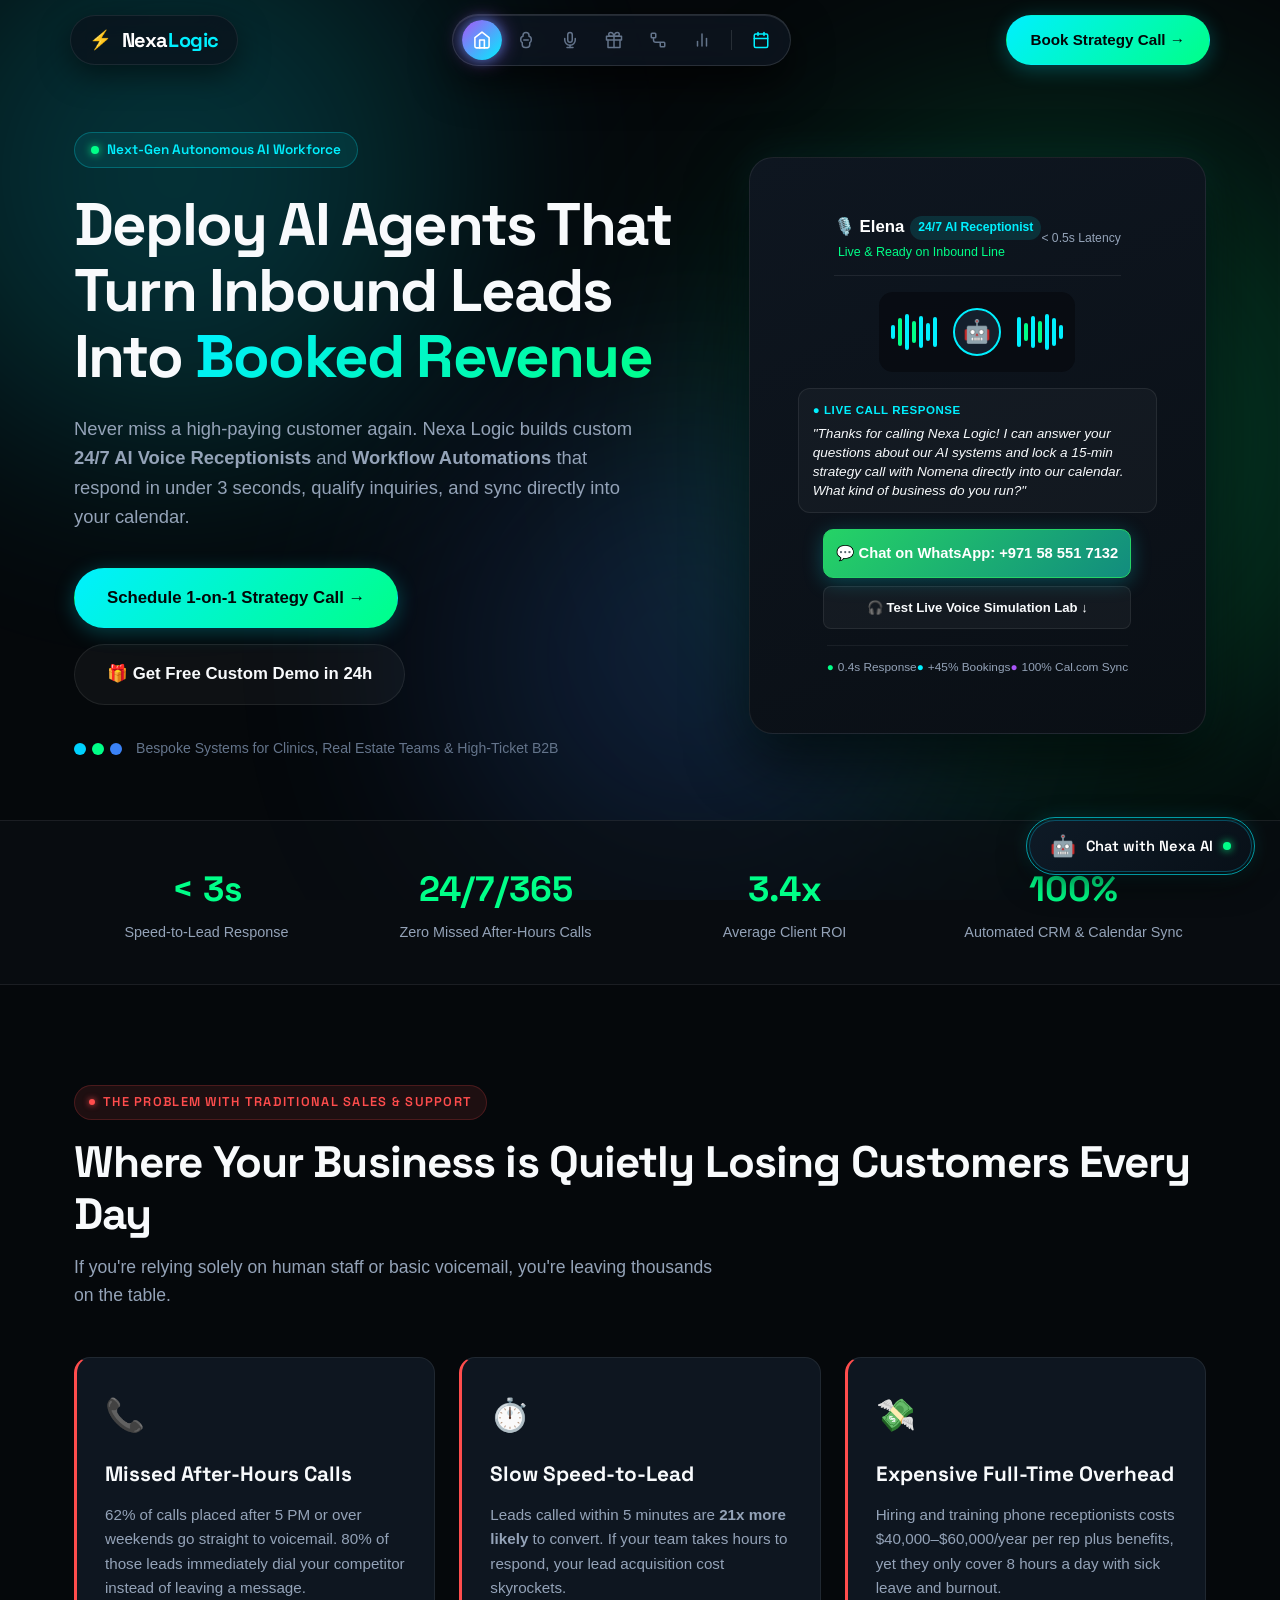
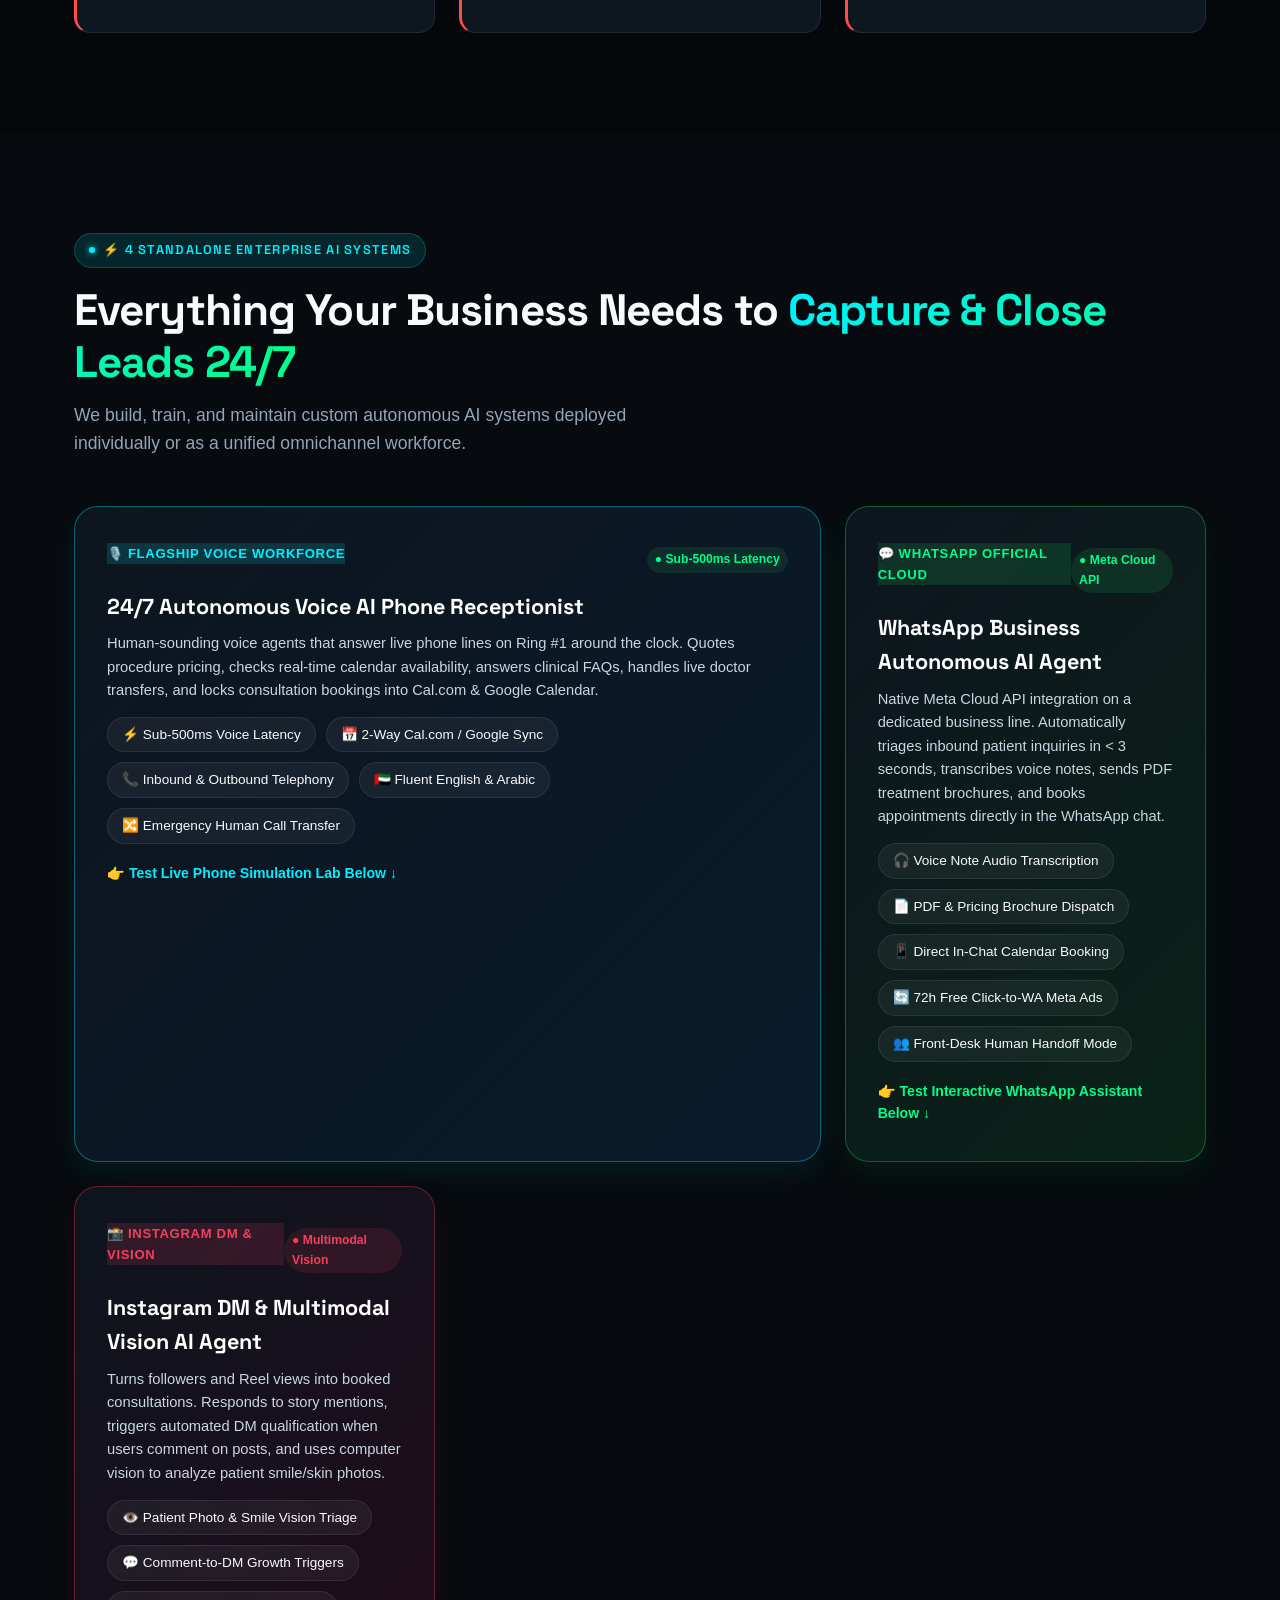
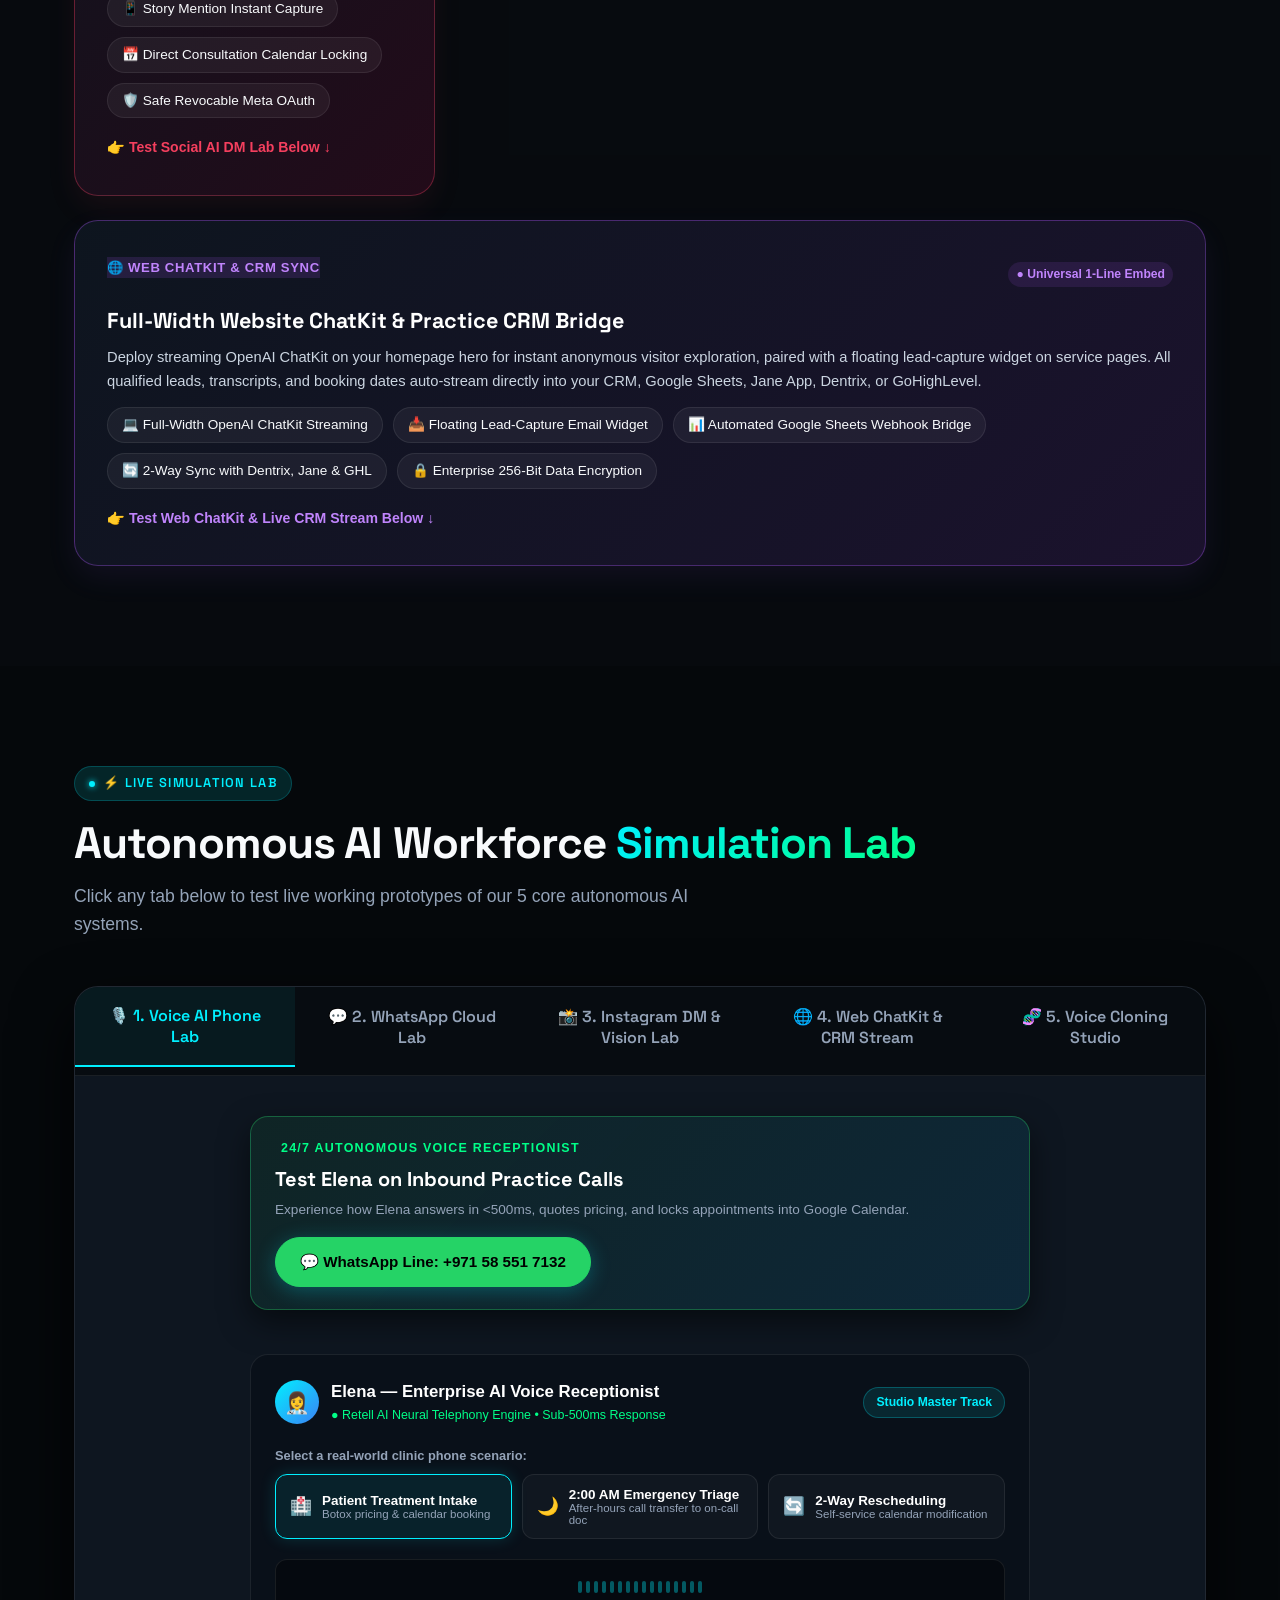
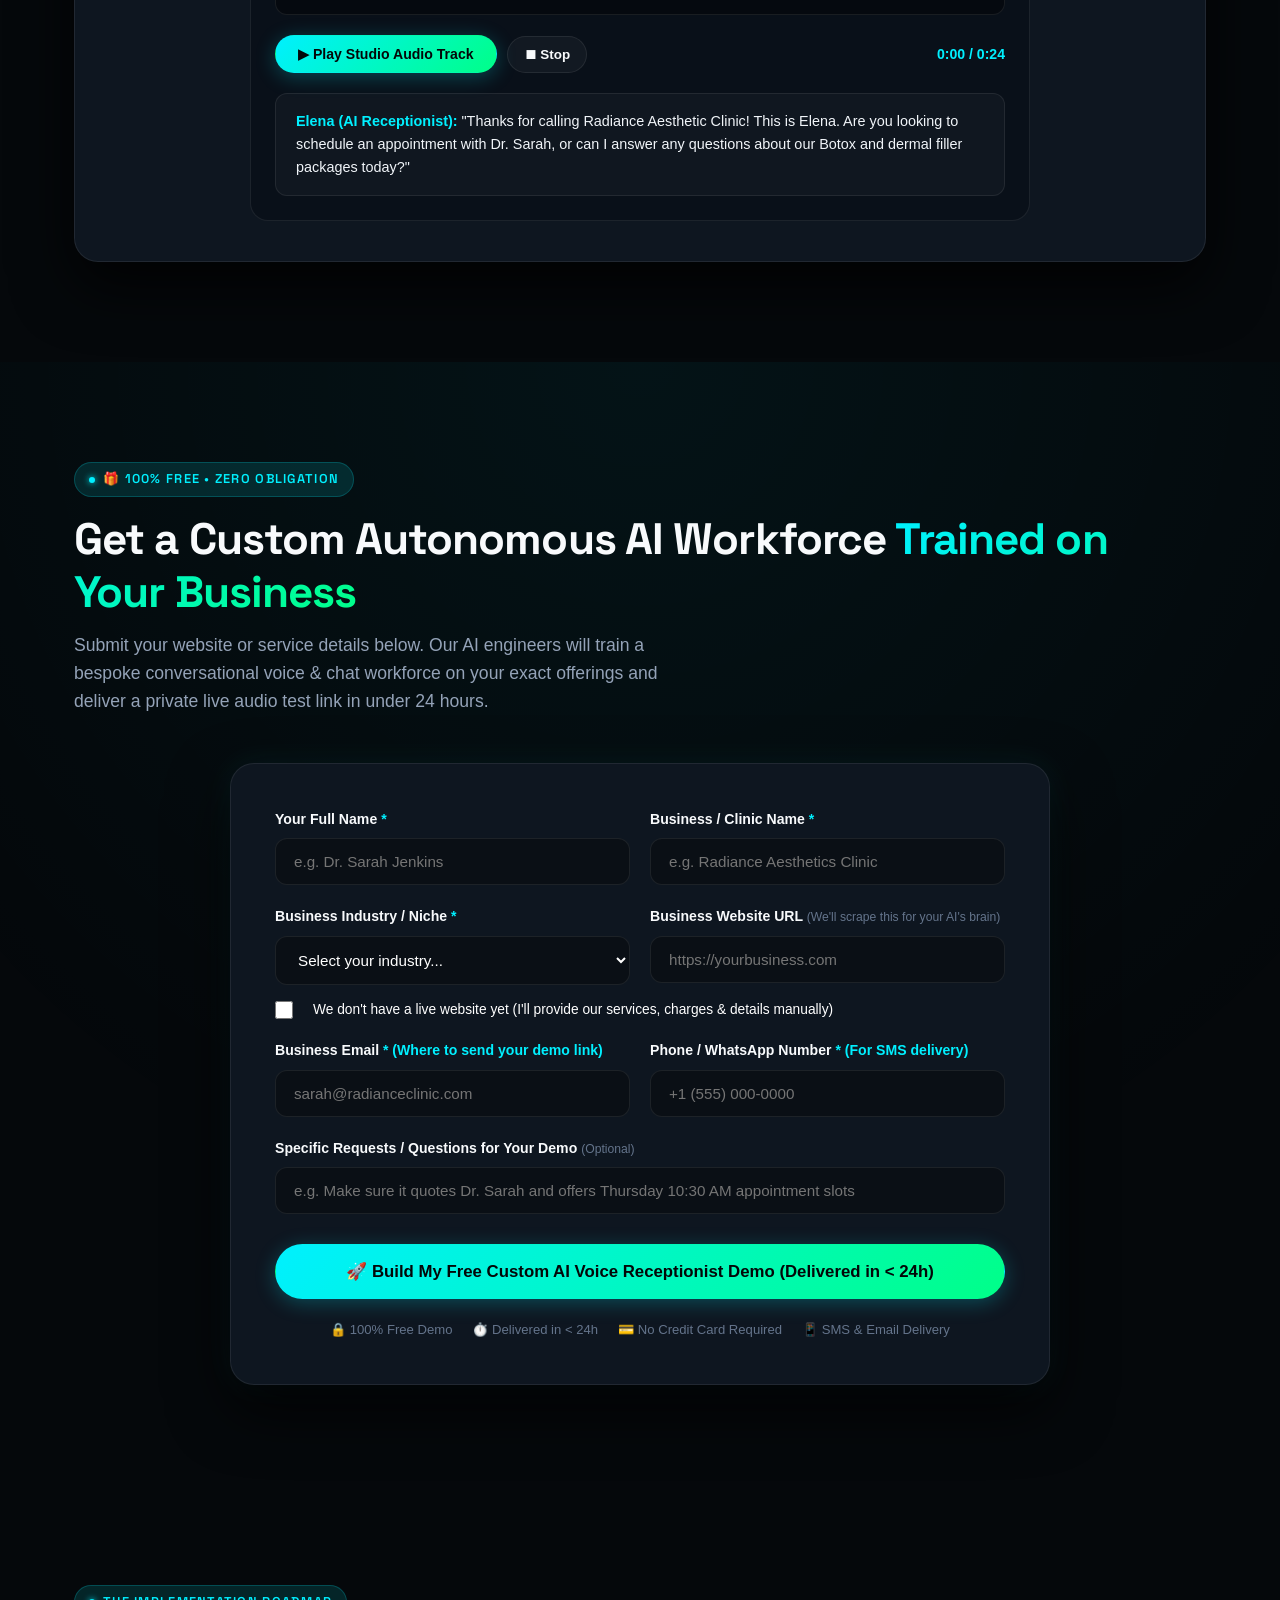
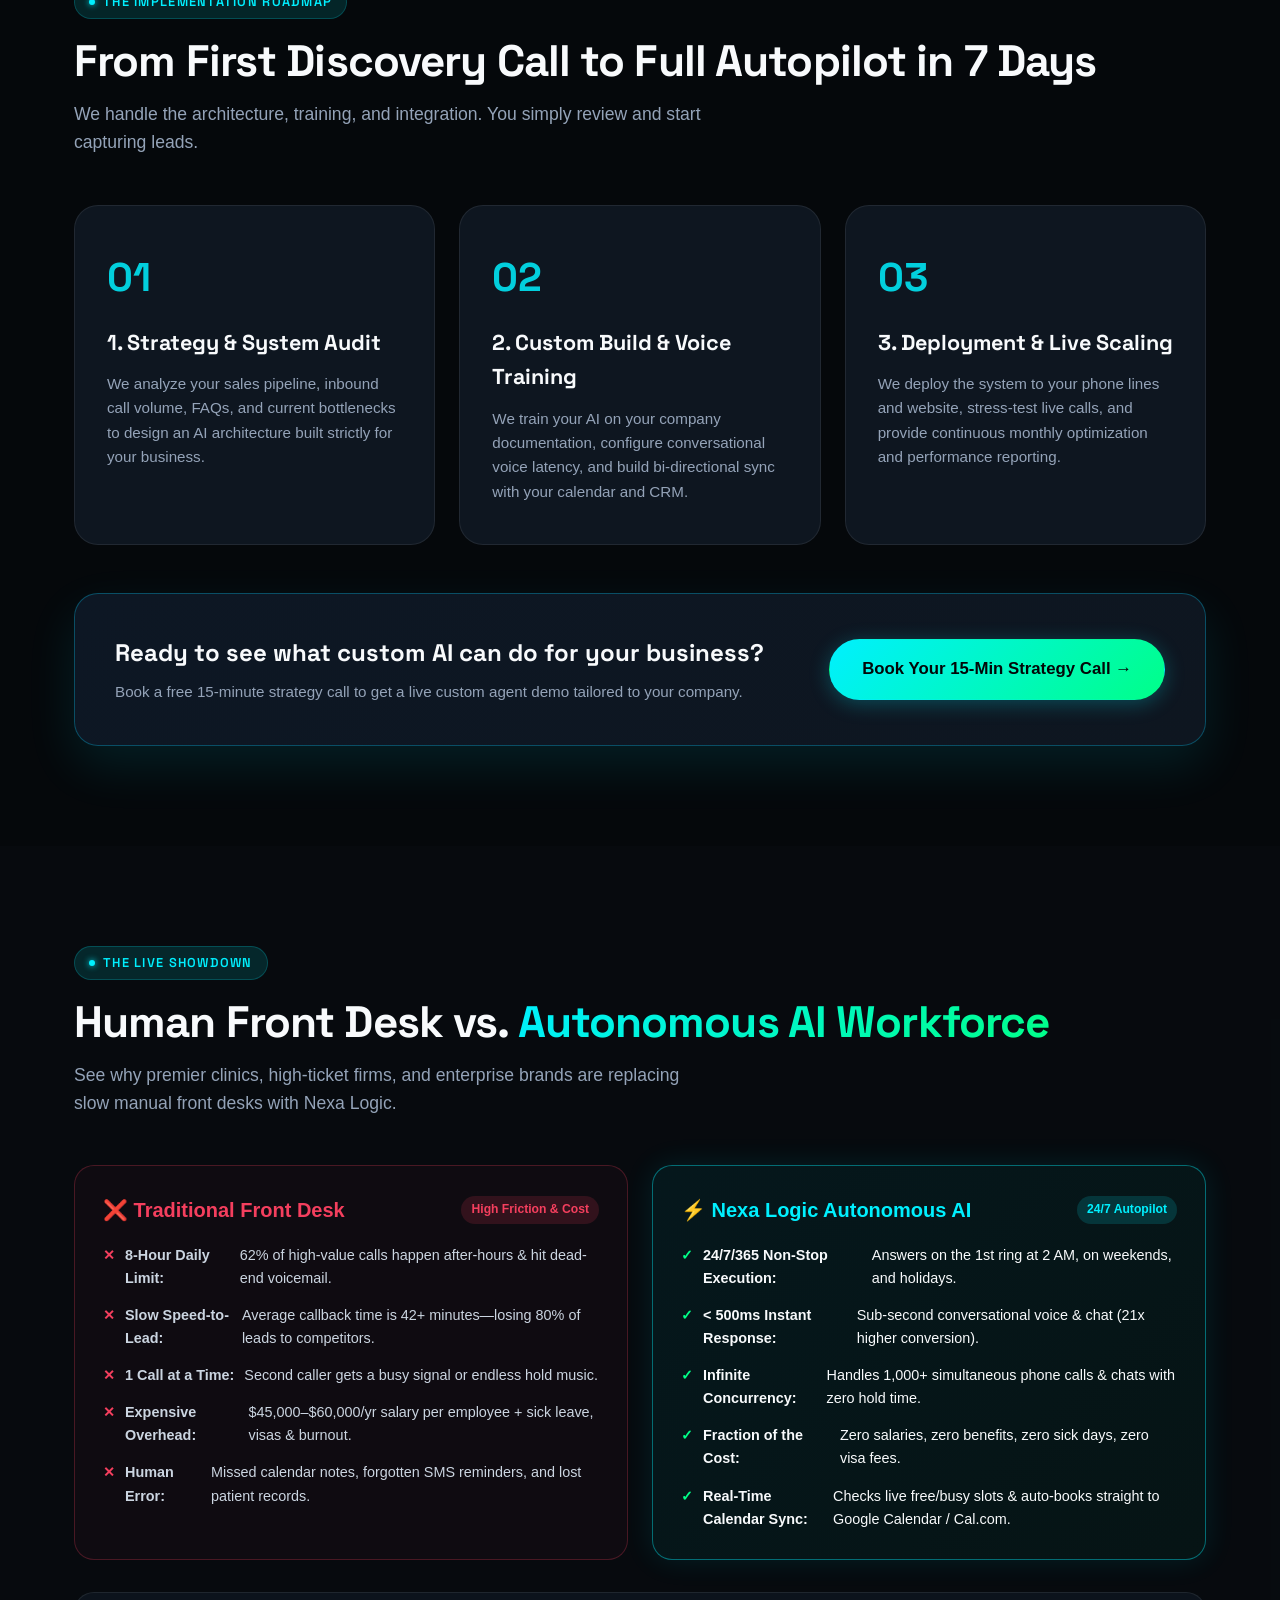
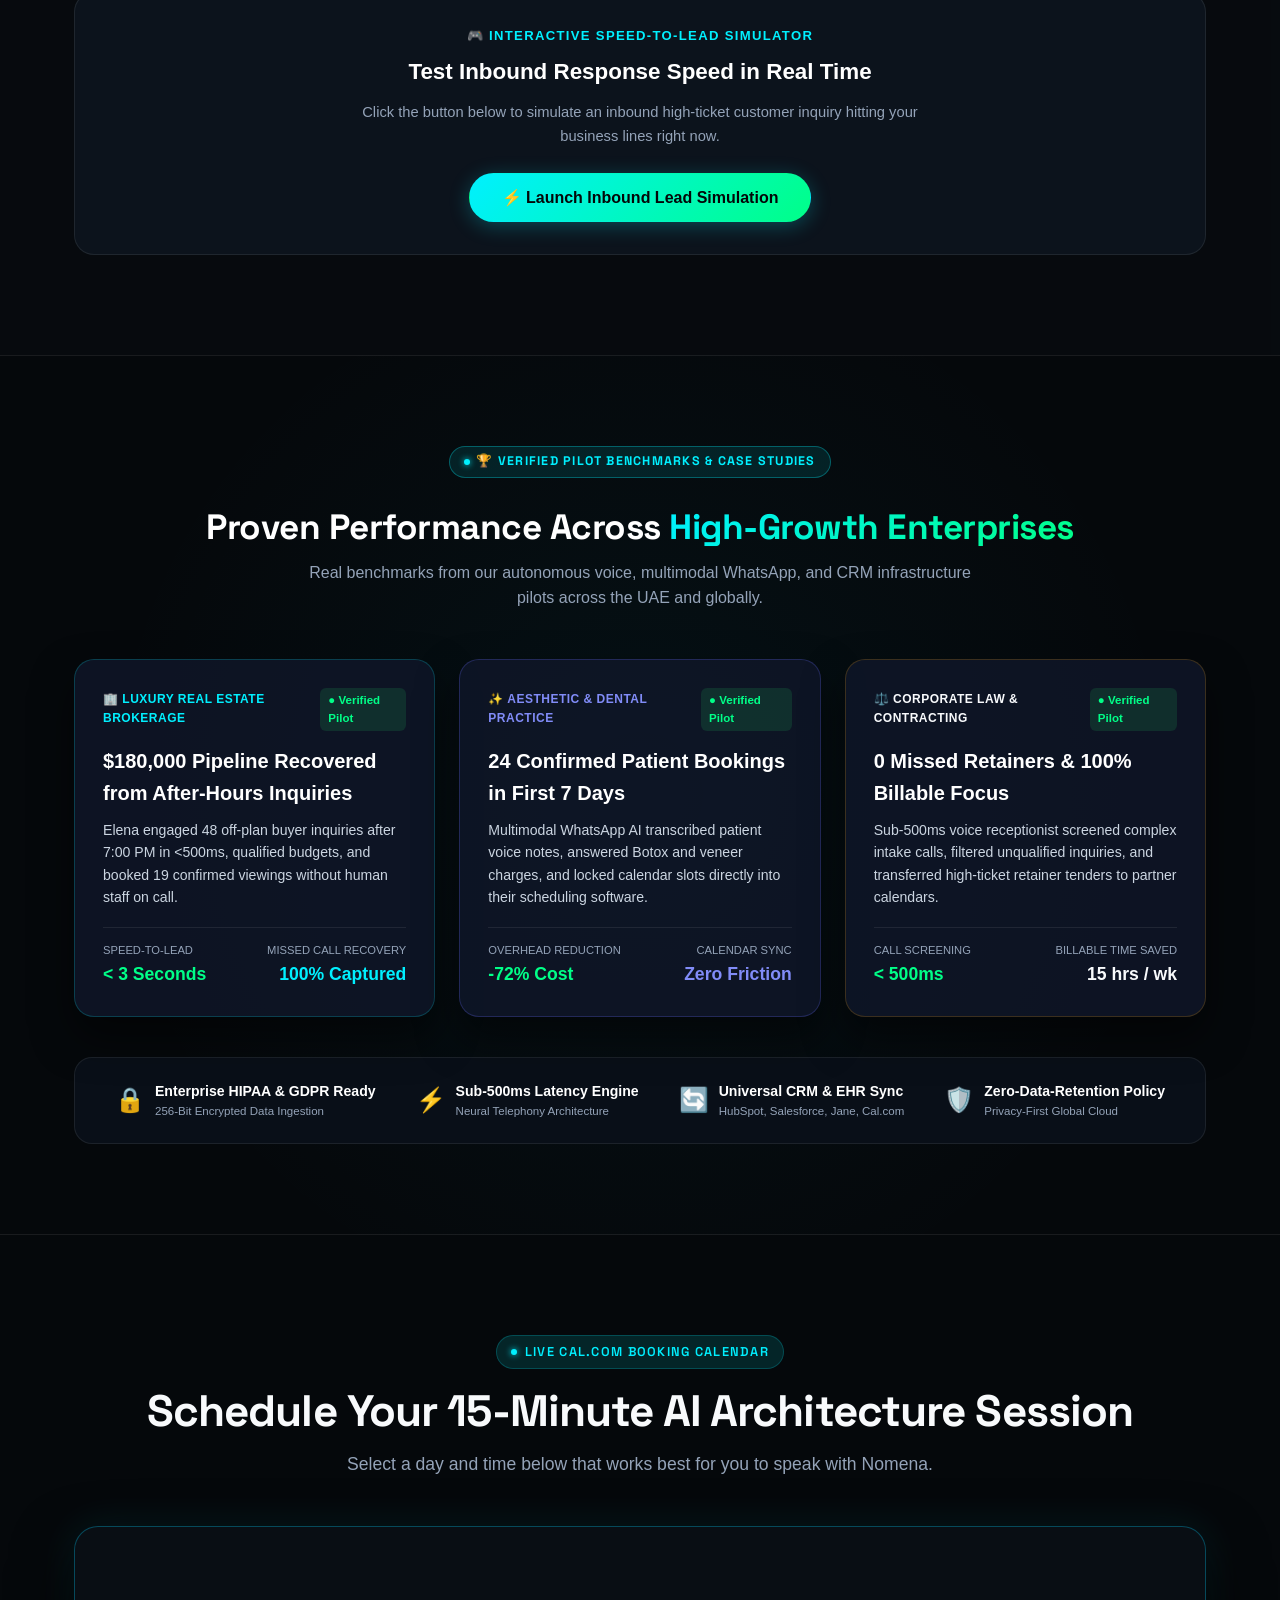
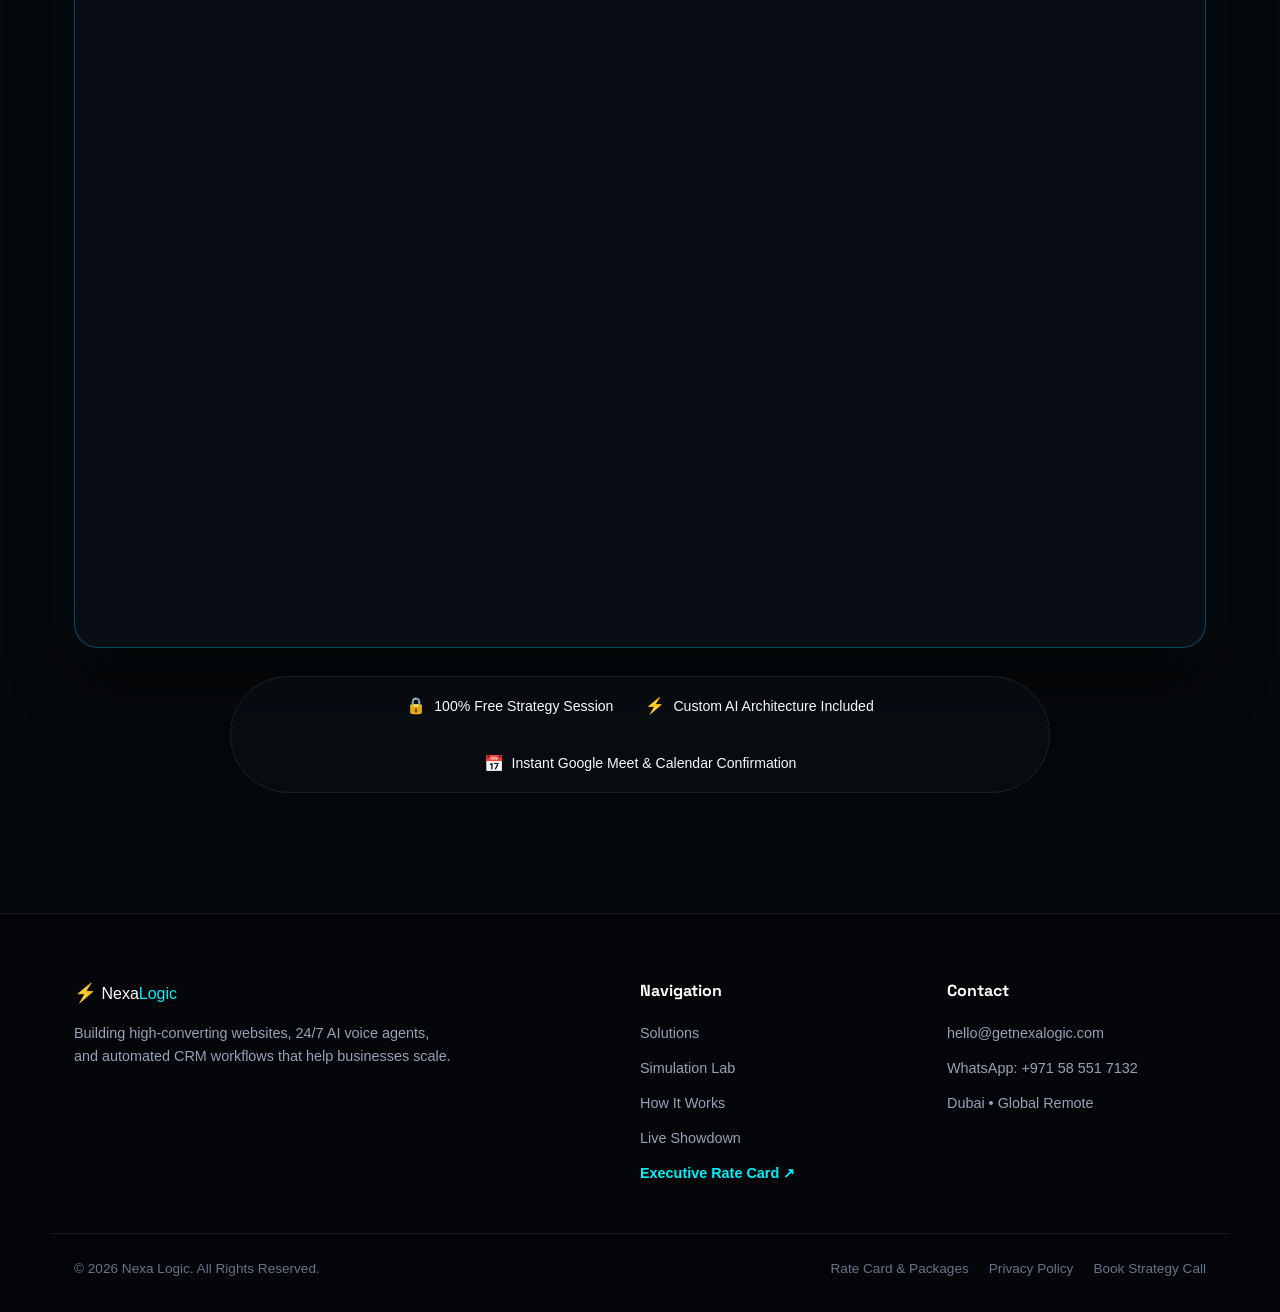
<file: index.html>
<!DOCTYPE html>
<html lang="en">
<head>
  <meta charset="UTF-8">
  <meta name="viewport" content="width=device-width, initial-scale=1.0">
  <title>Nexa Logic — Autonomous AI Agents, Voice Receptionists & Turnkey CRM Automations</title>
  <meta name="description" content="Nexa Logic deploys always-on AI voice agents, multi-channel chatbots, and automated CRM workflows that engage leads in seconds, qualify them, and book appointments 24/7.">
  <meta name="author" content="Nexa Logic">

  <!-- Favicon / Brand Logo for Browser Tabs -->
  <link rel="icon" type="image/svg+xml" href="favicon.svg">
  <link rel="alternate icon" href="assets/logo.jpg">
  <link rel="apple-touch-icon" href="favicon.svg">

  <!-- Fonts -->
  <link rel="preconnect" href="https://fonts.googleapis.com">
  <link rel="preconnect" href="https://fonts.gstatic.com" crossorigin>
  <link href="https://fonts.googleapis.com/css2?family=Plus+Jakarta+Sans:ital,wght@0,300..800;1,300..800&family=Space+Grotesk:wght@400..700&family=JetBrains+Mono:wght@400;600&display=swap" rel="stylesheet">
  
  <link rel="stylesheet" href="style.css">
</head>
<body>

  <!-- Ambient 3D Glowing Orbs -->
  <div class="ambient-bg" aria-hidden="true">
    <div class="orb orb-1"></div>
    <div class="orb orb-2"></div>
    <div class="orb orb-3"></div>
  </div>

  <!-- Floating Dynamic Island Header / Navigation Bar -->
  <header class="floating-nav-container">
    <div class="floating-nav-inner">
      
      <!-- Brand Logo -->
      <a href="#" class="brand-logo" id="nav-brand-logo">
        <span class="logo-icon">⚡</span>
        <span class="logo-text">Nexa<span class="logo-accent">Logic</span></span>
      </a>

      <!-- Floating Capsule Island -->
      <nav class="nav-island" id="nav-island" aria-label="Main Navigation">
        <a href="#hero" class="island-item active" data-tooltip="Home" aria-label="Home">
          <div class="island-icon-box">
            <svg width="18" height="18" viewBox="0 0 24 24" fill="none" stroke="currentColor" stroke-width="2" stroke-linecap="round" stroke-linejoin="round"><path d="m3 9 9-7 9 7v11a2 2 0 0 1-2 2H5a2 2 0 0 1-2-2z"/><polyline points="9 22 9 12 15 12 15 22"/></svg>
          </div>
        </a>

        <a href="#solutions" class="island-item" data-tooltip="Solutions" aria-label="Solutions">
          <div class="island-icon-box">
            <svg width="18" height="18" viewBox="0 0 24 24" fill="none" stroke="currentColor" stroke-width="2" stroke-linecap="round" stroke-linejoin="round"><path d="M12 2a4 4 0 0 0-4 4v1a4 4 0 0 0-3 3.87V12a4 4 0 0 0 2 3.46V18a4 4 0 0 0 4 4h2a4 4 0 0 0 4-4v-2.54A4 4 0 0 0 19 12v-1.13A4 4 0 0 0 16 7V6a4 4 0 0 0-4-4z"/><path d="M9 12h6"/></svg>
          </div>
        </a>

        <a href="#demo" class="island-item" data-tooltip="Simulation Lab" aria-label="Simulation Lab">
          <div class="island-icon-box">
            <svg width="18" height="18" viewBox="0 0 24 24" fill="none" stroke="currentColor" stroke-width="2" stroke-linecap="round" stroke-linejoin="round"><path d="M12 2a3 3 0 0 0-3 3v7a3 3 0 0 0 6 0V5a3 3 0 0 0-3-3z"/><path d="M19 10v2a7 7 0 0 1-14 0v-2"/><line x1="12" y1="19" x2="12" y2="22"/><line x1="8" y1="22" x2="16" y2="22"/></svg>
          </div>
        </a>

        <a href="#request-demo" class="island-item" data-tooltip="Free Custom Demo" aria-label="Free Demo">
          <div class="island-icon-box">
            <svg width="18" height="18" viewBox="0 0 24 24" fill="none" stroke="currentColor" stroke-width="2" stroke-linecap="round" stroke-linejoin="round"><path d="M20 12v10H4V12"/><path d="M2 7h20v5H2z"/><path d="M12 22V7"/><path d="M12 7H7.5a2.5 2.5 0 0 1 0-5C11 2 12 7 12 7z"/><path d="M12 7h4.5a2.5 2.5 0 0 0 0-5C13 2 12 7 12 7z"/></svg>
          </div>
        </a>

        <a href="#process" class="island-item" data-tooltip="How It Works" aria-label="How It Works">
          <div class="island-icon-box">
            <svg width="18" height="18" viewBox="0 0 24 24" fill="none" stroke="currentColor" stroke-width="2" stroke-linecap="round" stroke-linejoin="round"><rect x="3" y="3" width="6" height="6" rx="1"/><rect x="15" y="15" width="6" height="6" rx="1"/><path d="M6 9v3a3 3 0 0 0 3 3h6"/></svg>
          </div>
        </a>

        <a href="#showdown" class="island-item" data-tooltip="Live Showdown" aria-label="Live Showdown">
          <div class="island-icon-box">
            <svg width="18" height="18" viewBox="0 0 24 24" fill="none" stroke="currentColor" stroke-width="2" stroke-linecap="round" stroke-linejoin="round"><line x1="18" y1="20" x2="18" y2="10"/><line x1="12" y1="20" x2="12" y2="4"/><line x1="6" y1="20" x2="6" y2="14"/></svg>
          </div>
        </a>

        <div class="island-divider"></div>

        <a href="#booking" class="island-item island-cta" data-tooltip="Book Strategy Call" aria-label="Book Call">
          <div class="island-icon-box">
            <svg width="18" height="18" viewBox="0 0 24 24" fill="none" stroke="currentColor" stroke-width="2" stroke-linecap="round" stroke-linejoin="round"><rect x="3" y="4" width="18" height="18" rx="2" ry="2"/><line x1="16" y1="2" x2="16" y2="6"/><line x1="8" y1="2" x2="8" y2="6"/><line x1="3" y1="10" x2="21" y2="10"/></svg>
          </div>
        </a>
      </nav>

      <!-- Desktop Direct CTA Button -->
      <div class="nav-right-cta">
        <a href="#booking" class="btn btn-primary btn-glow">Book Strategy Call →</a>
      </div>

    </div>
  </header>

  <!-- Hero Section -->
  <header class="hero" id="hero">
    <div class="container hero-grid">
      
      <!-- Left Column: Copy & Value Prop -->
      <div class="hero-content">
        <div class="live-badge">
          <span class="live-dot"></span>
          <span>Next-Gen Autonomous AI Workforce</span>
        </div>

        <h1 class="hero-headline">
          Deploy AI Agents That Turn Inbound Leads Into <span class="gradient-text">Booked Revenue</span>
        </h1>

        <p class="hero-subhead">
          Never miss a high-paying customer again. Nexa Logic builds custom <strong>24/7 AI Voice Receptionists</strong> and <strong>Workflow Automations</strong> that respond in under 3 seconds, qualify inquiries, and sync directly into your calendar.
        </p>

        <div class="hero-cta-group">
          <a href="#booking" class="btn btn-primary btn-large btn-glow">Schedule 1-on-1 Strategy Call →</a>
          <a href="#request-demo" class="btn btn-secondary btn-large">
            <span>🎁 Get Free Custom Demo in 24h</span>
          </a>
        </div>

        <div class="social-proof-strip">
          <div class="avatars">
            <span class="avatar-dot" style="background:#00d2ff"></span>
            <span class="avatar-dot" style="background:#00ff88"></span>
            <span class="avatar-dot" style="background:#3b82f6"></span>
          </div>
          <p>Bespoke Systems for Clinics, Real Estate Teams & High-Ticket B2B</p>
        </div>
      </div>

      <!-- Right Column: Interactive Live AI Hotline Center -->
      <div class="hero-media-wrapper">
        <div class="hero-media-card" style="position: relative; overflow: visible;">
          
          <div class="media-preview-box" style="padding: 24px; display: flex; flex-direction: column; gap: 16px;">
            
            <!-- Live Hotline Header -->
            <div style="display: flex; justify-content: space-between; align-items: center; border-bottom: 1px solid rgba(255, 255, 255, 0.08); padding-bottom: 12px;">
              <div>
                <div style="font-weight: 700; font-size: 1.05rem; color: #fff; display: flex; align-items: center; gap: 6px;">
                  <span>🎙️ Elena</span>
                  <span style="font-size: 0.76rem; color: var(--cyan); background: rgba(0, 240, 255, 0.12); padding: 2px 8px; border-radius: 9999px; font-weight: 600;">24/7 AI Receptionist</span>
                </div>
                <div style="font-size: 0.78rem; color: var(--emerald); display: flex; align-items: center; gap: 4px; margin-top: 2px;">
                  <span class="pulse-dot" style="background: #22c55e;"></span> Live & Ready on Inbound Line
                </div>
              </div>
              <span style="font-family: var(--font-mono); font-size: 0.76rem; color: var(--text-muted);">&lt; 0.5s Latency</span>
            </div>

            <!-- Central Soundwave & Avatar -->
            <div style="display: flex; align-items: center; justify-content: center; gap: 16px; background: rgba(5, 8, 12, 0.6); border-radius: 14px; padding: 16px 12px;">
              <div class="soundwave-bar" style="height: 36px; display: flex; align-items: center; gap: 3px;">
                <span class="wave-bar" style="height: 14px;"></span>
                <span class="wave-bar" style="height: 28px;"></span>
                <span class="wave-bar" style="height: 36px;"></span>
                <span class="wave-bar" style="height: 22px;"></span>
                <span class="wave-bar" style="height: 32px;"></span>
                <span class="wave-bar" style="height: 18px;"></span>
                <span class="wave-bar" style="height: 30px;"></span>
              </div>
              <div class="ai-avatar-center" style="position: relative;">
                <div class="avatar-circle" style="width: 48px; height: 48px; font-size: 1.4rem;">🤖</div>
              </div>
              <div class="soundwave-bar" style="height: 36px; display: flex; align-items: center; gap: 3px;">
                <span class="wave-bar" style="height: 30px;"></span>
                <span class="wave-bar" style="height: 18px;"></span>
                <span class="wave-bar" style="height: 32px;"></span>
                <span class="wave-bar" style="height: 22px;"></span>
                <span class="wave-bar" style="height: 36px;"></span>
                <span class="wave-bar" style="height: 28px;"></span>
                <span class="wave-bar" style="height: 14px;"></span>
              </div>
            </div>

            <!-- Dialogue Quote -->
            <div style="background: rgba(255, 255, 255, 0.03); border: 1px solid var(--border); border-radius: 12px; padding: 12px 14px;">
              <span style="font-size: 0.72rem; color: var(--cyan); font-weight: 700; text-transform: uppercase; letter-spacing: 0.05em; display: block; margin-bottom: 4px;">● Live Call Response</span>
              <p style="font-size: 0.85rem; color: var(--text-primary); font-style: italic; line-height: 1.4; margin: 0;">"Thanks for calling Nexa Logic! I can answer your questions about our AI systems and lock a 15-min strategy call with Nomena directly into our calendar. What kind of business do you run?"</p>
            </div>

            <!-- Action Buttons -->
            <div style="display: flex; flex-direction: column; gap: 8px;">
              <a href="https://wa.me/971585517132" target="_blank" rel="noopener" class="btn btn-primary btn-glow" style="width: 100%; text-align: center; justify-content: center; font-size: 0.92rem; padding: 12px; border-radius: 10px; background: linear-gradient(135deg, #25D366 0%, #128C7E 100%); border-color: #25D366; color: #fff;">
                <span>💬 Chat on WhatsApp: +971 58 551 7132</span>
              </a>
              <a href="#demo" class="btn btn-secondary" style="width: 100%; text-align: center; justify-content: center; font-size: 0.82rem; padding: 10px; border-radius: 8px;">
                <span>🎧 Test Live Voice Simulation Lab ↓</span>
              </a>
            </div>

            <!-- Clean Non-Overlapping Telemetry Pills -->
            <div style="display: flex; justify-content: space-between; align-items: center; border-top: 1px solid rgba(255, 255, 255, 0.06); padding-top: 12px; font-size: 0.74rem; color: var(--text-muted);">
              <span style="display: flex; align-items: center; gap: 4px;"><span style="color: var(--emerald);">●</span> 0.4s Response</span>
              <span style="display: flex; align-items: center; gap: 4px;"><span style="color: var(--cyan);">●</span> +45% Bookings</span>
              <span style="display: flex; align-items: center; gap: 4px;"><span style="color: #a855f7;">●</span> 100% Cal.com Sync</span>
            </div>

          </div>

        </div>
      </div>

    </div>
  </header>

  <!-- Metrics Ticker -->
  <section class="metrics-section">
    <div class="container">
      <div class="metrics-grid">
        <div class="metric-box">
          <div class="metric-num">&lt; 3s</div>
          <div class="metric-desc">Speed-to-Lead Response</div>
        </div>
        <div class="metric-box">
          <div class="metric-num">24/7/365</div>
          <div class="metric-desc">Zero Missed After-Hours Calls</div>
        </div>
        <div class="metric-box">
          <div class="metric-num">3.4x</div>
          <div class="metric-desc">Average Client ROI</div>
        </div>
        <div class="metric-box">
          <div class="metric-num">100%</div>
          <div class="metric-desc">Automated CRM & Calendar Sync</div>
        </div>
      </div>
    </div>
  </section>

  <!-- The Problem Section -->
  <section class="problem-section">
    <div class="container">
      <div class="section-badge danger-badge">
        <span class="danger-dot"></span>
        <span>The Problem with Traditional Sales & Support</span>
      </div>

      <h2 class="section-title">Where Your Business is Quietly Losing Customers Every Day</h2>
      <p class="section-subtitle">If you're relying solely on human staff or basic voicemail, you're leaving thousands on the table.</p>

      <div class="problem-grid">
        <div class="problem-card">
          <div class="problem-icon">📞</div>
          <h3>Missed After-Hours Calls</h3>
          <p>62% of calls placed after 5 PM or over weekends go straight to voicemail. 80% of those leads immediately dial your competitor instead of leaving a message.</p>
        </div>

        <div class="problem-card">
          <div class="problem-icon">⏱️</div>
          <h3>Slow Speed-to-Lead</h3>
          <p>Leads called within 5 minutes are <strong>21x more likely</strong> to convert. If your team takes hours to respond, your lead acquisition cost skyrockets.</p>
        </div>

        <div class="problem-card">
          <div class="problem-icon">💸</div>
          <h3>Expensive Full-Time Overhead</h3>
          <p>Hiring and training phone receptionists costs $40,000–$60,000/year per rep plus benefits, yet they only cover 8 hours a day with sick leave and burnout.</p>
        </div>
      </div>
    </div>
  </section>

  <!-- Core Solutions: 4 Distinct Standalone AI Systems -->
  <section id="solutions" class="solutions-section">
    <div class="container">
      <div class="section-badge cyan-badge">
        <span class="cyan-dot"></span>
        <span>⚡ 4 Standalone Enterprise AI Systems</span>
      </div>

      <h2 class="section-title">Everything Your Business Needs to <span class="gradient-text">Capture & Close Leads 24/7</span></h2>
      <p class="section-subtitle">We build, train, and maintain custom autonomous AI systems deployed individually or as a unified omnichannel workforce.</p>

      <!-- 4 Grand Standalone Service Pillars -->
      <div class="bento-grid" style="display: grid; grid-template-columns: repeat(auto-fit, minmax(320px, 1fr)); gap: 24px; margin-top: 36px;">
        
        <!-- Pillar 1: 24/7 Autonomous Voice AI Phone Receptionist -->
        <div class="bento-card bento-large" onclick="jumpToDemo('voice')" style="cursor: pointer; background: linear-gradient(135deg, rgba(14, 22, 32, 0.95) 0%, rgba(10, 30, 48, 0.9) 100%); border: 1px solid rgba(0, 240, 255, 0.35); box-shadow: 0 12px 30px rgba(0, 240, 255, 0.08);">
          <div style="display: flex; justify-content: space-between; align-items: center; margin-bottom: 12px;">
            <div class="bento-tag" style="background: rgba(0, 240, 255, 0.15); color: var(--cyan); font-weight: 700;">🎙️ Flagship Voice Workforce</div>
            <span style="font-size: 0.76rem; color: var(--emerald); background: rgba(34, 197, 94, 0.12); padding: 3px 8px; border-radius: 9999px; font-weight: 700;">● Sub-500ms Latency</span>
          </div>
          <h3 style="font-size: 1.35rem; font-weight: 800; color: #fff; margin-bottom: 8px;">24/7 Autonomous Voice AI Phone Receptionist</h3>
          <p style="font-size: 0.92rem; color: #cbd5e1; line-height: 1.6;">
            Human-sounding voice agents that answer live phone lines on Ring #1 around the clock. Quotes procedure pricing, checks real-time calendar availability, answers clinical FAQs, handles live doctor transfers, and locks consultation bookings into Cal.com & Google Calendar.
          </p>
          <div class="feature-pills" style="margin-top: 14px;">
            <span>⚡ Sub-500ms Voice Latency</span>
            <span>📅 2-Way Cal.com / Google Sync</span>
            <span>📞 Inbound & Outbound Telephony</span>
            <span>🇦🇪 Fluent English & Arabic</span>
            <span>🔀 Emergency Human Call Transfer</span>
          </div>
          <div style="margin-top: 18px; font-size: 0.88rem; color: var(--cyan); font-weight: 700; display: flex; align-items: center; gap: 6px;">
            <span>👉 Test Live Phone Simulation Lab Below ↓</span>
          </div>
        </div>

        <!-- Pillar 2: WhatsApp Business Cloud AI Agent -->
        <div class="bento-card" onclick="jumpToDemo('whatsapp')" style="cursor: pointer; background: linear-gradient(135deg, rgba(14, 22, 32, 0.95) 0%, rgba(10, 38, 26, 0.9) 100%); border: 1px solid rgba(37, 211, 102, 0.35); box-shadow: 0 12px 30px rgba(37, 211, 102, 0.08);">
          <div style="display: flex; justify-content: space-between; align-items: center; margin-bottom: 12px;">
            <div class="bento-tag" style="background: rgba(37, 211, 102, 0.15); color: var(--emerald); font-weight: 700;">💬 WhatsApp Official Cloud</div>
            <span style="font-size: 0.76rem; color: var(--emerald); background: rgba(37, 211, 102, 0.12); padding: 3px 8px; border-radius: 9999px; font-weight: 700;">● Meta Cloud API</span>
          </div>
          <h3 style="font-size: 1.35rem; font-weight: 800; color: #fff; margin-bottom: 8px;">WhatsApp Business Autonomous AI Agent</h3>
          <p style="font-size: 0.92rem; color: #cbd5e1; line-height: 1.6;">
            Native Meta Cloud API integration on a dedicated business line. Automatically triages inbound patient inquiries in &lt; 3 seconds, transcribes voice notes, sends PDF treatment brochures, and books appointments directly in the WhatsApp chat.
          </p>
          <div class="feature-pills" style="margin-top: 14px;">
            <span>🎧 Voice Note Audio Transcription</span>
            <span>📄 PDF & Pricing Brochure Dispatch</span>
            <span>📱 Direct In-Chat Calendar Booking</span>
            <span>🔄 72h Free Click-to-WA Meta Ads</span>
            <span>👥 Front-Desk Human Handoff Mode</span>
          </div>
          <div style="margin-top: 18px; font-size: 0.88rem; color: var(--emerald); font-weight: 700; display: flex; align-items: center; gap: 6px;">
            <span>👉 Test Interactive WhatsApp Assistant Below ↓</span>
          </div>
        </div>

        <!-- Pillar 3: Instagram DM & Multimodal Vision AI Agent -->
        <div class="bento-card" onclick="jumpToDemo('instagram')" style="cursor: pointer; background: linear-gradient(135deg, rgba(14, 22, 32, 0.95) 0%, rgba(38, 12, 28, 0.9) 100%); border: 1px solid rgba(244, 63, 94, 0.35); box-shadow: 0 12px 30px rgba(244, 63, 94, 0.08);">
          <div style="display: flex; justify-content: space-between; align-items: center; margin-bottom: 12px;">
            <div class="bento-tag" style="background: rgba(244, 63, 94, 0.15); color: #f43f5e; font-weight: 700;">📸 Instagram DM & Vision</div>
            <span style="font-size: 0.76rem; color: #f43f5e; background: rgba(244, 63, 94, 0.12); padding: 3px 8px; border-radius: 9999px; font-weight: 700;">● Multimodal Vision</span>
          </div>
          <h3 style="font-size: 1.35rem; font-weight: 800; color: #fff; margin-bottom: 8px;">Instagram DM & Multimodal Vision AI Agent</h3>
          <p style="font-size: 0.92rem; color: #cbd5e1; line-height: 1.6;">
            Turns followers and Reel views into booked consultations. Responds to story mentions, triggers automated DM qualification when users comment on posts, and uses computer vision to analyze patient smile/skin photos.
          </p>
          <div class="feature-pills" style="margin-top: 14px;">
            <span>👁️ Patient Photo & Smile Vision Triage</span>
            <span>💬 Comment-to-DM Growth Triggers</span>
            <span>📱 Story Mention Instant Capture</span>
            <span>📅 Direct Consultation Calendar Locking</span>
            <span>🛡️ Safe Revocable Meta OAuth</span>
          </div>
          <div style="margin-top: 18px; font-size: 0.88rem; color: #f43f5e; font-weight: 700; display: flex; align-items: center; gap: 6px;">
            <span>👉 Test Social AI DM Lab Below ↓</span>
          </div>
        </div>

        <!-- Pillar 4: Website ChatKit & Custom Practice CRM Sync -->
        <div class="bento-card bento-wide" onclick="jumpToDemo('chatkit')" style="cursor: pointer; background: linear-gradient(135deg, rgba(14, 22, 32, 0.95) 0%, rgba(30, 20, 50, 0.9) 100%); border: 1px solid rgba(168, 85, 247, 0.35); box-shadow: 0 12px 30px rgba(168, 85, 247, 0.08);">
          <div style="display: flex; justify-content: space-between; align-items: center; margin-bottom: 12px;">
            <div class="bento-tag" style="background: rgba(168, 85, 247, 0.15); color: #c084fc; font-weight: 700;">🌐 Web ChatKit & CRM Sync</div>
            <span style="font-size: 0.76rem; color: #c084fc; background: rgba(168, 85, 247, 0.12); padding: 3px 8px; border-radius: 9999px; font-weight: 700;">● Universal 1-Line Embed</span>
          </div>
          <h3 style="font-size: 1.35rem; font-weight: 800; color: #fff; margin-bottom: 8px;">Full-Width Website ChatKit & Practice CRM Bridge</h3>
          <p style="font-size: 0.92rem; color: #cbd5e1; line-height: 1.6;">
            Deploy streaming OpenAI ChatKit on your homepage hero for instant anonymous visitor exploration, paired with a floating lead-capture widget on service pages. All qualified leads, transcripts, and booking dates auto-stream directly into your CRM, Google Sheets, Jane App, Dentrix, or GoHighLevel.
          </p>
          <div class="feature-pills" style="margin-top: 14px;">
            <span>💻 Full-Width OpenAI ChatKit Streaming</span>
            <span>📥 Floating Lead-Capture Email Widget</span>
            <span>📊 Automated Google Sheets Webhook Bridge</span>
            <span>🔄 2-Way Sync with Dentrix, Jane & GHL</span>
            <span>🔒 Enterprise 256-Bit Data Encryption</span>
          </div>
          <div style="margin-top: 18px; font-size: 0.88rem; color: #c084fc; font-weight: 700; display: flex; align-items: center; gap: 6px;">
            <span>👉 Test Web ChatKit & Live CRM Stream Below ↓</span>
          </div>
        </div>

      </div>
    </div>
  </section>

  <!-- Autonomous AI Workforce Simulation Lab -->
  <section id="demo" class="demo-section">
    <div class="container">
      <div class="section-badge cyan-badge">
        <span class="cyan-dot"></span>
        <span>⚡ Live Simulation Lab</span>
      </div>

      <h2 class="section-title">Autonomous AI Workforce <span class="gradient-text">Simulation Lab</span></h2>
      <p class="section-subtitle">Click any tab below to test live working prototypes of our 5 core autonomous AI systems.</p>

      <!-- Mobile Swipe Guide Banner -->
      <div class="mobile-swipe-guide">
        <span>👈 Swipe tabs to test all 5 simulation labs 👉</span>
      </div>

      <div class="demo-widget-card" id="demo-swipe-card">
        
        <!-- 5 Switchable Showroom Tabs for 4 Core Services + Voice Cloning -->
        <div class="demo-tabs" id="demo-tabs-container" style="display: flex; gap: 8px; overflow-x: auto; padding-bottom: 8px;">
          <button class="demo-tab active" id="tab-btn-voice" onclick="switchDemo('voice')">🎙️ 1. Voice AI Phone Lab</button>
          <button class="demo-tab" id="tab-btn-whatsapp" onclick="switchDemo('whatsapp')">💬 2. WhatsApp Cloud Lab</button>
          <button class="demo-tab" id="tab-btn-instagram" onclick="switchDemo('instagram')">📸 3. Instagram DM & Vision Lab</button>
          <button class="demo-tab" id="tab-btn-chatkit" onclick="switchDemo('chatkit')">🌐 4. Web ChatKit & CRM Stream</button>
          <button class="demo-tab" id="tab-btn-cloning" onclick="switchDemo('cloning')">🧬 5. Voice Cloning Studio</button>
        </div>

        <!-- Mobile Demo Pagination Dots -->
        <div class="mobile-demo-dots" id="mobile-demo-dots">
          <span class="m-dot active" onclick="switchDemo('voice')"></span>
          <span class="m-dot" onclick="switchDemo('whatsapp')"></span>
          <span class="m-dot" onclick="switchDemo('instagram')"></span>
          <span class="m-dot" onclick="switchDemo('chatkit')"></span>
          <span class="m-dot" onclick="switchDemo('cloning')"></span>
        </div>

        <!-- 1. Voice AI Phone Demo View -->
        <div id="voice-demo-view" class="demo-view active">
          <div class="voice-sim-box">
            
            <!-- WhatsApp & Live Studio Hero Card -->
            <div style="background: linear-gradient(135deg, rgba(37, 211, 102, 0.08) 0%, rgba(14, 165, 233, 0.12) 100%); border: 1px solid rgba(37, 211, 102, 0.35); border-radius: 18px; padding: 22px 24px; margin-bottom: 24px; display: flex; align-items: center; justify-content: space-between; flex-wrap: wrap; gap: 16px; box-shadow: 0 12px 30px rgba(0, 0, 0, 0.5);">
              <div>
                <div style="font-size: 0.78rem; text-transform: uppercase; letter-spacing: 0.1em; color: var(--emerald); font-weight: 700; display: flex; align-items: center; gap: 6px; margin-bottom: 4px;">
                  <span class="pulse-dot" style="background: #22c55e;"></span> 24/7 AUTONOMOUS VOICE RECEPTIONIST
                </div>
                <h3 style="font-size: 1.25rem; color: #fff; margin: 0 0 4px; font-family: var(--font-display);">Test Elena on Inbound Practice Calls</h3>
                <p style="font-size: 0.85rem; color: var(--text-muted); margin: 0;">Experience how Elena answers in &lt;500ms, quotes pricing, and locks appointments into Google Calendar.</p>
              </div>
              <a href="https://wa.me/971585517132" target="_blank" rel="noopener" class="btn btn-primary" style="padding: 12px 24px; font-size: 0.95rem; font-weight: 700; white-space: nowrap; background: #25D366; border-color: #25D366; color: #000;">
                <span>💬 WhatsApp Line: +971 58 551 7132</span>
              </a>
            </div>

            <!-- Studio Telephony Scenario Console -->
            <div style="background: rgba(10, 16, 26, 0.95); border: 1px solid var(--border); border-radius: 18px; padding: 24px; display: flex; flex-direction: column; gap: 20px;">
              
              <div style="display: flex; justify-content: space-between; align-items: center; flex-wrap: wrap; gap: 10px;">
                <div style="display: flex; align-items: center; gap: 12px;">
                  <div style="width: 44px; height: 44px; border-radius: 50%; background: linear-gradient(135deg, var(--cyan), var(--blue)); display: flex; align-items: center; justify-content: center; font-size: 1.3rem;">
                    👩‍⚕️
                  </div>
                  <div>
                    <div style="font-weight: 700; color: #fff; font-size: 1.05rem;">Elena — Enterprise AI Voice Receptionist</div>
                    <div style="font-size: 0.78rem; color: var(--emerald);">● Retell AI Neural Telephony Engine • Sub-500ms Response</div>
                  </div>
                </div>
                <span style="background: rgba(0, 240, 255, 0.1); color: var(--cyan); font-size: 0.76rem; padding: 5px 12px; border-radius: 9999px; font-weight: 600; border: 1px solid rgba(0, 240, 255, 0.25);">
                  Studio Master Track
                </span>
              </div>

              <!-- Interactive Scenario Selectors -->
              <div style="display: flex; flex-direction: column; gap: 8px;">
                <div style="font-size: 0.8rem; color: var(--text-muted); font-weight: 600;">Select a real-world clinic phone scenario:</div>
                <div style="display: grid; grid-template-columns: repeat(auto-fit, minmax(210px, 1fr)); gap: 10px;">
                  <button class="voice-scenario-btn active" id="btn-scen-1" onclick="switchVoiceScenario(1)">
                    <span style="font-size: 1.1rem;">🏥</span>
                    <div style="text-align: left;">
                      <div style="font-weight: 700; font-size: 0.84rem; color: #fff;">Patient Treatment Intake</div>
                      <div style="font-size: 0.72rem; color: var(--text-muted);">Botox pricing & calendar booking</div>
                    </div>
                  </button>

                  <button class="voice-scenario-btn" id="btn-scen-2" onclick="switchVoiceScenario(2)">
                    <span style="font-size: 1.1rem;">🌙</span>
                    <div style="text-align: left;">
                      <div style="font-weight: 700; font-size: 0.84rem; color: #fff;">2:00 AM Emergency Triage</div>
                      <div style="font-size: 0.72rem; color: var(--text-muted);">After-hours call transfer to on-call doc</div>
                    </div>
                  </button>

                  <button class="voice-scenario-btn" id="btn-scen-3" onclick="switchVoiceScenario(3)">
                    <span style="font-size: 1.1rem;">🔄</span>
                    <div style="text-align: left;">
                      <div style="font-weight: 700; font-size: 0.84rem; color: #fff;">2-Way Rescheduling</div>
                      <div style="font-size: 0.72rem; color: var(--text-muted);">Self-service calendar modification</div>
                    </div>
                  </button>
                </div>
              </div>

              <!-- Studio Audio Visualizer Waveform -->
              <div class="studio-waveform-box" id="voice-sim-waveform" style="display: flex; align-items: center; justify-content: center; gap: 4px; height: 56px; background: rgba(5, 8, 12, 0.7); border-radius: 12px; padding: 0 18px; border: 1px solid var(--border);">
                <span class="wave-bar"></span><span class="wave-bar"></span><span class="wave-bar"></span><span class="wave-bar"></span><span class="wave-bar"></span><span class="wave-bar"></span><span class="wave-bar"></span><span class="wave-bar"></span><span class="wave-bar"></span><span class="wave-bar"></span><span class="wave-bar"></span><span class="wave-bar"></span><span class="wave-bar"></span><span class="wave-bar"></span><span class="wave-bar"></span><span class="wave-bar"></span>
              </div>

              <!-- Audio Player Controls -->
              <div style="display: flex; align-items: center; justify-content: space-between; flex-wrap: wrap; gap: 12px;">
                <div style="display: flex; gap: 10px; align-items: center;">
                  <button id="btn-voice-play" class="btn btn-primary btn-glow" style="padding: 10px 22px; font-size: 0.88rem;" onclick="toggleScenarioAudioPlayback()">
                    <span id="btn-voice-play-text">▶ Play Studio Audio Track</span>
                  </button>
                  <button class="btn btn-secondary" style="padding: 10px 16px; font-size: 0.84rem;" onclick="stopScenarioAudioPlayback()">
                    <span>⏹ Stop</span>
                  </button>
                </div>
                <div id="voice-scenario-timer" style="font-family: var(--font-mono); font-size: 0.88rem; color: var(--cyan); font-weight: 600;">
                  0:00 / 0:24
                </div>
              </div>

              <!-- Dynamic Live Call Transcript -->
              <div id="voice-scenario-transcript" style="background: rgba(255, 255, 255, 0.03); border: 1px solid var(--border); border-radius: 12px; padding: 16px 20px; font-size: 0.9rem; line-height: 1.6; color: #f1f5f9;">
                <strong style="color: var(--cyan);">Elena (AI Receptionist):</strong> "Thanks for calling Radiance Aesthetic Clinic! This is Elena. Are you looking to schedule an appointment with Dr. Sarah, or can I answer any questions about our Botox and dermal filler packages today?"
              </div>

            </div>
          </div>
        </div>

        <!-- 2. WhatsApp Business Cloud AI Demo View -->
        <div id="whatsapp-demo-view" class="demo-view">
          <div class="whatsapp-sim-box" style="display: flex; flex-direction: column; gap: 20px; max-width: 780px; margin: 0 auto;">
            
            <div style="text-align: center;">
              <span class="badge" style="background: rgba(37, 211, 102, 0.15); color: #25D366; border: 1px solid rgba(37, 211, 102, 0.3); font-size: 0.78rem; padding: 4px 12px; border-radius: 9999px;">💬 Official Meta WhatsApp Cloud API</span>
              <h3 style="font-family: var(--font-display); font-size: 1.35rem; margin: 10px 0 6px;">WhatsApp Business 24/7 Consultation Booking Lab</h3>
              <p style="font-size: 0.92rem; color: var(--text-muted); max-width: 600px; margin: 0 auto;">Simulate how our WhatsApp AI automatically transcribes patient voice notes, dispatches treatment brochures, and books consultation slots in real time.</p>
            </div>

            <!-- WhatsApp Simulated Device Container -->
            <div style="background: #0b141a; border: 1px solid rgba(37, 211, 102, 0.3); border-radius: 20px; overflow: hidden; box-shadow: 0 16px 40px rgba(0, 0, 0, 0.7);">
              
              <!-- WhatsApp Header Bar -->
              <div style="background: #1f2c34; padding: 12px 18px; display: flex; align-items: center; justify-content: space-between; border-bottom: 1px solid rgba(255, 255, 255, 0.08);">
                <div style="display: flex; align-items: center; gap: 12px;">
                  <div style="width: 40px; height: 40px; border-radius: 50%; background: #00a884; display: flex; align-items: center; justify-content: center; font-size: 1.2rem;">
                    🏥
                  </div>
                  <div>
                    <div style="font-weight: 700; color: #e9edef; font-size: 0.95rem; display: flex; align-items: center; gap: 6px;">
                      <span>Smile Studio Dubai</span>
                      <span style="color: #00a884; font-size: 0.85rem;">✓</span>
                    </div>
                    <div style="font-size: 0.74rem; color: #8696a0;">Official WhatsApp Business Account • Online</div>
                  </div>
                </div>
                <button class="btn btn-secondary" style="padding: 4px 10px; font-size: 0.74rem;" onclick="resetWhatsAppDemoChat()">Reset Chat ⟳</button>
              </div>

              <!-- WhatsApp Chat Stream Window -->
              <div id="wa-demo-chat-window" style="padding: 18px; height: 340px; overflow-y: auto; display: flex; flex-direction: column; gap: 12px; background: url('data:image/svg+xml;utf8,<svg xmlns=\'http://www.w3.org/2000/svg\' width=\'100\' height=\'100\' opacity=\'0.03\'><path d=\'M20 20 L80 80 M80 20 L20 80\' stroke=\'%23ffffff\' stroke-width=\'2\'/></svg>') #0b141a;">
                
                <div style="background: #202c33; color: #e9edef; padding: 10px 14px; border-radius: 8px 8px 8px 0; max-width: 82%; font-size: 0.88rem; line-height: 1.45; align-self: flex-start; box-shadow: 0 2px 4px rgba(0,0,0,0.3);">
                  👋 Hello! Welcome to Smile Studio Dubai. I am your 24/7 AI Concierge. How can I help you today?
                  <div style="font-size: 0.68rem; color: #8696a0; text-align: right; margin-top: 4px;">10:00 AM</div>
                </div>

                <div style="background: #005c4b; color: #e9edef; padding: 10px 14px; border-radius: 8px 8px 0 8px; max-width: 82%; font-size: 0.88rem; line-height: 1.45; align-self: flex-end; box-shadow: 0 2px 4px rgba(0,0,0,0.3);">
                  Hi! How much are porcelain veneers, and do you have any consultations available with Dr. Jaco this Saturday?
                  <div style="font-size: 0.68rem; color: #8696a0; text-align: right; margin-top: 4px;">10:01 AM ✓✓</div>
                </div>

                <div style="background: #202c33; color: #e9edef; padding: 10px 14px; border-radius: 8px 8px 8px 0; max-width: 85%; font-size: 0.88rem; line-height: 1.45; align-self: flex-start; box-shadow: 0 2px 4px rgba(0,0,0,0.3);">
                  Porcelain veneers start from 1,200 AED per tooth. Dr. Jaco has two consultation openings this Saturday:
                  <br><br>
                  • <strong>11:30 AM</strong><br>
                  • <strong>3:00 PM</strong><br><br>
                  📄 <em>Attached: Smile_Makeover_Brochure.pdf (2.4 MB)</em><br><br>
                  Which time would you like me to lock into Dr. Jaco's calendar for you?
                  <div style="font-size: 0.68rem; color: #8696a0; text-align: right; margin-top: 4px;">10:01 AM</div>
                </div>

              </div>

              <!-- WhatsApp Quick Action Starters & Input -->
              <div style="background: #202c33; padding: 12px 16px; display: flex; flex-direction: column; gap: 10px;">
                <div style="display: flex; gap: 6px; flex-wrap: wrap;">
                  <button class="starter-btn" onclick="sendWhatsAppQuickReply('Let\'s book Saturday at 11:30 AM with Dr. Jaco!')">📅 Book Saturday 11:30 AM</button>
                  <button class="starter-btn" onclick="sendWhatsAppQuickReply('Do you offer 0% interest payment plans?')">💳 Inquire about Payment Plans</button>
                  <button class="starter-btn" onclick="sendWhatsAppQuickReply('Can I send a voice note with my question?')">🎧 Send Voice Note</button>
                </div>
                <div style="display: flex; gap: 8px;">
                  <input type="text" id="wa-demo-input" placeholder="Type a WhatsApp reply (e.g., 'book 11:30 am', 'where are you located')..." style="flex: 1; background: #2a3942; border: 1px solid #3b4a54; border-radius: 8px; padding: 10px 14px; color: #fff; font-size: 0.88rem;" onkeydown="if(event.key==='Enter') sendWhatsAppDemoMessage()">
                  <button class="btn btn-primary" style="background: #00a884; border-color: #00a884; color: #fff; padding: 0 18px; border-radius: 8px;" onclick="sendWhatsAppDemoMessage()">Send →</button>
                </div>
              </div>

            </div>
          </div>
        </div>

        <!-- 3. Instagram DM & Multimodal Vision AI Demo View -->
        <div id="instagram-demo-view" class="demo-view">
          <div class="instagram-sim-box" style="display: flex; flex-direction: column; gap: 20px; max-width: 780px; margin: 0 auto;">
            
            <div style="text-align: center;">
              <span class="badge" style="background: rgba(244, 63, 94, 0.15); color: #f43f5e; border: 1px solid rgba(244, 63, 94, 0.3); font-size: 0.78rem; padding: 4px 12px; border-radius: 9999px;">📸 Multimodal Vision & DM Automation</span>
              <h3 style="font-family: var(--font-display); font-size: 1.35rem; margin: 10px 0 6px;">Instagram DM & Patient Vision AI Lab</h3>
              <p style="font-size: 0.92rem; color: var(--text-muted); max-width: 600px; margin: 0 auto;">See how our Instagram AI turns Reel comments into instant DMs, analyzes patient smile/skin photos with Vision, and confirms appointments.</p>
            </div>

            <!-- Instagram Dark Mode Interface -->
            <div style="background: #000; border: 1px solid rgba(244, 63, 94, 0.35); border-radius: 20px; overflow: hidden; box-shadow: 0 16px 40px rgba(0, 0, 0, 0.8);">
              
              <!-- IG Top Bar -->
              <div style="background: #121212; padding: 12px 18px; display: flex; align-items: center; justify-content: space-between; border-bottom: 1px solid rgba(255, 255, 255, 0.1);">
                <div style="display: flex; align-items: center; gap: 10px;">
                  <div style="width: 38px; height: 38px; border-radius: 50%; background: linear-gradient(45deg, #f09433, #e6683c, #dc2743, #cc2366, #bc1888); display: flex; align-items: center; justify-content: center; font-size: 1.2rem;">
                    ✨
                  </div>
                  <div>
                    <div style="font-weight: 700; color: #fff; font-size: 0.95rem;">@radiance.aesthetics.miami</div>
                    <div style="font-size: 0.74rem; color: #8e8e8e;">Active now • Verified Clinic</div>
                  </div>
                </div>
                <button class="btn btn-secondary" style="padding: 4px 10px; font-size: 0.74rem;" onclick="resetInstagramDemoChat()">Reset ⟳</button>
              </div>

              <!-- IG Chat Stream -->
              <div id="ig-demo-chat-window" style="padding: 18px; height: 340px; overflow-y: auto; display: flex; flex-direction: column; gap: 12px; background: #000;">
                
                <div style="background: #262626; color: #fff; padding: 10px 14px; border-radius: 18px 18px 18px 4px; max-width: 80%; font-size: 0.88rem; line-height: 1.45; align-self: flex-start;">
                  👋 Hey! Thanks for commenting <strong>"VENEERS"</strong> on our Reel! I am Dr. Sarah's AI concierge. Are you looking for smile alignment or a full porcelain makeover?
                </div>

                <div style="background: #3797f0; color: #fff; padding: 10px 14px; border-radius: 18px 18px 4px 18px; max-width: 80%; font-size: 0.88rem; line-height: 1.45; align-self: flex-end;">
                  I have a small gap between my two front teeth. Here is a photo! 📸 [Smile_Photo.jpg]
                </div>

                <div style="background: #262626; color: #fff; padding: 10px 14px; border-radius: 18px 18px 18px 4px; max-width: 85%; font-size: 0.88rem; line-height: 1.45; align-self: flex-start;">
                  👁️ <em>AI Vision Analysis:</em><br>
                  I see the mild midline diastema on your upper front incisors! Dr. Sarah can easily close this with either a <strong>1-visit composite bonding</strong> or <strong>2 porcelain veneers</strong>.
                  <br><br>
                  Would you like to come in for a free 3D smile scan this Thursday at 2:00 PM or Friday at 10:30 AM?
                </div>

              </div>

              <!-- IG Quick Buttons & Input -->
              <div style="background: #121212; padding: 12px 16px; display: flex; flex-direction: column; gap: 10px;">
                <div style="display: flex; gap: 6px; flex-wrap: wrap;">
                  <button class="starter-btn" onclick="sendInstagramQuickReply('Thursday at 2:00 PM works perfectly!')">📅 Book Thursday 2:00 PM Scan</button>
                  <button class="starter-btn" onclick="sendInstagramQuickReply('How much is composite bonding vs porcelain?')">💰 Compare Pricing Options</button>
                  <button class="starter-btn" onclick="sendInstagramQuickReply('Simulate photo upload: [New_Skin_Photo.jpg]')">📸 Upload Another Photo</button>
                </div>
                <div style="display: flex; gap: 8px;">
                  <input type="text" id="ig-demo-input" placeholder="Type an Instagram DM (e.g., 'book thursday', 'what is the cost')..." style="flex: 1; background: #262626; border: 1px solid #363636; border-radius: 20px; padding: 10px 16px; color: #fff; font-size: 0.88rem;" onkeydown="if(event.key==='Enter') sendInstagramDemoMessage()">
                  <button class="btn btn-primary" style="background: #3797f0; border-color: #3797f0; color: #fff; padding: 0 18px; border-radius: 20px;" onclick="sendInstagramDemoMessage()">Send</button>
                </div>
              </div>

            </div>
          </div>
        </div>

        <!-- 4. Full-Width Web ChatKit & Live CRM Stream View -->
        <div id="chatkit-demo-view" class="demo-view">
          <div class="chatkit-sim-box" style="display: flex; flex-direction: column; gap: 20px; max-width: 900px; margin: 0 auto;">
            
            <div style="text-align: center;">
              <span class="badge" style="background: rgba(168, 85, 247, 0.15); color: #c084fc; border: 1px solid rgba(168, 85, 247, 0.3); font-size: 0.78rem; padding: 4px 12px; border-radius: 9999px;">🌐 OpenAI ChatKit + Live Webhook Stream</span>
              <h3 style="font-family: var(--font-display); font-size: 1.35rem; margin: 10px 0 6px;">Web ChatKit & Live CRM Webhook Stream</h3>
              <p style="font-size: 0.92rem; color: var(--text-muted); max-width: 650px; margin: 0 auto;">Watch live as visitors chat on your website (left) while qualified leads and booking dates auto-stream directly into your CRM & Google Sheets in real time (right)!</p>
            </div>

            <!-- Split Screen: Left (ChatKit) / Right (Live CRM Log) -->
            <div style="display: grid; grid-template-columns: repeat(auto-fit, minmax(320px, 1fr)); gap: 16px;">
              
              <!-- Left: ChatKit Window -->
              <div style="background: rgba(10, 16, 26, 0.95); border: 1px solid var(--border); border-radius: 18px; padding: 18px; display: flex; flex-direction: column; height: 380px;">
                <div style="font-size: 0.82rem; font-weight: 700; color: var(--cyan); margin-bottom: 8px; display: flex; align-items: center; justify-content: space-between;">
                  <span>💻 OpenAI ChatKit Widget</span>
                  <span style="color: var(--emerald); font-size: 0.74rem;">● Streaming Active</span>
                </div>
                <div id="chatkit-demo-stream" style="flex: 1; overflow-y: auto; display: flex; flex-direction: column; gap: 10px; font-size: 0.88rem; color: #f1f5f9; padding-right: 4px;">
                  <div style="background: rgba(255, 255, 255, 0.04); padding: 10px 14px; border-radius: 12px; border: 1px solid rgba(255,255,255,0.06);">
                    👋 Welcome! Ask me anything about our treatments, pricing, or book a consultation instantly.
                  </div>
                </div>
                <div style="display: flex; gap: 6px; margin-top: 10px;">
                  <input type="text" id="chatkit-demo-input" placeholder="Ask: 'How much is Invisalign?' or 'Book 3pm'..." style="flex: 1; background: rgba(0,0,0,0.5); border: 1px solid var(--border); border-radius: 8px; padding: 8px 12px; color: #fff; font-size: 0.84rem;" onkeydown="if(event.key==='Enter') sendChatKitStreamMessage()">
                  <button class="btn btn-primary" style="padding: 0 14px; font-size: 0.84rem;" onclick="sendChatKitStreamMessage()">Send</button>
                </div>
              </div>

              <!-- Right: Live CRM & Google Sheets Webhook Log -->
              <div style="background: #060b10; border: 1px solid rgba(168, 85, 247, 0.35); border-radius: 18px; padding: 18px; display: flex; flex-direction: column; height: 380px;">
                <div style="font-size: 0.82rem; font-weight: 700; color: #c084fc; margin-bottom: 8px; display: flex; align-items: center; justify-content: space-between;">
                  <span>📊 Connected Practice CRM / Google Sheets</span>
                  <span style="color: var(--emerald); font-size: 0.74rem; font-family: var(--font-mono);">Webhook: 200 OK</span>
                </div>
                <div id="crm-demo-webhook-log" style="flex: 1; overflow-y: auto; font-family: var(--font-mono); font-size: 0.76rem; color: #94a3b8; display: flex; flex-direction: column; gap: 8px;">
                  <div style="background: rgba(34, 197, 94, 0.08); border: 1px solid rgba(34, 197, 94, 0.25); padding: 8px 10px; border-radius: 6px; color: #86efac;">
                    [LIVE SYNC] Webhook listener connected.<br>
                    Target: Google Sheets & Jane App EHR.
                  </div>
                  <div style="background: rgba(255, 255, 255, 0.02); border: 1px solid rgba(255, 255, 255, 0.06); padding: 8px 10px; border-radius: 6px;">
                    [15:24:10] Visitor arrived from Google Ads.<br>
                    Channel: Web ChatKit
                  </div>
                </div>
                <div style="margin-top: 10px; font-size: 0.74rem; color: var(--text-muted); text-align: center;">
                  ⚡ Auto-appends new lead rows without Zapier fees
                </div>
              </div>

            </div>

          </div>
        </div>

        <!-- 5. Voice Cloning Lab Demo View -->
        <div id="cloning-demo-view" class="demo-view">
          <div class="cloning-sim-box" style="display: flex; flex-direction: column; gap: 24px; max-width: 780px; margin: 0 auto;">
            
            <div style="text-align: center;">
              <span class="badge" style="background: rgba(0, 240, 255, 0.12); color: var(--cyan); border: 1px solid rgba(0, 240, 255, 0.3); font-size: 0.78rem; padding: 4px 12px; border-radius: 9999px;">🧬 30-Second Neural Voice Match</span>
              <h3 style="font-family: var(--font-display); font-size: 1.35rem; margin: 10px 0 6px;">Executive Neural Voice Cloning Studio</h3>
              <p style="font-size: 0.92rem; color: var(--text-muted); max-width: 600px; margin: 0 auto;">Listen to side-by-side studio master tracks comparing raw human recordings against our 99.8% fidelity neural AI clones.</p>
            </div>

            <!-- Profile Selector Cards -->
            <div class="clone-profiles-grid" style="display: grid; grid-template-columns: repeat(auto-fit, minmax(210px, 1fr)); gap: 12px;">
              <div class="clone-profile-card active" id="clone-card-sarah" onclick="selectCloneProfile('sarah')">
                <div style="display: flex; align-items: center; gap: 10px;">
                  <span style="font-size: 1.6rem;">👩‍⚕️</span>
                  <div>
                    <div style="font-weight: 700; color: #fff; font-size: 0.92rem;">Dr. Sarah Jenkins</div>
                    <div style="font-size: 0.76rem; color: var(--cyan);">Med Spa Founder • Clinic Owner</div>
                  </div>
                </div>
                <div class="clone-metric-tag" style="margin-top: 10px; font-size: 0.74rem; color: var(--emerald); display: flex; align-items: center; gap: 4px;">
                  <span>●</span> 99.8% Vocal Timbre Match
                </div>
              </div>

              <div class="clone-profile-card" id="clone-card-marcus" onclick="selectCloneProfile('marcus')">
                <div style="display: flex; align-items: center; gap: 10px;">
                  <span style="font-size: 1.6rem;">👨‍💼</span>
                  <div>
                    <div style="font-weight: 700; color: #fff; font-size: 0.92rem;">Marcus Vance, Esq.</div>
                    <div style="font-size: 0.76rem; color: #a855f7;">Managing Partner • Corporate Law</div>
                  </div>
                </div>
                <div class="clone-metric-tag" style="margin-top: 10px; font-size: 0.74rem; color: var(--emerald); display: flex; align-items: center; gap: 4px;">
                  <span>●</span> 99.7% Vocal Timbre Match
                </div>
              </div>

              <div class="clone-profile-card" id="clone-card-jax" onclick="selectCloneProfile('jax')">
                <div style="display: flex; align-items: center; gap: 10px;">
                  <span style="font-size: 1.6rem;">💇‍♂️</span>
                  <div>
                    <div style="font-weight: 700; color: #fff; font-size: 0.92rem;">Jax Reynolds</div>
                    <div style="font-size: 0.76rem; color: #f59e0b;">Founder • Luxury Salon Group</div>
                  </div>
                </div>
                <div class="clone-metric-tag" style="margin-top: 10px; font-size: 0.74rem; color: var(--emerald); display: flex; align-items: center; gap: 4px;">
                  <span>●</span> 99.9% Vocal Timbre Match
                </div>
              </div>
            </div>

            <!-- Active Clone Interactive Studio Player Card -->
            <div id="clone-player-card" style="background: rgba(10, 16, 26, 0.95); border: 1px solid var(--border); border-radius: 18px; padding: 24px; display: flex; flex-direction: column; gap: 20px;">
              <div style="display: flex; justify-content: space-between; align-items: center; border-bottom: 1px solid rgba(255, 255, 255, 0.08); padding-bottom: 14px; flex-wrap: wrap; gap: 10px;">
                <div>
                  <div id="clone-active-name" style="font-weight: 700; font-size: 1.05rem; color: #fff;">Dr. Sarah Jenkins — Neural Voice Model</div>
                  <div id="clone-active-desc" style="font-size: 0.8rem; color: var(--text-muted);">Trained on 45s raw phone audio • Warm, reassuring aesthetic clinical cadence</div>
                </div>
                <span style="background: rgba(34, 197, 94, 0.15); color: var(--emerald); font-size: 0.75rem; padding: 4px 10px; border-radius: 9999px; font-weight: 600;">ElevenLabs Neural v3 Active</span>
              </div>

              <!-- Animated Sound Waveform Bars -->
              <div class="clone-waveform" id="clone-waveform-bars" style="display: flex; align-items: center; justify-content: center; gap: 4px; height: 52px; background: rgba(5, 8, 12, 0.6); border-radius: 12px; padding: 0 16px; border: 1px solid var(--border);">
                <span class="wave-bar"></span><span class="wave-bar"></span><span class="wave-bar"></span><span class="wave-bar"></span><span class="wave-bar"></span><span class="wave-bar"></span><span class="wave-bar"></span><span class="wave-bar"></span><span class="wave-bar"></span><span class="wave-bar"></span><span class="wave-bar"></span><span class="wave-bar"></span><span class="wave-bar"></span><span class="wave-bar"></span><span class="wave-bar"></span><span class="wave-bar"></span>
              </div>

              <!-- Action Controls with Side-by-Side Comparison -->
              <div style="display: flex; flex-wrap: wrap; gap: 12px; justify-content: center;">
                <button id="btn-play-clone" class="btn btn-primary btn-glow" onclick="toggleActiveVoiceClone()">
                  <span id="btn-play-clone-text">⚡ Play AI Neural Clone (Inbound Call)</span>
                </button>
                <button id="btn-play-sample" class="btn btn-secondary" onclick="toggleOriginalHumanSample()">
                  <span id="btn-play-sample-text">🎧 Play Original Human Audio Memo</span>
                </button>
                <button class="btn btn-secondary" onclick="stopAllCloningAudio()">
                  <span>⏹ Stop</span>
                </button>
              </div>

              <!-- Spoken Script Transcript Box -->
              <div id="clone-transcript-box" style="background: rgba(255, 255, 255, 0.03); border: 1px solid var(--border); border-radius: 12px; padding: 16px 20px; font-size: 0.9rem; color: var(--text-primary); line-height: 1.6;">
                <strong style="color: var(--cyan);" id="clone-speaker-tag">Dr. Sarah (AI Clone):</strong> "<span id="clone-speech-text">Hi there! This is Dr. Sarah from Radiance Aesthetics. I am in a treatment room right now, but I can check my live calendar, answer your questions about Botox, and book you directly into my schedule. What day works best for you?</span>"
              </div>

              <!-- Acoustic Telemetry Precision Grid -->
              <div style="display: grid; grid-template-columns: repeat(auto-fit, minmax(160px, 1fr)); gap: 12px; margin-top: 4px; padding-top: 14px; border-top: 1px solid rgba(255, 255, 255, 0.08);">
                <div style="background: rgba(255,255,255,0.02); border-radius: 10px; padding: 10px 14px; text-align: center;">
                  <div style="font-size: 0.72rem; color: var(--text-muted); text-transform: uppercase;">Acoustic Resonance</div>
                  <div style="font-size: 1.15rem; font-weight: 800; color: var(--emerald); margin-top: 2px;">99.8% Match</div>
                </div>

                <div style="background: rgba(255,255,255,0.02); border-radius: 10px; padding: 10px 14px; text-align: center;">
                  <div style="font-size: 0.72rem; color: var(--text-muted); text-transform: uppercase;">Synthesis Latency</div>
                  <div style="font-size: 1.15rem; font-weight: 800; color: var(--cyan); margin-top: 2px;">&lt; 420ms</div>
                </div>

                <div style="background: rgba(255,255,255,0.02); border-radius: 10px; padding: 10px 14px; text-align: center;">
                  <div style="font-size: 0.72rem; color: var(--text-muted); text-transform: uppercase;">Dialect & Cadence</div>
                  <div style="font-size: 1.15rem; font-weight: 800; color: #a855f7; margin-top: 2px;">Native Human</div>
                </div>
              </div>
            </div>

          </div>
        </div>

      </div>
    </div>
  </section>

  <!-- Free Custom AI Voice Receptionist Demo Request (High-Converting Lead Magnet) -->
  <section id="request-demo" class="request-demo-section">
    <div class="container">
      
      <div class="section-badge cyan-badge">
        <span class="cyan-dot"></span>
        <span>🎁 100% Free • Zero Obligation</span>
      </div>

      <h2 class="section-title">Get a Custom Autonomous AI Workforce <span class="gradient-text">Trained on Your Business</span></h2>
      <p class="section-subtitle">Submit your website or service details below. Our AI engineers will train a bespoke conversational voice & chat workforce on your exact offerings and deliver a private live audio test link in under 24 hours.</p>

      <div class="demo-form-card">
        
        <form id="custom-demo-request-form" onsubmit="handleCustomDemoSubmit(event)">
          
          <div class="form-grid-2">
            
            <div class="form-group">
              <label for="demo-name">Your Full Name <span class="req">*</span></label>
              <input type="text" id="demo-name" name="name" placeholder="e.g. Dr. Sarah Jenkins" required>
            </div>

            <div class="form-group">
              <label for="demo-business">Business / Clinic Name <span class="req">*</span></label>
              <input type="text" id="demo-business" name="business_name" placeholder="e.g. Radiance Aesthetics Clinic" required>
            </div>

          </div>

          <div class="form-grid-2">
            
            <div class="form-group">
              <label for="demo-niche">Business Industry / Niche <span class="req">*</span></label>
              <select id="demo-niche" name="niche" required>
                <option value="" disabled selected>Select your industry...</option>
                <option value="Med Spa / Aesthetics">💉 Med Spa / Aesthetics Clinic</option>
                <option value="Dental / Orthodontics">🦷 Dental / Orthodontics Practice</option>
                <option value="Law Firm / Legal Intake">⚖️ Law Firm / Legal Counsel</option>
                <option value="Barbershop / Salon">💈 Barbershop / Luxury Salon</option>
                <option value="Real Estate Brokerage">🏡 Real Estate Brokerage</option>
                <option value="HVAC / Home Services">🔧 HVAC / Home Services</option>
                <option value="Other High-Ticket Business">⚡ Other Service Business</option>
              </select>
            </div>

            <div class="form-group">
              <label for="demo-website">Business Website URL <span class="opt">(We'll scrape this for your AI's brain)</span></label>
              <input type="url" id="demo-website" name="website" placeholder="https://yourbusiness.com">
            </div>

          </div>

          <!-- Checkbox for No Website -->
          <div class="no-website-toggle-box" style="margin-bottom: 18px;">
            <label class="custom-checkbox-label" onclick="toggleNoWebsiteFields()" style="cursor: pointer; display: flex; align-items: center; gap: 10px;">
              <input type="checkbox" id="no-website-checkbox" onchange="toggleNoWebsiteFields()" onclick="event.stopPropagation(); toggleNoWebsiteFields();">
              <span class="custom-checkbox-mark"></span>
              <span style="color: #fff; font-weight: 500;">We don't have a live website yet (I'll provide our services, charges & details manually)</span>
            </label>
          </div>

          <!-- Dynamic Structured Intake for Businesses Without a Website -->
          <div class="manual-intake-card" id="manual-desc-group" style="display: none; background: rgba(0, 240, 255, 0.05); border: 1px dashed rgba(0, 240, 255, 0.4); border-radius: 16px; padding: 22px; margin-bottom: 24px;">
            <div style="font-size: 0.9rem; font-weight: 700; color: var(--cyan); margin-bottom: 14px; display: flex; align-items: center; gap: 8px;">
              <span>📝</span> Business Services & Pricing Details (To Feed Your AI's Brain)
            </div>

            <div class="form-group">
              <label for="demo-services">Services & Pricing / Charges <span class="req">* (Essential for Salon, Spa, Clinic or Practice)</span></label>
              <textarea id="demo-services" name="services_and_pricing" rows="3" placeholder="List your key services and their exact charges/prices, for example:
• Botox: $12 - $15 / unit
• Dermal Lip Fillers: $650 / syringe
• Men's Haircut & Fade: $45 | Beard Sculpt: $25
• Initial Consultation: 100% Free"></textarea>
            </div>

            <div class="form-grid-2">
              <div class="form-group">
                <label for="demo-staff">Specialists / Staff Names <span class="opt">(Optional)</span></label>
                <input type="text" id="demo-staff" name="specialist_names" placeholder="e.g. Dr. Sarah (Injectables), Jax (Barber)">
              </div>

              <div class="form-group">
                <label for="demo-location">City / Location <span class="opt">(For AI caller location context)</span></label>
                <input type="text" id="demo-location" name="business_location" placeholder="e.g. Miami, FL or Manchester, UK">
              </div>
            </div>

            <div class="form-group" style="margin-bottom: 0;">
              <label for="demo-hours">Working Days & Hours <span class="opt">(e.g. Mon–Sat 9 AM – 7 PM)</span></label>
              <input type="text" id="demo-hours" name="operating_hours" placeholder="e.g. Mon–Fri 9am–6pm, Sat 10am–4pm, Closed Sunday">
            </div>
          </div>

          <div class="form-grid-2">
            
            <div class="form-group">
              <label for="demo-email">Business Email <span class="req">* (Where to send your demo link)</span></label>
              <input type="email" id="demo-email" name="email" placeholder="sarah@radianceclinic.com" required>
            </div>

            <div class="form-group">
              <label for="demo-phone">Phone / WhatsApp Number <span class="req">* (For SMS delivery)</span></label>
              <input type="tel" id="demo-phone" name="phone" placeholder="+1 (555) 000-0000" required>
            </div>

          </div>

          <div class="form-group">
            <label for="demo-notes">Specific Requests / Questions for Your Demo <span class="opt">(Optional)</span></label>
            <input type="text" id="demo-notes" name="special_instructions" placeholder="e.g. Make sure it quotes Dr. Sarah and offers Thursday 10:30 AM appointment slots">
          </div>

          <button type="submit" id="btn-submit-demo-request" class="btn btn-primary btn-glow btn-block" style="margin-top: 10px; width: 100%; padding: 16px; font-size: 1.05rem;">
            <span>🚀 Build My Free Custom AI Voice Receptionist Demo (Delivered in &lt; 24h)</span>
          </button>

          <div class="form-security-badges">
            <span>🔒 100% Free Demo</span>
            <span>⏱️ Delivered in &lt; 24h</span>
            <span>💳 No Credit Card Required</span>
            <span>📱 SMS & Email Delivery</span>
          </div>

        </form>

        <!-- Success Confirmation State (Hidden initially) -->
        <div id="demo-request-success" class="demo-success-box" style="display: none;">
          <div class="success-icon-badge">🎉</div>
          <h3>Custom Demo Request Received!</h3>
          <p style="color: var(--text-muted); margin: 8px 0 16px;">Our engineering team is extracting your business details and training your bespoke AI Voice Receptionist right now.</p>
          <div class="success-delivery-card">
            <div><strong>Deliver To Email:</strong> <span id="success-target-email" style="color: var(--cyan);"></span></div>
            <div><strong>SMS Audio Link:</strong> <span id="success-target-phone" style="color: var(--emerald);"></span></div>
            <div><strong>Turnaround Time:</strong> &lt; 24 Hours</div>
          </div>
          <p style="font-size: 0.85rem; color: var(--text-muted); margin-top: 18px;">Want to fast-track your setup or discuss full phone system deployment today?</p>
          <a href="#booking" class="btn btn-primary btn-glow" style="margin-top: 8px;">Book 15-Minute Strategy Walkthrough →</a>
        </div>

      </div>

    </div>
  </section>

  <!-- How It Works / 3-Step Process -->
  <section id="process" class="process-section">
    <div class="container">
      <div class="section-badge cyan-badge">
        <span class="cyan-dot"></span>
        <span>The Implementation Roadmap</span>
      </div>

      <h2 class="section-title">From First Discovery Call to Full Autopilot in 7 Days</h2>
      <p class="section-subtitle">We handle the architecture, training, and integration. You simply review and start capturing leads.</p>

      <div class="process-grid">
        
        <div class="process-card">
          <div class="step-num">01</div>
          <h3>1. Strategy & System Audit</h3>
          <p>We analyze your sales pipeline, inbound call volume, FAQs, and current bottlenecks to design an AI architecture built strictly for your business.</p>
        </div>

        <div class="process-card">
          <div class="step-num">02</div>
          <h3>2. Custom Build & Voice Training</h3>
          <p>We train your AI on your company documentation, configure conversational voice latency, and build bi-directional sync with your calendar and CRM.</p>
        </div>

        <div class="process-card">
          <div class="step-num">03</div>
          <h3>3. Deployment & Live Scaling</h3>
          <p>We deploy the system to your phone lines and website, stress-test live calls, and provide continuous monthly optimization and performance reporting.</p>
        </div>

      </div>

      <div class="process-cta-banner">
        <div>
          <h3>Ready to see what custom AI can do for your business?</h3>
          <p>Book a free 15-minute strategy call to get a live custom agent demo tailored to your company.</p>
        </div>
        <a href="#booking" class="btn btn-primary btn-large btn-glow">Book Your 15-Min Strategy Call →</a>
      </div>

    </div>
  </section>

  <!-- Interactive Showdown & Speed-to-Lead Simulator -->
  <section id="showdown" class="calc-section">
    <div class="container">
      <div class="section-badge cyan-badge">
        <span class="cyan-dot"></span>
        <span>The Live Showdown</span>
      </div>

      <h2 class="section-title">Human Front Desk vs. <span class="gradient-text">Autonomous AI Workforce</span></h2>
      <p class="section-subtitle">See why premier clinics, high-ticket firms, and enterprise brands are replacing slow manual front desks with Nexa Logic.</p>

      <!-- Head-to-Head Comparison Grid -->
      <div class="showdown-grid" style="display: grid; grid-template-columns: repeat(auto-fit, minmax(320px, 1fr)); gap: 24px; margin-bottom: 32px;">
        
        <!-- Left Card: Traditional Front Desk -->
        <div class="showdown-card traditional" style="background: rgba(244, 63, 94, 0.04); border: 1px solid rgba(244, 63, 94, 0.25); border-radius: 20px; padding: 28px;">
          <div style="display: flex; align-items: center; justify-content: space-between; margin-bottom: 18px;">
            <h3 style="color: #f43f5e; font-size: 1.25rem; font-weight: 700; margin: 0;">❌ Traditional Front Desk</h3>
            <span style="background: rgba(244, 63, 94, 0.15); color: #f43f5e; font-size: 0.76rem; padding: 4px 10px; border-radius: 9999px; font-weight: 700;">High Friction & Cost</span>
          </div>
          <ul style="list-style: none; padding: 0; margin: 0; display: flex; flex-direction: column; gap: 14px; font-size: 0.9rem; color: #cbd5e1;">
            <li style="display: flex; gap: 10px;"><span style="color: #f43f5e; font-weight: 800;">✕</span> <strong>8-Hour Daily Limit:</strong> 62% of high-value calls happen after-hours & hit dead-end voicemail.</li>
            <li style="display: flex; gap: 10px;"><span style="color: #f43f5e; font-weight: 800;">✕</span> <strong>Slow Speed-to-Lead:</strong> Average callback time is 42+ minutes—losing 80% of leads to competitors.</li>
            <li style="display: flex; gap: 10px;"><span style="color: #f43f5e; font-weight: 800;">✕</span> <strong>1 Call at a Time:</strong> Second caller gets a busy signal or endless hold music.</li>
            <li style="display: flex; gap: 10px;"><span style="color: #f43f5e; font-weight: 800;">✕</span> <strong>Expensive Overhead:</strong> $45,000–$60,000/yr salary per employee + sick leave, visas & burnout.</li>
            <li style="display: flex; gap: 10px;"><span style="color: #f43f5e; font-weight: 800;">✕</span> <strong>Human Error:</strong> Missed calendar notes, forgotten SMS reminders, and lost patient records.</li>
          </ul>
        </div>

        <!-- Right Card: Nexa Logic Autonomous AI -->
        <div class="showdown-card nexa" style="background: linear-gradient(135deg, rgba(0, 240, 255, 0.06) 0%, rgba(16, 185, 129, 0.06) 100%); border: 1px solid rgba(0, 240, 255, 0.4); border-radius: 20px; padding: 28px; box-shadow: 0 0 30px rgba(0, 240, 255, 0.1);">
          <div style="display: flex; align-items: center; justify-content: space-between; margin-bottom: 18px;">
            <h3 style="color: var(--cyan); font-size: 1.25rem; font-weight: 700; margin: 0;">⚡ Nexa Logic Autonomous AI</h3>
            <span style="background: rgba(0, 240, 255, 0.15); color: var(--cyan); font-size: 0.76rem; padding: 4px 10px; border-radius: 9999px; font-weight: 700;">24/7 Autopilot</span>
          </div>
          <ul style="list-style: none; padding: 0; margin: 0; display: flex; flex-direction: column; gap: 14px; font-size: 0.9rem; color: #f8fafc;">
            <li style="display: flex; gap: 10px;"><span style="color: var(--emerald); font-weight: 800;">✓</span> <strong>24/7/365 Non-Stop Execution:</strong> Answers on the 1st ring at 2 AM, on weekends, and holidays.</li>
            <li style="display: flex; gap: 10px;"><span style="color: var(--emerald); font-weight: 800;">✓</span> <strong>&lt; 500ms Instant Response:</strong> Sub-second conversational voice & chat (21x higher conversion).</li>
            <li style="display: flex; gap: 10px;"><span style="color: var(--emerald); font-weight: 800;">✓</span> <strong>Infinite Concurrency:</strong> Handles 1,000+ simultaneous phone calls & chats with zero hold time.</li>
            <li style="display: flex; gap: 10px;"><span style="color: var(--emerald); font-weight: 800;">✓</span> <strong>Fraction of the Cost:</strong> Zero salaries, zero benefits, zero sick days, zero visa fees.</li>
            <li style="display: flex; gap: 10px;"><span style="color: var(--emerald); font-weight: 800;">✓</span> <strong>Real-Time Calendar Sync:</strong> Checks live free/busy slots & auto-books straight to Google Calendar / Cal.com.</li>
          </ul>
        </div>

      </div>

      <!-- Interactive Speed-to-Lead Simulator Widget -->
      <div class="simulator-box" style="background: rgba(14, 22, 32, 0.9); border: 1px solid var(--border); border-radius: 20px; padding: 32px; text-align: center;">
        <div style="font-size: 0.82rem; text-transform: uppercase; letter-spacing: 0.1em; color: var(--cyan); font-weight: 700; margin-bottom: 8px;">🎮 Interactive Speed-to-Lead Simulator</div>
        <h3 style="font-size: 1.4rem; color: #fff; margin-bottom: 12px;">Test Inbound Response Speed in Real Time</h3>
        <p style="color: var(--text-muted); font-size: 0.92rem; max-width: 600px; margin: 0 auto 24px;">Click the button below to simulate an inbound high-ticket customer inquiry hitting your business lines right now.</p>
        
        <button id="btn-run-sim" class="btn btn-primary btn-glow" style="padding: 14px 32px; font-size: 1rem;" onclick="runSpeedSimulation()">
          <span>⚡ Launch Inbound Lead Simulation</span>
        </button>

        <!-- Live Simulation Telemetry Meters -->
        <div id="sim-telemetry" style="display: none; margin-top: 32px; grid-template-columns: repeat(auto-fit, minmax(280px, 1fr)); gap: 20px;">
          
          <div style="background: rgba(244, 63, 94, 0.08); border: 1px solid rgba(244, 63, 94, 0.3); border-radius: 16px; padding: 20px; text-align: left;">
            <div style="font-size: 0.8rem; color: #f43f5e; font-weight: 700;">Traditional Front Desk Response:</div>
            <div id="sim-trad-timer" style="font-family: var(--font-mono); font-size: 2.2rem; font-weight: 800; color: #f43f5e; margin: 8px 0;">42m 18s</div>
            <div style="font-size: 0.84rem; color: #94a3b8;">⚠️ Outcome: Caller hit closed voicemail, hung up after 6 rings, and booked with competitor on Google.</div>
          </div>

          <div style="background: rgba(0, 240, 255, 0.08); border: 1px solid rgba(0, 240, 255, 0.4); border-radius: 16px; padding: 20px; text-align: left;">
            <div style="font-size: 0.8rem; color: var(--cyan); font-weight: 700;">Nexa Logic Autonomous AI Response:</div>
            <div id="sim-nexa-timer" style="font-family: var(--font-mono); font-size: 2.2rem; font-weight: 800; color: var(--emerald); margin: 8px 0;">0.42s</div>
            <div style="font-size: 0.84rem; color: #f8fafc;">🎉 Outcome: Answered on 1st ring, answered treatment FAQs, checked live calendar & locked booking into Google Meet!</div>
          </div>

        </div>

      </div>

    </div>
  </section>

  <!-- Verified Pilot Benchmarks & Case Studies Section -->
  <section id="case-studies" class="case-studies-section" style="padding: 90px 0; background: radial-gradient(circle at center, rgba(6, 182, 212, 0.05) 0%, transparent 70%); border-top: 1px solid var(--border); border-bottom: 1px solid var(--border);">
    <div class="container">
      
      <div class="text-center" style="margin-bottom: 48px;">
        <div class="section-badge cyan-badge" style="display: inline-flex; align-items: center; gap: 6px; background: rgba(0, 240, 255, 0.1); border: 1px solid rgba(0, 240, 255, 0.3); color: var(--cyan); padding: 5px 14px; border-radius: 9999px; font-size: 0.78rem; font-weight: 700; text-transform: uppercase;">
          <span class="cyan-dot"></span>
          <span>🏆 Verified Pilot Benchmarks & Case Studies</span>
        </div>
        <h2 class="section-title" style="font-size: 2.2rem; font-weight: 800; color: #fff; margin-top: 12px; letter-spacing: -0.5px;">
          Proven Performance Across <span class="gradient-text">High-Growth Enterprises</span>
        </h2>
        <p class="section-subtitle center-margin" style="color: var(--text-muted); font-size: 1rem; max-width: 680px; margin: 8px auto 0;">
          Real benchmarks from our autonomous voice, multimodal WhatsApp, and CRM infrastructure pilots across the UAE and globally.
        </p>
      </div>

      <!-- 3 Enterprise Case Study Cards -->
      <div style="display: grid; grid-template-columns: repeat(auto-fit, minmax(320px, 1fr)); gap: 24px; margin-bottom: 40px;">
        
        <!-- Case Study 1: Real Estate -->
        <div style="background: rgba(15, 23, 42, 0.8); border: 1px solid rgba(0, 240, 255, 0.2); border-radius: 20px; padding: 28px; display: flex; flex-direction: column; justify-content: space-between; box-shadow: 0 20px 40px rgba(0, 0, 0, 0.5);">
          <div>
            <div style="display: flex; justify-content: space-between; align-items: center; margin-bottom: 14px;">
              <span style="font-size: 0.75rem; font-weight: 700; color: var(--cyan); text-transform: uppercase; letter-spacing: 0.5px;">🏢 Luxury Real Estate Brokerage</span>
              <span style="background: rgba(34, 197, 94, 0.15); color: var(--emerald); font-size: 0.72rem; padding: 3px 8px; border-radius: 6px; font-weight: 700;">● Verified Pilot</span>
            </div>
            <h3 style="font-size: 1.25rem; font-weight: 800; color: #fff; margin-bottom: 10px;">$180,000 Pipeline Recovered from After-Hours Inquiries</h3>
            <p style="font-size: 0.88rem; color: #cbd5e1; line-height: 1.6; margin-bottom: 18px;">
              Elena engaged 48 off-plan buyer inquiries after 7:00 PM in <500ms, qualified budgets, and booked 19 confirmed viewings without human staff on call.
            </p>
          </div>
          <div style="border-top: 1px solid rgba(255, 255, 255, 0.08); padding-top: 14px; display: flex; justify-content: space-between; align-items: center;">
            <div>
              <div style="font-size: 0.7rem; color: var(--text-muted);">SPEED-TO-LEAD</div>
              <div style="font-size: 1.1rem; font-weight: 800; color: var(--emerald);">&lt; 3 Seconds</div>
            </div>
            <div style="text-align: right;">
              <div style="font-size: 0.7rem; color: var(--text-muted);">MISSED CALL RECOVERY</div>
              <div style="font-size: 1.1rem; font-weight: 800; color: var(--cyan);">100% Captured</div>
            </div>
          </div>
        </div>

        <!-- Case Study 2: Aesthetic & Medical -->
        <div style="background: rgba(15, 23, 42, 0.8); border: 1px solid rgba(99, 102, 241, 0.25); border-radius: 20px; padding: 28px; display: flex; flex-direction: column; justify-content: space-between; box-shadow: 0 20px 40px rgba(0, 0, 0, 0.5);">
          <div>
            <div style="display: flex; justify-content: space-between; align-items: center; margin-bottom: 14px;">
              <span style="font-size: 0.75rem; font-weight: 700; color: #818cf8; text-transform: uppercase; letter-spacing: 0.5px;">✨ Aesthetic & Dental Practice</span>
              <span style="background: rgba(34, 197, 94, 0.15); color: var(--emerald); font-size: 0.72rem; padding: 3px 8px; border-radius: 6px; font-weight: 700;">● Verified Pilot</span>
            </div>
            <h3 style="font-size: 1.25rem; font-weight: 800; color: #fff; margin-bottom: 10px;">24 Confirmed Patient Bookings in First 7 Days</h3>
            <p style="font-size: 0.88rem; color: #cbd5e1; line-height: 1.6; margin-bottom: 18px;">
              Multimodal WhatsApp AI transcribed patient voice notes, answered Botox and veneer charges, and locked calendar slots directly into their scheduling software.
            </p>
          </div>
          <div style="border-top: 1px solid rgba(255, 255, 255, 0.08); padding-top: 14px; display: flex; justify-content: space-between; align-items: center;">
            <div>
              <div style="font-size: 0.7rem; color: var(--text-muted);">OVERHEAD REDUCTION</div>
              <div style="font-size: 1.1rem; font-weight: 800; color: var(--emerald);">-72% Cost</div>
            </div>
            <div style="text-align: right;">
              <div style="font-size: 0.7rem; color: var(--text-muted);">CALENDAR SYNC</div>
              <div style="font-size: 1.1rem; font-weight: 800; color: #818cf8;">Zero Friction</div>
            </div>
          </div>
        </div>

        <!-- Case Study 3: Corporate & Contracting -->
        <div style="background: rgba(15, 23, 42, 0.8); border: 1px solid rgba(245, 158, 11, 0.2); border-radius: 20px; padding: 28px; display: flex; flex-direction: column; justify-content: space-between; box-shadow: 0 20px 40px rgba(0, 0, 0, 0.5);">
          <div>
            <div style="display: flex; justify-content: space-between; align-items: center; margin-bottom: 14px;">
              <span style="font-size: 0.75rem; font-weight: 700; color: var(--amber); text-transform: uppercase; letter-spacing: 0.5px;">⚖️ Corporate Law & Contracting</span>
              <span style="background: rgba(34, 197, 94, 0.15); color: var(--emerald); font-size: 0.72rem; padding: 3px 8px; border-radius: 6px; font-weight: 700;">● Verified Pilot</span>
            </div>
            <h3 style="font-size: 1.25rem; font-weight: 800; color: #fff; margin-bottom: 10px;">0 Missed Retainers & 100% Billable Focus</h3>
            <p style="font-size: 0.88rem; color: #cbd5e1; line-height: 1.6; margin-bottom: 18px;">
              Sub-500ms voice receptionist screened complex intake calls, filtered unqualified inquiries, and transferred high-ticket retainer tenders to partner calendars.
            </p>
          </div>
          <div style="border-top: 1px solid rgba(255, 255, 255, 0.08); padding-top: 14px; display: flex; justify-content: space-between; align-items: center;">
            <div>
              <div style="font-size: 0.7rem; color: var(--text-muted);">CALL SCREENING</div>
              <div style="font-size: 1.1rem; font-weight: 800; color: var(--emerald);">&lt; 500ms</div>
            </div>
            <div style="text-align: right;">
              <div style="font-size: 0.7rem; color: var(--text-muted);">BILLABLE TIME SAVED</div>
              <div style="font-size: 1.1rem; font-weight: 800; color: var(--amber);">15 hrs / wk</div>
            </div>
          </div>
        </div>

      </div>

      <!-- Enterprise Compliance & Trust Strip -->
      <div style="background: rgba(10, 16, 26, 0.95); border: 1px solid var(--border); border-radius: 18px; padding: 22px 28px; display: flex; justify-content: space-around; align-items: center; flex-wrap: wrap; gap: 16px;">
        <div style="display: flex; align-items: center; gap: 10px;">
          <span style="font-size: 1.5rem;">🔒</span>
          <div>
            <div style="font-weight: 800; color: #fff; font-size: 0.88rem;">Enterprise HIPAA & GDPR Ready</div>
            <div style="font-size: 0.72rem; color: var(--text-muted);">256-Bit Encrypted Data Ingestion</div>
          </div>
        </div>

        <div style="display: flex; align-items: center; gap: 10px;">
          <span style="font-size: 1.5rem;">⚡</span>
          <div>
            <div style="font-weight: 800; color: #fff; font-size: 0.88rem;">Sub-500ms Latency Engine</div>
            <div style="font-size: 0.72rem; color: var(--text-muted);">Neural Telephony Architecture</div>
          </div>
        </div>

        <div style="display: flex; align-items: center; gap: 10px;">
          <span style="font-size: 1.5rem;">🔄</span>
          <div>
            <div style="font-weight: 800; color: #fff; font-size: 0.88rem;">Universal CRM & EHR Sync</div>
            <div style="font-size: 0.72rem; color: var(--text-muted);">HubSpot, Salesforce, Jane, Cal.com</div>
          </div>
        </div>

        <div style="display: flex; align-items: center; gap: 10px;">
          <span style="font-size: 1.5rem;">🛡️</span>
          <div>
            <div style="font-weight: 800; color: #fff; font-size: 0.88rem;">Zero-Data-Retention Policy</div>
            <div style="font-size: 0.72rem; color: var(--text-muted);">Privacy-First Global Cloud</div>
          </div>
        </div>
      </div>

    </div>
  </section>

  <!-- Primary Booking & Live Cal.com Embed Section -->
  <section id="booking" class="booking-section">
    <div class="container">
      <div class="booking-header text-center">
        <div class="section-badge cyan-badge">
          <span class="cyan-dot"></span>
          <span>Live Cal.com Booking Calendar</span>
        </div>
        <h2 class="section-title">Schedule Your 15-Minute AI Architecture Session</h2>
        <p class="section-subtitle center-margin">Select a day and time below that works best for you to speak with Nomena.</p>
      </div>

      <div class="cal-embed-container" style="background: rgba(10, 15, 22, 0.95); border: 1px solid var(--border-glow); border-radius: 24px; overflow: hidden; box-shadow: 0 24px 60px rgba(0, 0, 0, 0.85), 0 0 40px rgba(0, 240, 255, 0.1); margin-bottom: 28px;">
        <!-- Live Cal.com Dark Mode Embed -->
        <iframe 
          src="https://cal.com/nomena-khan-l63gmb/15min?theme=dark" 
          width="100%" 
          height="720" 
          frameborder="0" 
          style="border: none; width: 100%; height: 720px; display: block; border-radius: 24px;" 
          allowfullscreen>
        </iframe>
      </div>

      <div class="booking-guarantee-strip">
        <div class="guarantee-item">
          <span class="g-icon">🔒</span>
          <span>100% Free Strategy Session</span>
        </div>
        <div class="guarantee-item">
          <span class="g-icon">⚡</span>
          <span>Custom AI Architecture Included</span>
        </div>
        <div class="guarantee-item">
          <span class="g-icon">📅</span>
          <span>Instant Google Meet & Calendar Confirmation</span>
        </div>
      </div>
    </div>
  </section>

  <!-- Footer -->
  <footer class="footer">
    <div class="container footer-grid">
      <div class="footer-brand">
        <span class="logo-icon">⚡</span>
        <span class="logo-text">Nexa<span class="logo-accent">Logic</span></span>
        <p>Building high-converting websites, 24/7 AI voice agents, and automated CRM workflows that help businesses scale.</p>
      </div>

      <div class="footer-nav">
        <h4>Navigation</h4>
        <a href="#solutions">Solutions</a>
        <a href="#demo">Simulation Lab</a>
        <a href="#process">How It Works</a>
        <a href="#showdown">Live Showdown</a>
        <a href="proposal_rate_card.html" style="color: var(--cyan); font-weight: 700;">Executive Rate Card ↗</a>
      </div>

      <div class="footer-contact">
        <h4>Contact</h4>
        <p>hello@getnexalogic.com</p>
        <p>WhatsApp: +971 58 551 7132</p>
        <p>Dubai • Global Remote</p>
      </div>
    </div>

    <div class="container footer-bottom">
      <p>© 2026 Nexa Logic. All Rights Reserved.</p>
      <div class="legal-links">
        <a href="proposal_rate_card.html">Rate Card & Packages</a>
        <a href="privacy.html">Privacy Policy</a>
        <a href="#booking">Book Strategy Call</a>
      </div>
    </div>
  </footer>

  <!-- ================= FLOATING AI AUTO-AGENT WIDGET ================= -->
  <div class="floating-ai-widget">
    
    <!-- Floating Launcher Bubble -->
    <button id="ai-launcher-btn" class="ai-launcher" onclick="toggleFloatingAgent()">
      <div class="launcher-pulse"></div>
      <div class="launcher-icon">🤖</div>
      <span class="launcher-label">Chat with Nexa AI</span>
      <span class="launcher-online-dot"></span>
    </button>

    <!-- Floating Chat Modal Drawer -->
    <div id="ai-chat-drawer" class="ai-chat-drawer" style="display: none;">
      <div class="drawer-header">
        <div class="drawer-agent-info">
          <div class="agent-avatar">⚡</div>
          <div>
            <h4>Nexa Assistant</h4>
            <span class="agent-status">● Online 24/7 • Auto Agent</span>
          </div>
        </div>
        <button class="drawer-close-btn" onclick="toggleFloatingAgent()">✕</button>
      </div>

      <div id="drawer-messages" class="drawer-messages">
        <div class="drawer-bubble bot">
          👋 Hi! I am the Nexa Logic AI Assistant. I can answer questions about our 24/7 Phone & WhatsApp Agents, email you our pricing packages, or help you book a 15-minute call with Nomena. How can I help you?
        </div>
      </div>

      <!-- Quick Suggestion Chips -->
      <div class="quick-chips">
        <button onclick="sendQuickChip('Can you send me your pricing and packages?')">💰 Pricing & Packages</button>
        <button onclick="sendQuickChip('How long does it take you to deliver a project?')">⏱️ Delivery Timeline</button>
        <button onclick="sendQuickChip('What AI agents do you build?')">🤖 What Agents We Build</button>
        <button onclick="sendQuickChip('I want to book a 15-minute strategy call')">📅 Book a Strategy Call</button>
      </div>

      <div class="drawer-input-area">
        <input type="text" id="drawer-input" placeholder="Ask Nexa AI anything..." onkeydown="if(event.key==='Enter') sendDrawerMessage()">
        <button class="drawer-send-btn" onclick="sendDrawerMessage()">
          <svg viewBox="0 0 24 24" width="16" height="16" fill="currentColor"><path d="M2.01 21L23 12 2.01 3 2 10l15 2-15 2z"/></svg>
        </button>
      </div>
    </div>

  </div>

  <script src="script.js"></script>
</body>
</html>
</file>
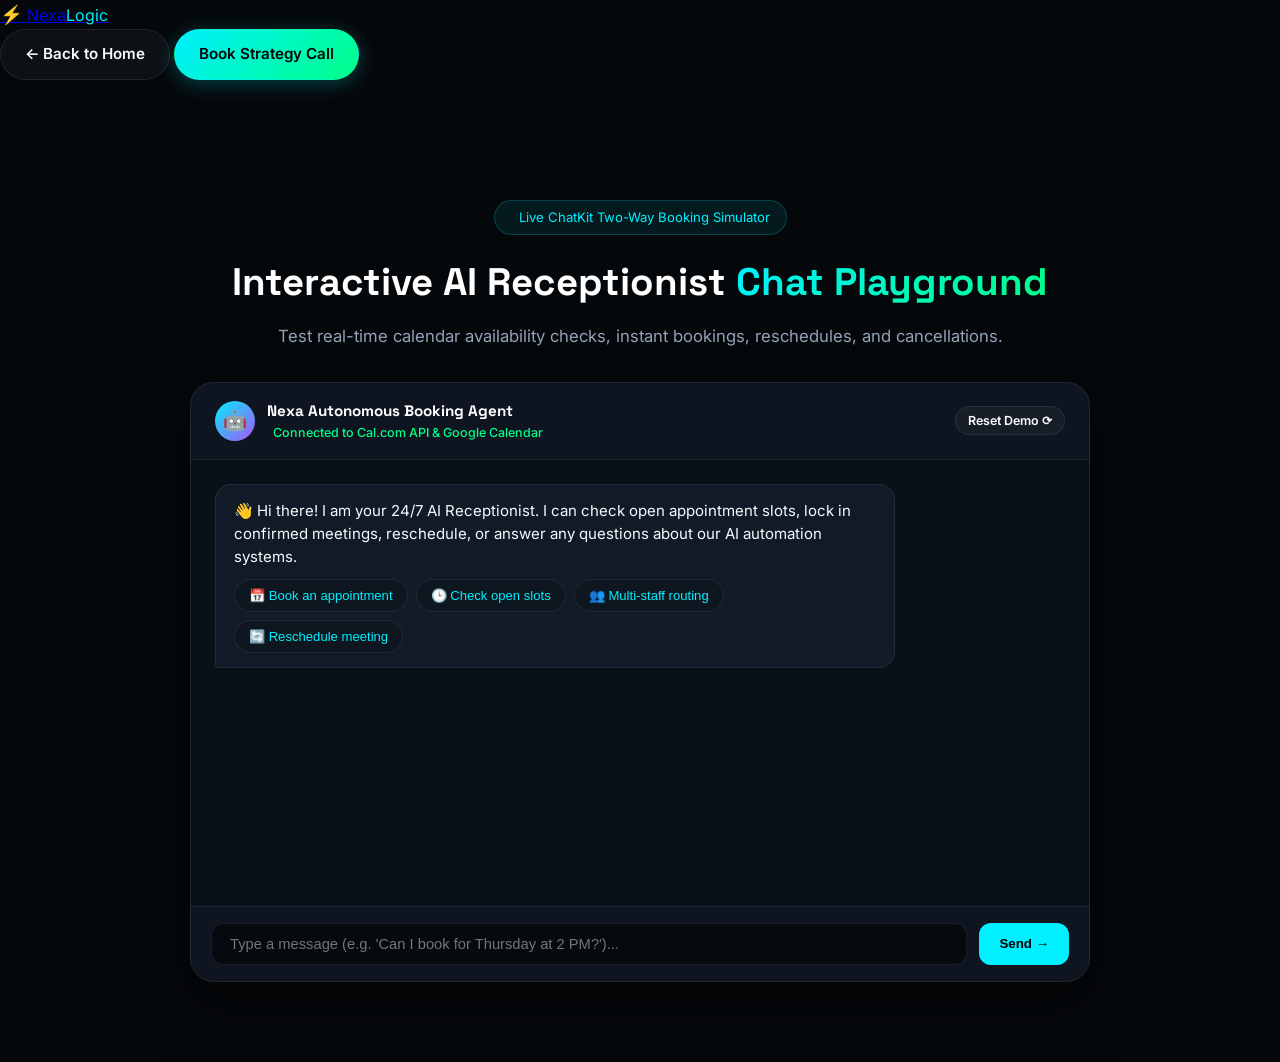
<file: chatkit-demo.html>
<!DOCTYPE html>
<html lang="en">
<head>
  <meta charset="UTF-8">
  <meta name="viewport" content="width=device-width, initial-scale=1.0">
  <title>Nexa AI Chatbot Playground — Live Interactive Demo</title>
  <link rel="icon" type="image/svg+xml" href="favicon.svg">
  <link rel="alternate icon" href="assets/logo.jpg">
  <link rel="apple-touch-icon" href="favicon.svg">
  <link rel="preconnect" href="https://fonts.googleapis.com">
  <link rel="preconnect" href="https://fonts.gstatic.com" crossorigin>
  <link href="https://fonts.googleapis.com/css2?family=Space+Grotesk:wght@500;600;700&family=Inter:wght@400;500;600;700&display=swap" rel="stylesheet">
  <link rel="stylesheet" href="style.css">

  <style>
    .demo-page-container {
      padding: 120px 0 80px;
      max-width: 900px;
      margin: 0 auto;
    }
    .demo-header {
      text-align: center;
      margin-bottom: 32px;
    }
    .demo-header h1 {
      font-family: var(--font-display);
      font-size: 2.4rem;
      margin-bottom: 10px;
      color: #fff;
    }
    .demo-header p {
      color: var(--text-muted);
      font-size: 1.05rem;
    }
    .key-info-badge {
      display: inline-flex;
      align-items: center;
      gap: 8px;
      background: rgba(0, 240, 255, 0.08);
      border: 1px solid rgba(0, 240, 255, 0.2);
      border-radius: 9999px;
      padding: 6px 16px;
      font-size: 0.82rem;
      color: var(--cyan);
      margin-bottom: 16px;
    }

    /* Live ChatKit Simulated UI */
    .chatkit-frame {
      background: var(--bg-card);
      border: 1px solid var(--border);
      border-radius: var(--radius-l);
      box-shadow: 0 20px 60px rgba(0, 0, 0, 0.6);
      display: flex;
      flex-direction: column;
      height: 600px;
      overflow: hidden;
      position: relative;
    }

    .chatkit-topbar {
      padding: 16px 24px;
      background: rgba(14, 22, 32, 0.95);
      border-bottom: 1px solid var(--border);
      display: flex;
      justify-content: space-between;
      align-items: center;
    }

    .agent-profile {
      display: flex;
      align-items: center;
      gap: 12px;
    }

    .agent-avatar {
      width: 40px;
      height: 40px;
      background: linear-gradient(135deg, var(--cyan), var(--purple));
      border-radius: 50%;
      display: flex;
      align-items: center;
      justify-content: center;
      font-size: 1.2rem;
    }

    .agent-meta h4 {
      font-size: 0.95rem;
      margin: 0;
      color: #fff;
      font-family: var(--font-display);
    }

    .agent-status {
      font-size: 0.78rem;
      color: var(--emerald);
      display: flex;
      align-items: center;
      gap: 6px;
    }

    .chatkit-body {
      flex: 1;
      padding: 24px;
      overflow-y: auto;
      display: flex;
      flex-direction: column;
      gap: 16px;
      background: rgba(7, 11, 16, 0.5);
    }

    .chat-bubble {
      max-width: 80%;
      padding: 14px 18px;
      border-radius: 16px;
      font-size: 0.94rem;
      line-height: 1.55;
      animation: fadeIn 0.3s ease;
    }

    .chat-bubble.bot {
      background: rgba(18, 28, 42, 0.9);
      border: 1px solid var(--border);
      color: var(--text-primary);
      border-bottom-left-radius: 4px;
      align-self: flex-start;
    }

    .chat-bubble.user {
      background: linear-gradient(135deg, rgba(0, 240, 255, 0.2), rgba(124, 58, 237, 0.2));
      border: 1px solid rgba(0, 240, 255, 0.4);
      color: #fff;
      border-bottom-right-radius: 4px;
      align-self: flex-end;
    }

    .quick-starters {
      display: flex;
      flex-wrap: wrap;
      gap: 8px;
      margin-top: 10px;
    }

    .starter-btn {
      background: rgba(14, 22, 32, 0.8);
      border: 1px solid var(--border);
      color: var(--cyan);
      padding: 8px 14px;
      border-radius: 9999px;
      font-size: 0.82rem;
      cursor: pointer;
      transition: var(--transition);
      display: flex;
      align-items: center;
      gap: 6px;
    }

    .starter-btn:hover {
      background: rgba(0, 240, 255, 0.15);
      border-color: var(--cyan);
      transform: translateY(-1px);
    }

    .slot-grid {
      display: grid;
      grid-template-columns: repeat(auto-fill, minmax(130px, 1fr));
      gap: 8px;
      margin-top: 12px;
    }

    .slot-pill {
      background: rgba(0, 240, 255, 0.08);
      border: 1px solid rgba(0, 240, 255, 0.3);
      color: #fff;
      padding: 8px 12px;
      border-radius: 8px;
      text-align: center;
      font-size: 0.84rem;
      cursor: pointer;
      transition: var(--transition);
    }

    .slot-pill:hover {
      background: var(--cyan);
      color: #000;
      font-weight: 600;
    }

    .chatkit-composer {
      padding: 16px 20px;
      background: rgba(14, 22, 32, 0.95);
      border-top: 1px solid var(--border);
      display: flex;
      gap: 12px;
    }

    .chatkit-composer input {
      flex: 1;
      background: rgba(5, 8, 11, 0.8);
      border: 1px solid var(--border);
      border-radius: 12px;
      padding: 12px 18px;
      color: #fff;
      font-size: 0.92rem;
      outline: none;
    }

    .chatkit-composer input:focus {
      border-color: var(--cyan);
    }

    .chatkit-composer button {
      background: var(--cyan);
      color: #000;
      font-weight: 700;
      border: none;
      border-radius: 12px;
      padding: 0 20px;
      cursor: pointer;
      transition: var(--transition);
    }

    .chatkit-composer button:hover {
      box-shadow: 0 0 16px rgba(0, 240, 255, 0.5);
      transform: scale(1.02);
    }
  </style>
</head>
<body>

  <!-- Topbar -->
  <nav class="topbar">
    <div class="topbar-inner">
      <a href="index.html" class="brand-logo">
        <span class="logo-icon">⚡</span>
        <span class="logo-text">Nexa<span class="logo-accent">Logic</span></span>
      </a>
      <div class="nav-actions">
        <a href="index.html" class="btn btn-secondary">← Back to Home</a>
        <a href="index.html#booking" class="btn btn-primary">Book Strategy Call</a>
      </div>
    </div>
  </nav>

  <div class="container demo-page-container">
    <div class="demo-header">
      <div class="key-info-badge">
        <span class="pulse-dot"></span> Live ChatKit Two-Way Booking Simulator
      </div>
      <h1>Interactive AI Receptionist <span class="gradient-text">Chat Playground</span></h1>
      <p>Test real-time calendar availability checks, instant bookings, reschedules, and cancellations.</p>
    </div>

    <!-- Live Interactive ChatKit Frame -->
    <div class="chatkit-frame">
      <div class="chatkit-topbar">
        <div class="agent-profile">
          <div class="agent-avatar">🤖</div>
          <div class="agent-meta">
            <h4>Nexa Autonomous Booking Agent</h4>
            <div class="agent-status"><span class="pulse-dot" style="background:#22c55e;"></span> Connected to Cal.com API & Google Calendar</div>
          </div>
        </div>
        <button class="btn btn-secondary" style="padding: 6px 12px; font-size: 0.78rem;" onclick="resetChat()">Reset Demo ⟳</button>
      </div>

      <div id="chatkit-messages" class="chatkit-body">
        <div class="chat-bubble bot">
          👋 Hi there! I am your 24/7 AI Receptionist. I can check open appointment slots, lock in confirmed meetings, reschedule, or answer any questions about our AI automation systems.
          
          <div class="quick-starters">
            <button class="starter-btn" onclick="handleQuickClick('📅 Book an appointment')">📅 Book an appointment</button>
            <button class="starter-btn" onclick="handleQuickClick('🕒 What times are available this week?')">🕒 Check open slots</button>
            <button class="starter-btn" onclick="handleQuickClick('👥 Can you route to multiple doctors/specialists?')">👥 Multi-staff routing</button>
            <button class="starter-btn" onclick="handleQuickClick('🔄 I need to reschedule my meeting')">🔄 Reschedule meeting</button>
          </div>
        </div>
      </div>

      <div class="chatkit-composer">
        <input type="text" id="playground-input" placeholder="Type a message (e.g. 'Can I book for Thursday at 2 PM?')..." onkeydown="if(event.key==='Enter') sendPlaygroundMsg()">
        <button onclick="sendPlaygroundMsg()">Send →</button>
      </div>
    </div>
  </div>

  <script>
    const msgBox = document.getElementById('chatkit-messages');
    
    // Conversation State Machine Context
    let currentFlow = {
      state: 'IDLE', // 'IDLE' | 'AWAITING_DAY' | 'AWAITING_TIME' | 'AWAITING_NAME' | 'AWAITING_EMAIL' | 'CONFIRMED'
      selectedDay: '',
      selectedTime: '',
      userName: '',
      userEmail: ''
    };

    function appendBubble(sender, text) {
      const b = document.createElement('div');
      b.className = `chat-bubble ${sender}`;
      b.innerHTML = text;
      msgBox.appendChild(b);
      msgBox.scrollTop = msgBox.scrollHeight;
    }

    function handleQuickClick(text) {
      appendBubble('user', text);
      processAIResponse(text);
    }

    function sendPlaygroundMsg() {
      const input = document.getElementById('playground-input');
      const text = input.value.trim();
      if (!text) return;
      input.value = '';
      appendBubble('user', text);
      processAIResponse(text);
    }

    function processAIResponse(userText) {
      const t = userText.toLowerCase().trim();

      setTimeout(() => {
        // 1. STATE-AWARE HANDLING: Handling "yes", "sure", "ok"
        if (['yes', 'yeah', 'yep', 'sure', 'ok', 'okay', 'please', 'sounds good', 'let\'s do it', 'lets do it'].includes(t)) {
          if (currentFlow.state === 'AWAITING_TIME' || currentFlow.state === 'AWAITING_DAY') {
            appendBubble('bot', `
              Awesome! Which of these times works best for your schedule?
              <div class="slot-grid">
                <div class="slot-pill" onclick="handleSlotSelection('Thursday at 10:30 AM')">📅 Thu, 10:30 AM</div>
                <div class="slot-pill" onclick="handleSlotSelection('Thursday at 2:00 PM')">📅 Thu, 2:00 PM</div>
                <div class="slot-pill" onclick="handleSlotSelection('Friday at 11:00 AM')">📅 Fri, 11:00 AM</div>
                <div class="slot-pill" onclick="handleSlotSelection('Friday at 3:30 PM')">📅 Fri, 3:30 PM</div>
              </div>
            `);
            currentFlow.state = 'AWAITING_TIME';
            return;
          } else {
            appendBubble('bot', `
              Great! Would you like to check available slots for a 15-minute AI Strategy Call this week?
              <div class="quick-starters">
                <button class="starter-btn" onclick="handleQuickClick('📅 Show Thursday Slots')">📅 Thursday Slots</button>
                <button class="starter-btn" onclick="handleQuickClick('📅 Show Friday Slots')">📅 Friday Slots</button>
              </div>
            `);
            currentFlow.state = 'AWAITING_DAY';
            return;
          }
        }

        // 2. DAY SPECIFIC MATCHING: "thursday", "friday", "tomorrow"
        if (t.includes('thursday') || t.includes('thu')) {
          currentFlow.selectedDay = 'Thursday';
          currentFlow.state = 'AWAITING_TIME';
          appendBubble('bot', `
            ⚙️ <em>Querying Cal.com API for Thursday openings...</em><br><br>
            I found <strong>2 available openings</strong> for Thursday:
            <div class="slot-grid">
              <div class="slot-pill" onclick="handleSlotSelection('Thursday at 10:30 AM')">🕒 10:30 AM (Morning)</div>
              <div class="slot-pill" onclick="handleSlotSelection('Thursday at 2:00 PM')">🕒 2:00 PM (Afternoon)</div>
            </div>
            <br>Which of these two times suits you best?
          `);
          return;
        }

        if (t.includes('friday') || t.includes('fri')) {
          currentFlow.selectedDay = 'Friday';
          currentFlow.state = 'AWAITING_TIME';
          appendBubble('bot', `
            ⚙️ <em>Querying Cal.com API for Friday openings...</em><br><br>
            I found <strong>2 available openings</strong> for Friday:
            <div class="slot-grid">
              <div class="slot-pill" onclick="handleSlotSelection('Friday at 11:00 AM')">🕒 11:00 AM (Morning)</div>
              <div class="slot-pill" onclick="handleSlotSelection('Friday at 3:30 PM')">🕒 3:30 PM (Afternoon)</div>
            </div>
            <br>Which time works best for you?
          `);
          return;
        }

        // 3. TIME SELECTION MATCHING: "10:30", "2pm", "2:00", "11", "3:30", "morning", "afternoon"
        if (t.includes('10:30') || t.includes('10:30am') || (t.includes('morning') && currentFlow.selectedDay === 'Thursday')) {
          handleSlotSelection('Thursday at 10:30 AM');
          return;
        }
        if (t.includes('2pm') || t.includes('2:00') || t.includes('2:00pm') || t === '2' || (t.includes('afternoon') && currentFlow.selectedDay === 'Thursday')) {
          handleSlotSelection('Thursday at 2:00 PM');
          return;
        }
        if (t.includes('11:00') || t.includes('11am') || t === '11' || (t.includes('morning') && currentFlow.selectedDay === 'Friday')) {
          handleSlotSelection('Friday at 11:00 AM');
          return;
        }
        if (t.includes('3:30') || t.includes('3:30pm') || (t.includes('afternoon') && currentFlow.selectedDay === 'Friday')) {
          handleSlotSelection('Friday at 3:30 PM');
          return;
        }

        // 4. NAME / EMAIL INTAKE STEP
        if (currentFlow.state === 'AWAITING_NAME') {
          currentFlow.userName = userText;
          currentFlow.state = 'AWAITING_EMAIL';
          appendBubble('bot', `
            Pleasure to meet you, <strong>${currentFlow.userName}</strong>! What is your best <strong>business email address</strong> to send the calendar invite and Google Meet link to?
          `);
          return;
        }

        if (currentFlow.state === 'AWAITING_EMAIL' || (t.includes('@') && t.includes('.'))) {
          currentFlow.userEmail = userText;
          currentFlow.state = 'CONFIRMED';
          appendBubble('bot', `
            ✅ <strong>All Set! Your Meeting is Confirmed!</strong><br><br>
            ⚙️ <em>Executed tool: <code>createCalComMeeting(time="${currentFlow.selectedTime || 'Thursday at 2:00 PM'}", email="${currentFlow.userEmail}")</code></em><br><br>
            • 👤 <strong>Name:</strong> ${currentFlow.userName || 'Valued Client'}<br>
            • ✉️ <strong>Email:</strong> ${currentFlow.userEmail}<br>
            • 📅 <strong>Scheduled Time:</strong> ${currentFlow.selectedTime || 'Thursday at 2:00 PM'}<br>
            • 🔗 <strong>Location:</strong> Google Meet (Link sent to your inbox)<br><br>
            Our engineering team is notified and looking forward to speaking with you!
          `);
          return;
        }

        // 5. INTENT: BOOKING / SCHEDULING
        if (t.includes('book') || t.includes('schedule') || t.includes('appointment') || t.includes('consultation') || t.includes('meeting')) {
          currentFlow.state = 'AWAITING_TIME';
          appendBubble('bot', `
            ⚙️ <em>Executing tool: <code>getCalComAvailability(multi_day=true)</code></em>...<br><br>
            I've checked our live schedule. Here are the soonest openings:
            <div class="slot-grid">
              <div class="slot-pill" onclick="handleSlotSelection('Thursday at 10:30 AM')">📅 Thu, 10:30 AM</div>
              <div class="slot-pill" onclick="handleSlotSelection('Thursday at 2:00 PM')">📅 Thu, 2:00 PM</div>
              <div class="slot-pill" onclick="handleSlotSelection('Friday at 11:00 AM')">📅 Fri, 11:00 AM</div>
              <div class="slot-pill" onclick="handleSlotSelection('Friday at 3:30 PM')">📅 Fri, 3:30 PM</div>
            </div>
            <br>Click one of the buttons above, or simply type your preferred time!
          `);
          return;
        }

        // 6. INTENT: AVAILABILITY CHECK
        if (t.includes('available') || t.includes('open') || t.includes('times') || t.includes('slots') || t.includes('when')) {
          currentFlow.state = 'AWAITING_TIME';
          appendBubble('bot', `
            We have 4 openings synchronized directly across our calendar this week:<br>
            • <strong>Thursday:</strong> 10:30 AM & 2:00 PM<br>
            • <strong>Friday:</strong> 11:00 AM & 3:30 PM<br><br>
            Which day would you prefer to reserve? (Say <strong>Thursday</strong> or <strong>Friday</strong>)
          `);
          return;
        }

        // 7. INTENT: GREETINGS
        if (t.includes('hi') || t.includes('hello') || t.includes('hey') || t.includes('howdy') || t === 'hi') {
          appendBubble('bot', `
            Hello! 👋 I am the Nexa Logic autonomous receptionist. I can check live calendar availability, book meetings, or answer questions about our AI phone & chat systems. How can I help you today?
          `);
          return;
        }

        // 8. INTENT: PRICING / COSTS
        if (t.includes('price') || t.includes('pricing') || t.includes('cost') || t.includes('how much') || t.includes('package') || t.includes('fee')) {
          appendBubble('bot', `
            We customize our AI systems based on your business volume and CRM stack (typically structured as a one-time turnkey setup + a monthly optimization retainer).<br><br>
            On our 15-minute strategy call, we perform a complete revenue audit to show your exact ROI. Would you like to grab a slot this Thursday or Friday?
          `);
          return;
        }

        // 9. INTENT: MULTI-STAFF & SPECIALIST ROUTING
        if (t.includes('specialist') || t.includes('doctor') || t.includes('route') || t.includes('team') || t.includes('staff')) {
          appendBubble('bot', `
            Yes! I support <strong>Multi-Staff Routing</strong>. When a caller or visitor mentions a specific service (e.g. Botox vs Laser, or Personal Injury vs Criminal Defense), I dynamically query that specific specialist's calendar and book the exact event type.
          `);
          return;
        }

        // 10. INTENT: RESCHEDULE OR CANCEL
        if (t.includes('reschedule') || t.includes('move') || t.includes('change') || t.includes('cancel')) {
          appendBubble('bot', `
            ⚙️ <em>Executing tool: <code>updateCalComMeeting()</code></em>...<br><br>
            I can update or cancel your appointment on the fly without human staff. Please provide the <strong>email address</strong> used for your original booking, and what new day you'd like to switch to!
          `);
          return;
        }

        // 11. INTENT: HOW DOES IT WORK / CRM INTEGRATION
        if (t.includes('crm') || t.includes('how it works') || t.includes('gohighlevel') || t.includes('hubspot') || t.includes('cal.com') || t.includes('integrate')) {
          appendBubble('bot', `
            We connect directly to Cal.com, Google Calendar, GoHighLevel, and major CRMs. When a customer speaks with me, I perform real-time tool calling to check availability, lock in confirmed slots, and sync all contact data into your pipeline automatically!
          `);
          return;
        }

        // 12. DEFAULT FALLBACK
        appendBubble('bot', `
          I can help you check real-time calendar availability, schedule a meeting, or demonstrate multi-staff routing. Would you like to view our open slots for <strong>Thursday</strong> or <strong>Friday</strong>?
        `);

      }, 400);
    }

    function handleSlotSelection(slot) {
      currentFlow.selectedTime = slot;
      currentFlow.state = 'AWAITING_NAME';
      appendBubble('bot', `
        Selected: <strong>${slot}</strong> 🕒<br><br>
        To finalize the calendar invite on Google Calendar and reserve this slot, what is your <strong>Full Name</strong>?
      `);
    }

    function resetChat() {
      currentFlow = {
        state: 'IDLE',
        selectedDay: '',
        selectedTime: '',
        userName: '',
        userEmail: ''
      };
      msgBox.innerHTML = `
        <div class="chat-bubble bot">
          👋 Hi there! I am your 24/7 AI Receptionist. I can check open appointment slots, lock in confirmed meetings, reschedule, or answer any questions about our AI automation systems.
          
          <div class="quick-starters">
            <button class="starter-btn" onclick="handleQuickClick('📅 Book an appointment')">📅 Book an appointment</button>
            <button class="starter-btn" onclick="handleQuickClick('🕒 What times are available this week?')">🕒 Check open slots</button>
            <button class="starter-btn" onclick="handleQuickClick('👥 Can you route to multiple doctors/specialists?')">👥 Multi-staff routing</button>
            <button class="starter-btn" onclick="handleQuickClick('🔄 I need to reschedule my meeting')">🔄 Reschedule meeting</button>
          </div>
        </div>
      `;
    }
  </script>

</body>
</html>
</file>
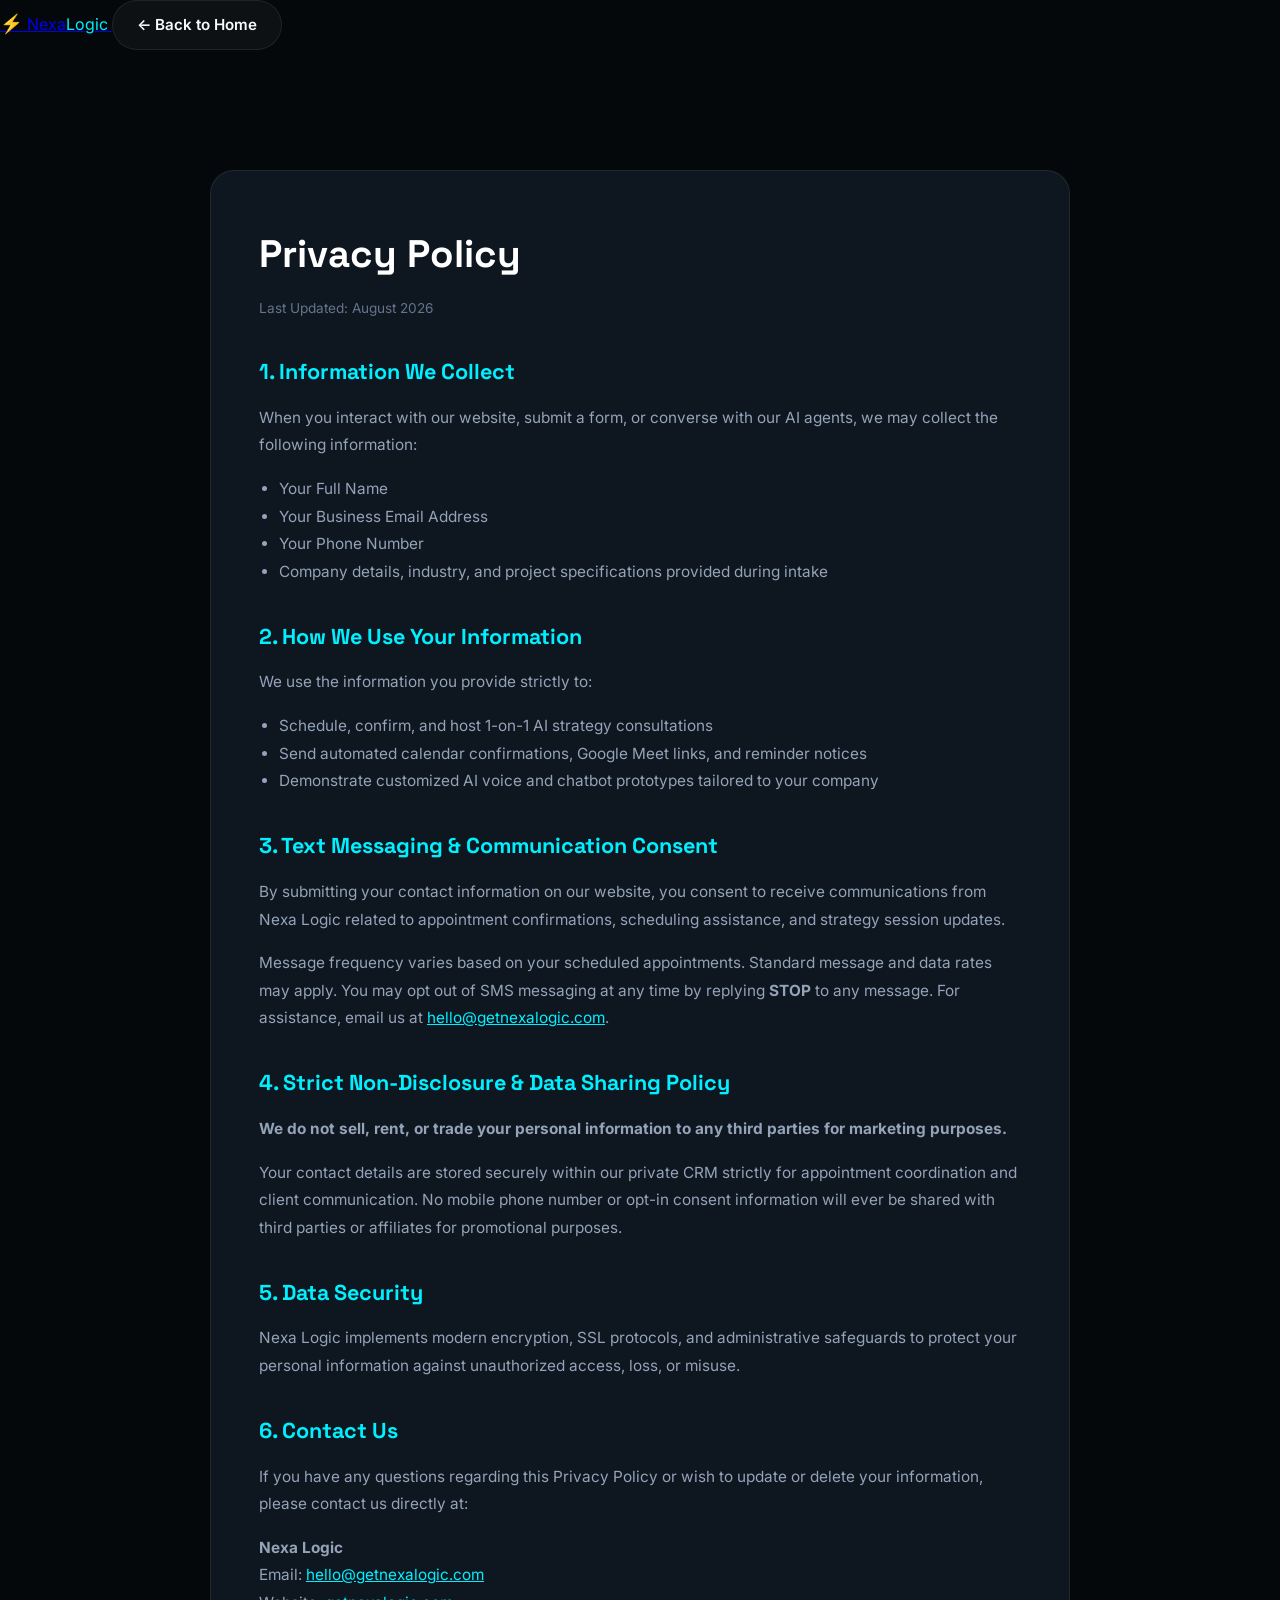
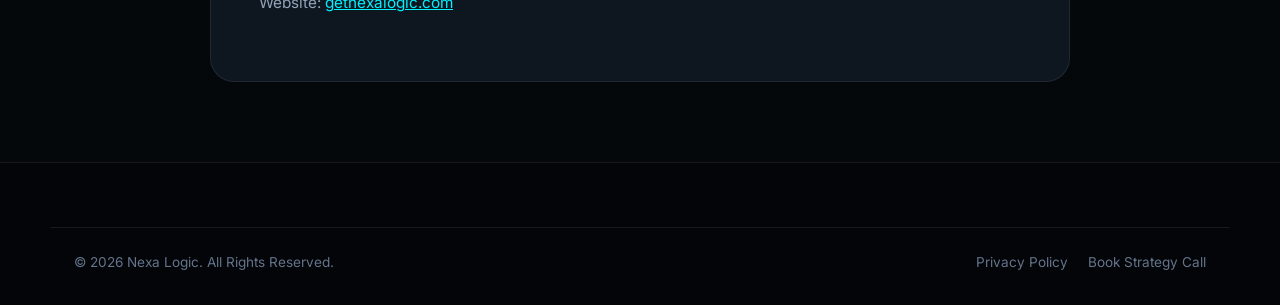
<file: privacy.html>
<!DOCTYPE html>
<html lang="en">
<head>
  <meta charset="UTF-8">
  <meta name="viewport" content="width=device-width, initial-scale=1.0">
  <title>Privacy Policy — Nexa Logic</title>
  <link rel="icon" type="image/svg+xml" href="favicon.svg">
  <link rel="alternate icon" href="assets/logo.jpg">
  <link rel="apple-touch-icon" href="favicon.svg">
  <link rel="preconnect" href="https://fonts.googleapis.com">
  <link rel="preconnect" href="https://fonts.gstatic.com" crossorigin>
  <link href="https://fonts.googleapis.com/css2?family=Space+Grotesk:wght@500;600;700&family=Inter:wght@400;500;600;700&display=swap" rel="stylesheet">
  <link rel="stylesheet" href="style.css">
  <style>
    .legal-content {
      padding: 120px 0 80px;
      max-width: 860px;
      margin: 0 auto;
    }
    .legal-card {
      background: var(--bg-card);
      border: 1px solid var(--border);
      border-radius: var(--radius-l);
      padding: 48px;
      line-height: 1.8;
    }
    .legal-card h1 {
      font-family: var(--font-display);
      font-size: 2.4rem;
      margin-bottom: 8px;
      color: #fff;
    }
    .legal-card h2 {
      font-family: var(--font-display);
      font-size: 1.35rem;
      color: var(--cyan);
      margin: 32px 0 12px;
    }
    .legal-card p, .legal-card ul {
      color: var(--text-muted);
      font-size: 0.96rem;
      margin-bottom: 16px;
    }
    .legal-card ul {
      padding-left: 20px;
    }
    .last-updated {
      font-size: 0.85rem;
      color: var(--text-dim);
      margin-bottom: 32px;
    }
  </style>
</head>
<body>

  <!-- Topbar -->
  <nav class="topbar">
    <div class="topbar-inner">
      <a href="index.html" class="brand-logo">
        <span class="logo-icon">⚡</span>
        <span class="logo-text">Nexa<span class="logo-accent">Logic</span></span>
      </a>
      <a href="index.html" class="btn btn-secondary">← Back to Home</a>
    </div>
  </nav>

  <div class="container legal-content">
    <div class="legal-card">
      <h1>Privacy Policy</h1>
      <div class="last-updated">Last Updated: August 2026</div>

      <h2>1. Information We Collect</h2>
      <p>When you interact with our website, submit a form, or converse with our AI agents, we may collect the following information:</p>
      <ul>
        <li>Your Full Name</li>
        <li>Your Business Email Address</li>
        <li>Your Phone Number</li>
        <li>Company details, industry, and project specifications provided during intake</li>
      </ul>

      <h2>2. How We Use Your Information</h2>
      <p>We use the information you provide strictly to:</p>
      <ul>
        <li>Schedule, confirm, and host 1-on-1 AI strategy consultations</li>
        <li>Send automated calendar confirmations, Google Meet links, and reminder notices</li>
        <li>Demonstrate customized AI voice and chatbot prototypes tailored to your company</li>
      </ul>

      <h2>3. Text Messaging & Communication Consent</h2>
      <p>By submitting your contact information on our website, you consent to receive communications from Nexa Logic related to appointment confirmations, scheduling assistance, and strategy session updates.</p>
      <p>Message frequency varies based on your scheduled appointments. Standard message and data rates may apply. You may opt out of SMS messaging at any time by replying <strong>STOP</strong> to any message. For assistance, email us at <a href="mailto:hello@getnexalogic.com" style="color:var(--cyan);">hello@getnexalogic.com</a>.</p>

      <h2>4. Strict Non-Disclosure & Data Sharing Policy</h2>
      <p><strong>We do not sell, rent, or trade your personal information to any third parties for marketing purposes.</strong></p>
      <p>Your contact details are stored securely within our private CRM strictly for appointment coordination and client communication. No mobile phone number or opt-in consent information will ever be shared with third parties or affiliates for promotional purposes.</p>

      <h2>5. Data Security</h2>
      <p>Nexa Logic implements modern encryption, SSL protocols, and administrative safeguards to protect your personal information against unauthorized access, loss, or misuse.</p>

      <h2>6. Contact Us</h2>
      <p>If you have any questions regarding this Privacy Policy or wish to update or delete your information, please contact us directly at:</p>
      <p><strong>Nexa Logic</strong><br>Email: <a href="mailto:hello@getnexalogic.com" style="color:var(--cyan);">hello@getnexalogic.com</a><br>Website: <a href="https://getnexalogic.com" style="color:var(--cyan);">getnexalogic.com</a></p>
    </div>
  </div>

  <!-- Footer -->
  <footer class="footer">
    <div class="container footer-bottom">
      <p>© 2026 Nexa Logic. All Rights Reserved.</p>
      <div class="legal-links">
        <a href="privacy.html">Privacy Policy</a>
        <a href="index.html#booking">Book Strategy Call</a>
      </div>
    </div>
  </footer>

</body>
</html>
</file>
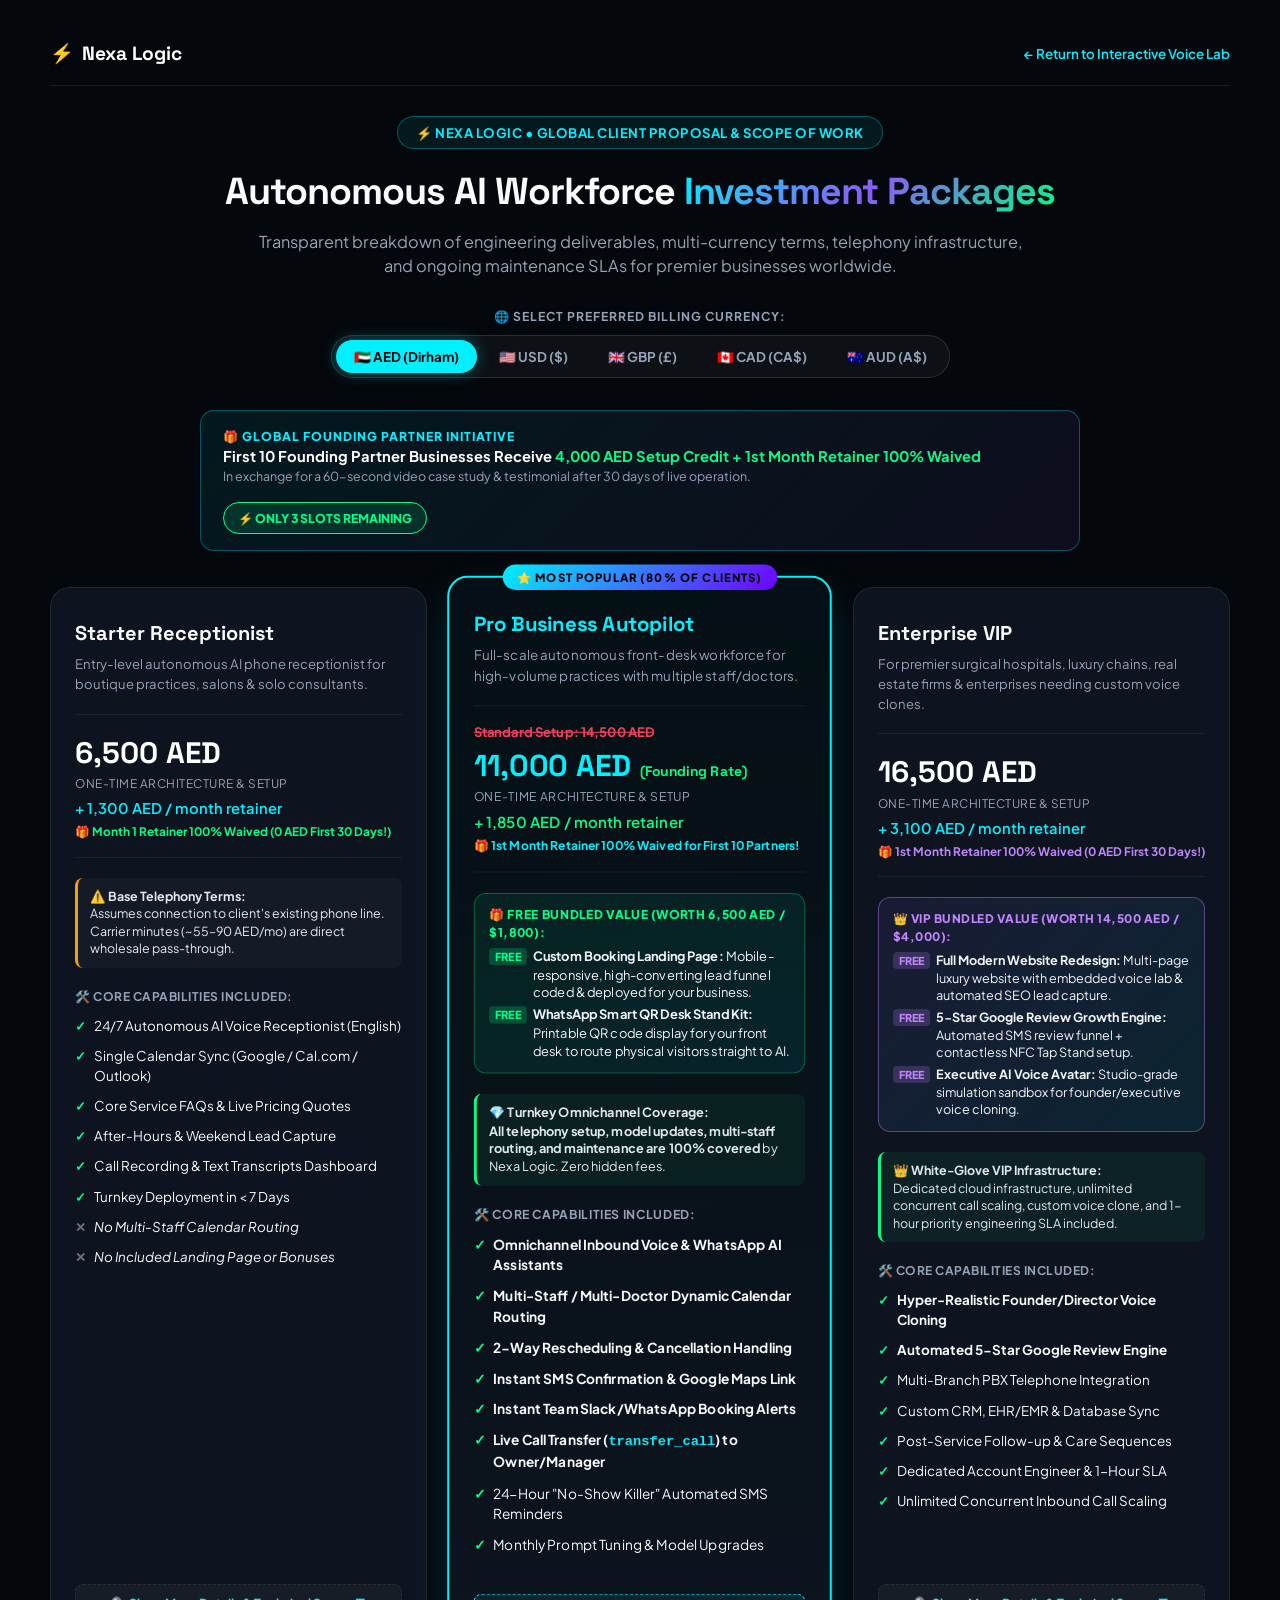
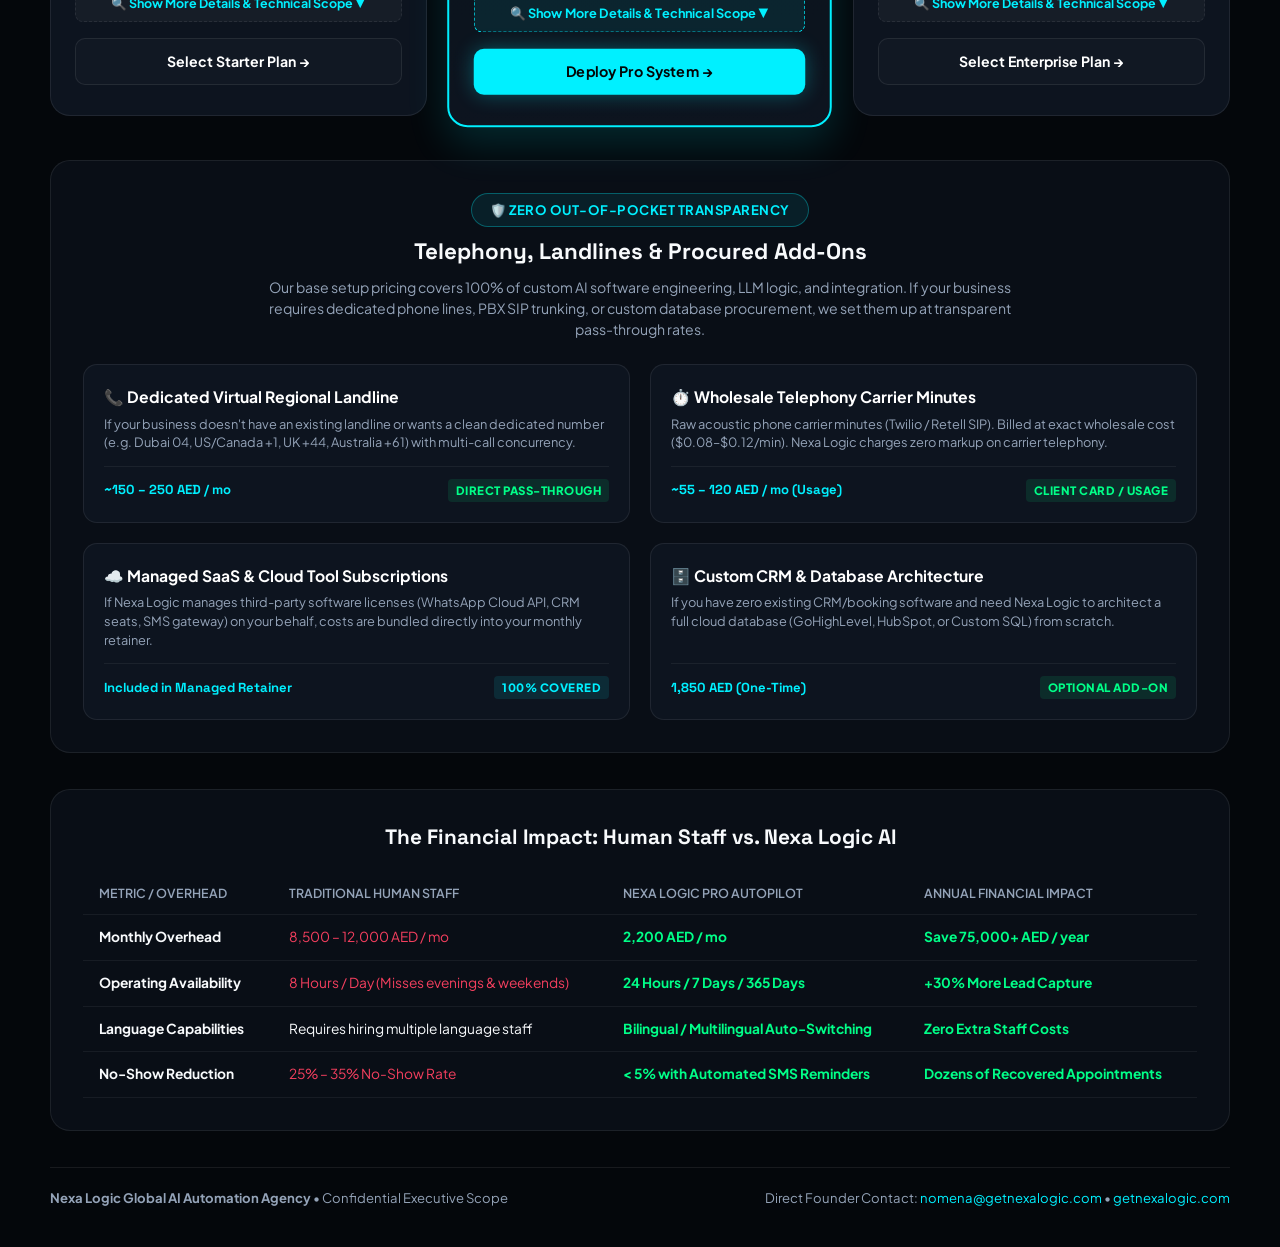
<file: proposal_rate_card.html>
<!DOCTYPE html>
<html lang="en">
<head>
  <meta charset="UTF-8">
  <meta name="viewport" content="width=device-width, initial-scale=1.0">
  <title>Nexa Logic — Autonomous AI Workforce Solutions (Executive Proposal & Global Rate Card)</title>
  <link rel="icon" type="image/svg+xml" href="favicon.svg">
  <link rel="alternate icon" href="assets/logo.jpg">
  <link rel="apple-touch-icon" href="favicon.svg">
  <link rel="preconnect" href="https://fonts.googleapis.com">
  <link rel="preconnect" href="https://fonts.gstatic.com" crossorigin>
  <link href="https://fonts.googleapis.com/css2?family=Plus+Jakarta+Sans:wght@300;400;500;600;700;800&family=Space+Grotesk:wght@500;600;700&display=swap" rel="stylesheet">
  <style>
    :root {
      --bg-dark: #04070b;
      --bg-surface: #090e16;
      --bg-card: #0d141f;
      --cyan: #00f0ff;
      --emerald: #00ff88;
      --purple: #8b5cf6;
      --gold: #f59e0b;
      --text-primary: #f8fafc;
      --text-muted: #94a3b8;
      --border: rgba(255, 255, 255, 0.08);
      --font-display: 'Space Grotesk', sans-serif;
      --font-body: 'Plus Jakarta Sans', sans-serif;
    }

    * {
      box-sizing: border-box;
      margin: 0;
      padding: 0;
    }

    body {
      background: var(--bg-dark);
      color: var(--text-primary);
      font-family: var(--font-body);
      line-height: 1.5;
      padding: 40px 20px;
      -webkit-font-smoothing: antialiased;
    }

    .container {
      max-width: 1180px;
      margin: 0 auto;
    }

    /* Top Nav */
    .top-nav {
      display: flex;
      justify-content: space-between;
      align-items: center;
      margin-bottom: 30px;
      padding-bottom: 16px;
      border-bottom: 1px solid var(--border);
    }

    .brand-logo {
      font-family: var(--font-display);
      font-size: 1.2rem;
      font-weight: 800;
      color: #fff;
      text-decoration: none;
      display: flex;
      align-items: center;
      gap: 8px;
    }

    .nav-link {
      font-size: 0.84rem;
      color: var(--cyan);
      text-decoration: none;
      font-weight: 600;
      transition: opacity 0.2s;
    }

    .nav-link:hover {
      opacity: 0.8;
    }

    /* Header */
    .deck-header {
      text-align: center;
      margin-bottom: 32px;
    }

    .brand-pill {
      display: inline-flex;
      align-items: center;
      gap: 8px;
      background: rgba(0, 240, 255, 0.08);
      border: 1px solid rgba(0, 240, 255, 0.3);
      border-radius: 9999px;
      padding: 6px 18px;
      font-size: 0.82rem;
      font-weight: 700;
      color: var(--cyan);
      margin-bottom: 14px;
      letter-spacing: 0.5px;
    }

    .deck-title {
      font-family: var(--font-display);
      font-size: 2.35rem;
      font-weight: 700;
      letter-spacing: -1px;
      margin-bottom: 10px;
    }

    .gradient-text {
      background: linear-gradient(135deg, #00f0ff 0%, #8b5cf6 50%, #00ff88 100%);
      -webkit-background-clip: text;
      -webkit-text-fill-color: transparent;
    }

    .deck-subtitle {
      font-size: 1.02rem;
      color: var(--text-muted);
      max-width: 780px;
      margin: 0 auto;
    }

    /* Currency Switcher Bar */
    .currency-switcher-wrapper {
      margin: 28px auto 32px auto;
      display: flex;
      flex-direction: column;
      align-items: center;
      gap: 10px;
    }

    .currency-label {
      font-size: 0.76rem;
      font-weight: 700;
      color: var(--text-muted);
      text-transform: uppercase;
      letter-spacing: 1px;
    }

    .currency-switcher {
      display: inline-flex;
      background: rgba(255, 255, 255, 0.04);
      border: 1px solid rgba(255, 255, 255, 0.12);
      border-radius: 9999px;
      padding: 4px;
      gap: 4px;
      flex-wrap: wrap;
      justify-content: center;
    }

    .currency-btn {
      background: transparent;
      border: none;
      color: var(--text-muted);
      font-family: var(--font-body);
      font-size: 0.84rem;
      font-weight: 700;
      padding: 8px 18px;
      border-radius: 9999px;
      cursor: pointer;
      transition: all 0.2s ease;
      display: flex;
      align-items: center;
      gap: 6px;
    }

    .currency-btn:hover {
      color: #fff;
      background: rgba(255, 255, 255, 0.06);
    }

    .currency-btn.active {
      background: var(--cyan);
      color: #030708;
      box-shadow: 0 0 16px rgba(0, 240, 255, 0.35);
    }

    /* VIP Offer Banner */
    .vip-banner {
      background: linear-gradient(135deg, rgba(0, 240, 255, 0.08) 0%, rgba(139, 92, 246, 0.08) 100%);
      border: 1px solid rgba(0, 240, 255, 0.3);
      border-radius: 14px;
      padding: 16px 22px;
      max-width: 880px;
      margin: 0 auto 36px auto;
      display: flex;
      align-items: center;
      justify-content: space-between;
      gap: 16px;
      flex-wrap: wrap;
    }

    /* 3-Tier Grid */
    .pricing-grid {
      display: grid;
      grid-template-columns: repeat(3, 1fr);
      gap: 24px;
      margin-bottom: 44px;
    }

    .pricing-card {
      background: var(--bg-card);
      border: 1px solid var(--border);
      border-radius: 20px;
      padding: 30px 24px;
      display: flex;
      flex-direction: column;
      position: relative;
    }

    .pricing-card.featured {
      border: 2px solid var(--cyan);
      box-shadow: 0 16px 40px rgba(0, 240, 255, 0.15);
      background: linear-gradient(180deg, rgba(0, 240, 255, 0.04) 0%, var(--bg-card) 100%);
      transform: scale(1.02);
    }

    .badge-pop {
      position: absolute;
      top: -13px;
      left: 50%;
      transform: translateX(-50%);
      background: linear-gradient(135deg, #00f0ff, #7000ff);
      color: #000;
      font-weight: 800;
      font-size: 0.7rem;
      text-transform: uppercase;
      letter-spacing: 1px;
      padding: 4px 14px;
      border-radius: 9999px;
      white-space: nowrap;
    }

    .tier-name {
      font-family: var(--font-display);
      font-size: 1.25rem;
      font-weight: 700;
      margin-bottom: 6px;
    }

    .tier-desc {
      font-size: 0.82rem;
      color: var(--text-muted);
      margin-bottom: 20px;
      min-height: 38px;
    }

    .price-box {
      border-top: 1px solid rgba(255, 255, 255, 0.06);
      border-bottom: 1px solid rgba(255, 255, 255, 0.06);
      padding: 16px 0;
      margin-bottom: 20px;
    }

    .setup-price {
      font-family: var(--font-display);
      font-size: 1.85rem;
      font-weight: 700;
      color: #fff;
    }

    .setup-label {
      font-size: 0.74rem;
      color: var(--text-muted);
      text-transform: uppercase;
      letter-spacing: 0.5px;
    }

    .retainer-price {
      margin-top: 4px;
      font-size: 0.92rem;
      font-weight: 600;
      color: var(--cyan);
    }

    /* Billing Terms Box */
    .billing-notice {
      background: rgba(255, 255, 255, 0.03);
      border-radius: 8px;
      padding: 10px 12px;
      font-size: 0.78rem;
      margin-bottom: 20px;
      line-height: 1.4;
      border-left: 3px solid #64748b;
    }

    .billing-notice.covered {
      background: rgba(0, 255, 136, 0.06);
      border-left: 3px solid var(--emerald);
      color: #e2e8f0;
    }

    .billing-notice.client-billed {
      border-left: 3px solid var(--gold);
      color: #e2e8f0;
    }

    /* Free Value Bundle Box */
    .free-bundle-box {
      background: linear-gradient(135deg, rgba(0, 255, 136, 0.08) 0%, rgba(0, 240, 255, 0.08) 100%);
      border: 1px solid rgba(0, 255, 136, 0.3);
      border-radius: 12px;
      padding: 12px 14px;
      margin-bottom: 20px;
    }

    .free-bundle-header {
      font-size: 0.74rem;
      font-weight: 800;
      color: var(--emerald);
      text-transform: uppercase;
      letter-spacing: 0.5px;
      margin-bottom: 6px;
      display: flex;
      align-items: center;
      gap: 6px;
    }

    .free-bundle-item {
      font-size: 0.79rem;
      color: #f1f5f9;
      line-height: 1.4;
      margin-bottom: 4px;
      display: flex;
      align-items: flex-start;
      gap: 6px;
    }

    .free-bundle-item:last-child {
      margin-bottom: 0;
    }

    .free-tag {
      background: rgba(0, 255, 136, 0.2);
      color: var(--emerald);
      font-size: 0.68rem;
      font-weight: 800;
      padding: 1px 6px;
      border-radius: 4px;
      text-transform: uppercase;
      flex-shrink: 0;
    }

    .section-label {
      font-size: 0.75rem;
      font-weight: 700;
      text-transform: uppercase;
      letter-spacing: 0.5px;
      color: var(--text-muted);
      margin-bottom: 10px;
    }

    .feature-list {
      list-style: none;
      display: flex;
      flex-direction: column;
      gap: 10px;
      font-size: 0.84rem;
      margin-bottom: 24px;
      flex-grow: 1;
    }

    .feature-list li {
      display: flex;
      align-items: flex-start;
      gap: 8px;
    }

    .feature-list li span.check {
      color: var(--emerald);
      font-weight: 700;
      flex-shrink: 0;
    }

    .feature-list li span.cross {
      color: #64748b;
      font-weight: 700;
      flex-shrink: 0;
    }

    .btn-tier {
      display: block;
      text-align: center;
      padding: 12px;
      border-radius: 10px;
      font-weight: 700;
      font-size: 0.88rem;
      text-decoration: none;
      transition: all 0.2s ease;
    }

    .btn-outline {
      border: 1px solid var(--border);
      color: #fff;
      background: rgba(255, 255, 255, 0.02);
    }

    .btn-outline:hover {
      background: rgba(255, 255, 255, 0.06);
      border-color: rgba(255, 255, 255, 0.2);
    }

    .btn-glow {
      background: var(--cyan);
      color: #030708;
      box-shadow: 0 0 20px rgba(0, 240, 255, 0.3);
    }

    .btn-glow:hover {
      background: #38f8ff;
      box-shadow: 0 0 30px rgba(0, 240, 255, 0.5);
    }

    /* Expandable Tier Details */
    .tier-details-btn {
      background: rgba(255, 255, 255, 0.04);
      border: 1px dashed var(--border);
      color: var(--cyan);
      font-size: 0.78rem;
      font-weight: 700;
      padding: 10px 14px;
      border-radius: 8px;
      cursor: pointer;
      width: 100%;
      text-align: center;
      margin: 14px 0 16px;
      transition: all 0.2s ease;
      display: flex;
      align-items: center;
      justify-content: center;
      gap: 6px;
      font-family: var(--font-body);
    }

    .tier-details-btn:hover {
      background: rgba(0, 240, 255, 0.08);
      border-color: var(--cyan);
    }

    .tier-accordion {
      max-height: 0;
      overflow: hidden;
      transition: max-height 0.4s ease-in-out, opacity 0.3s ease;
      opacity: 0;
    }

    .tier-accordion.open {
      max-height: 1800px;
      opacity: 1;
      margin-bottom: 20px;
    }

    .accordion-inner {
      background: rgba(4, 7, 11, 0.95);
      border: 1px solid rgba(255, 255, 255, 0.08);
      border-radius: 12px;
      padding: 16px;
      font-size: 0.8rem;
      display: flex;
      flex-direction: column;
      gap: 14px;
      text-align: left;
    }

    .scope-block {
      border-bottom: 1px solid rgba(255, 255, 255, 0.06);
      padding-bottom: 12px;
    }

    .scope-block:last-child {
      border-bottom: none;
      padding-bottom: 0;
    }

    .scope-header {
      font-weight: 800;
      font-size: 0.76rem;
      text-transform: uppercase;
      letter-spacing: 0.5px;
      margin-bottom: 6px;
      display: flex;
      align-items: center;
      gap: 6px;
    }

    .scope-header.green { color: var(--emerald); }
    .scope-header.cyan { color: var(--cyan); }
    .scope-header.purple { color: #c084fc; }
    .scope-header.gold { color: var(--gold); }
    .scope-header.muted { color: #94a3b8; }

    .scope-desc {
      color: #cbd5e1;
      line-height: 1.5;
      font-size: 0.79rem;
    }

    /* Add-Ons & Infrastructure Section */
    .addons-section {
      background: var(--bg-surface);
      border: 1px solid var(--border);
      border-radius: 20px;
      padding: 32px;
      margin-bottom: 36px;
    }

    .addons-header {
      text-align: center;
      margin-bottom: 24px;
    }

    .addons-header h3 {
      font-family: var(--font-display);
      font-size: 1.4rem;
      margin-bottom: 8px;
    }

    .addons-header p {
      font-size: 0.88rem;
      color: var(--text-muted);
      max-width: 780px;
      margin: 0 auto;
    }

    .addons-grid {
      display: grid;
      grid-template-columns: repeat(2, 1fr);
      gap: 20px;
      margin-top: 24px;
    }

    .addon-card {
      background: var(--bg-card);
      border: 1px solid var(--border);
      border-radius: 14px;
      padding: 20px;
      display: flex;
      flex-direction: column;
      justify-content: space-between;
    }

    .addon-title {
      font-size: 0.98rem;
      font-weight: 700;
      color: #fff;
      display: flex;
      align-items: center;
      gap: 8px;
      margin-bottom: 6px;
    }

    .addon-desc {
      font-size: 0.8rem;
      color: var(--text-muted);
      line-height: 1.45;
      margin-bottom: 14px;
    }

    .addon-meta {
      display: flex;
      justify-content: space-between;
      align-items: center;
      border-top: 1px solid rgba(255, 255, 255, 0.06);
      padding-top: 12px;
      font-size: 0.82rem;
    }

    .addon-price {
      font-weight: 800;
      color: var(--cyan);
      font-family: var(--font-display);
    }

    .addon-status {
      font-size: 0.72rem;
      text-transform: uppercase;
      font-weight: 800;
      letter-spacing: 0.5px;
      color: var(--emerald);
      background: rgba(0, 255, 136, 0.1);
      padding: 3px 8px;
      border-radius: 4px;
    }

    /* Comparison Table */
    .roi-section {
      background: var(--bg-surface);
      border: 1px solid var(--border);
      border-radius: 20px;
      padding: 32px;
      margin-bottom: 36px;
    }

    .roi-section h3 {
      font-family: var(--font-display);
      font-size: 1.3rem;
      margin-bottom: 18px;
      text-align: center;
    }

    .compare-table {
      width: 100%;
      border-collapse: collapse;
      font-size: 0.86rem;
    }

    .compare-table th, .compare-table td {
      padding: 12px 16px;
      text-align: left;
      border-bottom: 1px solid rgba(255, 255, 255, 0.06);
    }

    .compare-table th {
      color: var(--text-muted);
      font-weight: 600;
      font-size: 0.78rem;
      text-transform: uppercase;
    }

    .text-emerald { color: var(--emerald); font-weight: 700; }
    .text-danger { color: #f43f5e; }

    /* Footer */
    .deck-footer {
      text-align: center;
      font-size: 0.82rem;
      color: var(--text-muted);
      border-top: 1px solid var(--border);
      padding-top: 20px;
      display: flex;
      justify-content: space-between;
      align-items: center;
    }

    @media (max-width: 900px) {
      .pricing-grid {
        grid-template-columns: 1fr;
      }
      .pricing-card.featured {
        transform: scale(1);
      }
      .addons-grid {
        grid-template-columns: 1fr;
      }
      .deck-footer {
        flex-direction: column;
        gap: 8px;
      }
    }
  </style>


  <div class="container">
    
    <!-- Top Navigation -->
    <div class="top-nav">
      <a href="index.html" class="brand-logo">
        <span style="color: var(--cyan);">⚡</span> Nexa Logic
      </a>
      <a href="index.html" class="nav-link">← Return to Interactive Voice Lab</a>
    </div>

    <!-- Executive Deck Header -->
    <header class="deck-header">
      <div class="brand-pill">⚡ NEXA LOGIC • GLOBAL CLIENT PROPOSAL & SCOPE OF WORK</div>
      <h1 class="deck-title">Autonomous AI Workforce <span class="gradient-text">Investment Packages</span></h1>
      <p class="deck-subtitle">Transparent breakdown of engineering deliverables, multi-currency terms, telephony infrastructure, and ongoing maintenance SLAs for premier businesses worldwide.</p>
      
      <!-- Currency Switcher -->
      <div class="currency-switcher-wrapper">
        <div class="currency-label">🌐 Select Preferred Billing Currency:</div>
        <div class="currency-switcher">
          <button class="currency-btn active" onclick="setCurrency('AED')">🇦🇪 AED (Dirham)</button>
          <button class="currency-btn" onclick="setCurrency('USD')">🇺🇸 USD ($)</button>
          <button class="currency-btn" onclick="setCurrency('GBP')">🇬🇧 GBP (£)</button>
          <button class="currency-btn" onclick="setCurrency('CAD')">🇨🇦 CAD (CA$)</button>
          <button class="currency-btn" onclick="setCurrency('AUD')">🇦🇺 AUD (A$)</button>
        </div>
      </div>

      <!-- Founding Partner VIP Offer Box -->
      <div class="vip-banner">
        <div style="text-align: left;">
          <div style="font-size: 0.76rem; font-weight: 800; color: var(--cyan); text-transform: uppercase; letter-spacing: 1px;">🎁 Global Founding Partner Initiative</div>
          <div style="font-size: 0.92rem; font-weight: 700; color: #fff;" id="banner-headline">First 10 Founding Partner Businesses Receive <span style="color: var(--emerald);">4,000 AED Setup Credit + 1st Month Retainer 100% Waived</span></div>
          <div style="font-size: 0.78rem; color: var(--text-muted);">In exchange for a 60-second video case study & testimonial after 30 days of live operation.</div>
        </div>
        <div style="background: rgba(0, 255, 136, 0.12); border: 1px solid var(--emerald); border-radius: 9999px; padding: 6px 14px; font-size: 0.76rem; font-weight: 800; color: var(--emerald); white-space: nowrap;">
          ⚡ ONLY 3 SLOTS REMAINING
        </div>
      </div>
    </header>

    <!-- 3-Tier Rate Cards -->
    <div class="pricing-grid">
      
      <!-- Tier 1: Starter -->
      <div class="pricing-card">
        <div class="tier-name">Starter Receptionist</div>
        <div class="tier-desc">Entry-level autonomous AI phone receptionist for boutique practices, salons & solo consultants.</div>
        
        <div class="price-box">
          <div class="setup-price" id="t1-setup">6,500 AED</div>
          <div class="setup-label">One-Time Architecture & Setup</div>
          <div class="retainer-price" id="t1-retainer">+ 1,300 AED / month retainer</div>
          <div style="font-size: 0.74rem; color: var(--emerald); margin-top: 4px; font-weight: 700;" id="t1-waive">🎁 Month 1 Retainer 100% Waived (0 AED First 30 Days!)</div>
        </div>

        <div class="billing-notice client-billed">
          ⚠️ <strong>Base Telephony Terms:</strong><br>
          Assumes connection to client's existing phone line. Carrier minutes (<span id="t1-min-cost">~55–90 AED/mo</span>) are direct wholesale pass-through.
        </div>

        <div class="section-label">🛠️ Core Capabilities Included:</div>
        <ul class="feature-list">
          <li><span class="check">✓</span> 24/7 Autonomous AI Voice Receptionist (English)</li>
          <li><span class="check">✓</span> Single Calendar Sync (Google / Cal.com / Outlook)</li>
          <li><span class="check">✓</span> Core Service FAQs & Live Pricing Quotes</li>
          <li><span class="check">✓</span> After-Hours & Weekend Lead Capture</li>
          <li><span class="check">✓</span> Call Recording & Text Transcripts Dashboard</li>
          <li><span class="check">✓</span> Turnkey Deployment in &lt; 7 Days</li>
          <li><span class="cross">✕</span> <em>No Multi-Staff Calendar Routing</em></li>
          <li><span class="cross">✕</span> <em>No Included Landing Page or Bonuses</em></li>
        </ul>

        <!-- Expandable Full Breakdown Button -->
        <button class="tier-details-btn" onclick="toggleTierDetails('tier-1-details', this)">
          <span>🔍 Show More Details & Technical Scope ▼</span>
        </button>

        <!-- Tier 1 Expandable Accordion Body -->
        <div id="tier-1-details" class="tier-accordion">
          <div class="accordion-inner">
            <div class="scope-block">
              <div class="scope-header green">🟢 What We Engineer & Deliver (Nexa Logic Scope):</div>
              <div class="scope-desc">
                Custom prompt architecture, business knowledge base ingestion, 2-way Google/Cal.com live calendar booking, caller transcript logging, latency tuning (&lt;500ms), and end-to-end phone testing.
              </div>
            </div>

            <div class="scope-block">
              <div class="scope-header cyan">📞 Telephony & Phone Connection (How It Connects):</div>
              <div class="scope-desc">
                • <strong>Existing Phone Line:</strong> Forwards seamlessly from your existing office/mobile line via telecom call forwarding.<br>
                • <strong>Dedicated Clean Number (Optional):</strong> We can provision a dedicated local virtual landline/number for your region (see Add-Ons below).<br>
                • <strong>Wholesale Minutes:</strong> Raw carrier audio minutes (<span id="t1-min-accordion">~55–90 AED/mo</span>) are billed directly to client card with zero markup.
              </div>
            </div>

            <div class="scope-block">
              <div class="scope-header gold">🎁 Month 1 Retainer 100% Waived (Launch Perk):</div>
              <div class="scope-desc">
                <strong id="t1-waive-desc">First month retainer (1,300 AED) is 100% Waived.</strong> All initial prompt adjustments, monitoring, and live fine-tuning are included free during your first 30 days. Monthly retainer begins only in Month 2.
              </div>
            </div>

            <div class="scope-block">
              <div class="scope-header muted">⚪ Client-Side Requirements:</div>
              <div class="scope-desc">
                Client provides service/pricing catalog, business FAQs, and Google Calendar / Cal.com account access.
              </div>
            </div>
          </div>
        </div>

        <a href="https://cal.com/nomena-khan-l63gmb/15min" class="btn-tier btn-outline">Select Starter Plan →</a>
      </div>

      <!-- Tier 2: Pro (Featured) -->
      <div class="pricing-card featured">
        <div class="badge-pop">⭐️ MOST POPULAR (80% of Clients)</div>
        <div class="tier-name" style="color: var(--cyan);">Pro Business Autopilot</div>
        <div class="tier-desc">Full-scale autonomous front-desk workforce for high-volume practices with multiple staff/doctors.</div>
        
        <div class="price-box">
          <div style="font-size: 0.8rem; text-decoration: line-through; color: #f43f5e; font-weight: 700;" id="t2-std">Standard Setup: 14,500 AED</div>
          <div class="setup-price" style="color: var(--cyan);" id="t2-setup">11,000 AED <span style="font-size: 0.85rem; color: var(--emerald); font-weight: 700;">(Founding Rate)</span></div>
          <div class="setup-label">One-Time Architecture & Setup</div>
          <div class="retainer-price" style="color: var(--emerald);" id="t2-retainer">+ 1,850 AED / month retainer</div>
          <div style="font-size: 0.74rem; color: var(--cyan); margin-top: 4px; font-weight: 700;" id="t2-waive">🎁 1st Month Retainer 100% Waived for First 10 Partners!</div>
        </div>

        <!-- FREE Bundled Value Box for Tier 2 -->
        <div class="free-bundle-box">
          <div class="free-bundle-header" id="t2-bonus-title">🎁 FREE BUNDLED VALUE (Worth 6,500 AED / $1,800):</div>
          <div class="free-bundle-item">
            <span class="free-tag">FREE</span>
            <span><strong>Custom Booking Landing Page:</strong> Mobile-responsive, high-converting lead funnel coded & deployed for your business.</span>
          </div>
          <div class="free-bundle-item">
            <span class="free-tag">FREE</span>
            <span><strong>WhatsApp Smart QR Desk Stand Kit:</strong> Printable QR code display for your front desk to route physical visitors straight to AI.</span>
          </div>
        </div>

        <div class="billing-notice covered">
          💎 <strong>Turnkey Omnichannel Coverage:</strong><br>
          <strong>All telephony setup, model updates, multi-staff routing, and maintenance are 100% covered</strong> by Nexa Logic. Zero hidden fees.
        </div>

        <div class="section-label">🛠️ Core Capabilities Included:</div>
        <ul class="feature-list">
          <li><span class="check">✓</span> <strong>Omnichannel Inbound Voice & WhatsApp AI Assistants</strong></li>
          <li><span class="check">✓</span> <strong>Multi-Staff / Multi-Doctor Dynamic Calendar Routing</strong></li>
          <li><span class="check">✓</span> <strong>2-Way Rescheduling & Cancellation Handling</strong></li>
          <li><span class="check">✓</span> <strong>Instant SMS Confirmation & Google Maps Link</strong></li>
          <li><span class="check">✓</span> <strong>Instant Team Slack/WhatsApp Booking Alerts</strong></li>
          <li><span class="check">✓</span> <strong>Live Call Transfer (<code style="color:var(--cyan)">transfer_call</code>) to Owner/Manager</strong></li>
          <li><span class="check">✓</span> 24-Hour "No-Show Killer" Automated SMS Reminders</li>
          <li><span class="check">✓</span> Monthly Prompt Tuning & Model Upgrades</li>
        </ul>

        <!-- Expandable Full Breakdown Button -->
        <button class="tier-details-btn" onclick="toggleTierDetails('tier-2-details', this)" style="border-color: var(--cyan); background: rgba(0, 240, 255, 0.08);">
          <span>🔍 Show More Details & Technical Scope ▼</span>
        </button>

        <!-- Tier 2 Expandable Accordion Body -->
        <div id="tier-2-details" class="tier-accordion">
          <div class="accordion-inner">
            <div class="scope-block">
              <div class="scope-header green">🟢 Full Omnichannel Scope (Nexa Logic Side):</div>
              <div class="scope-desc">
                Complete engineering of 24/7 Voice Phone Hotline, WhatsApp Business, and Instagram AI Agents. Includes intelligent language detection, multi-doctor/staff calendar routing, live call transfers, automated SMS no-show reduction sequences, and <strong>Free Custom Booking Landing Page creation</strong>.
              </div>
            </div>

            <div class="scope-block">
              <div class="scope-header cyan">📞 Telephony & PBX Integration (Zero Disruption):</div>
              <div class="scope-desc">
                • <strong>Existing Business PBX:</strong> Seamlessly connects to your existing phone system (3CX, Cisco, Avaya, Cloud PBX) via high-speed <strong>SIP Trunking</strong> with zero hardware change.<br>
                • <strong>Dedicated Landline (Optional):</strong> We can provision a dedicated local regional landline (04 / +1 / +44) with multi-call concurrency.<br>
                • <strong>Infrastructure:</strong> Telephony routing setup and continuous latency optimization (&lt;500ms) are fully managed by Nexa Logic.
              </div>
            </div>

            <div class="scope-block">
              <div class="scope-header gold">🎁 1st Month Retainer 100% Waived (Founding Partner Perk):</div>
              <div class="scope-desc">
                <strong id="t2-waive-desc">Your entire first-month retainer (1,850 AED) is 100% Waived!</strong> We provide 30 days of white-glove live monitoring, weekly prompt refinements, and conversation tuning at zero ongoing maintenance cost. Retainer billing begins only in Month 2.
              </div>
            </div>

            <div class="scope-block">
              <div class="scope-header muted">⚪ Client-Side Requirements:</div>
              <div class="scope-desc">
                Staff/doctor rosters, treatment pricing catalog, WhatsApp Business verification access, and CRM/calendar logins.
              </div>
            </div>
          </div>
        </div>

        <a href="https://cal.com/nomena-khan-l63gmb/15min" class="btn-tier btn-glow">Deploy Pro System →</a>
      </div>

      <!-- Tier 3: Enterprise VIP -->
      <div class="pricing-card">
        <div class="tier-name">Enterprise VIP</div>
        <div class="tier-desc">For premier surgical hospitals, luxury chains, real estate firms & enterprises needing custom voice clones.</div>
        
        <div class="price-box">
          <div class="setup-price" id="t3-setup">16,500 AED</div>
          <div class="setup-label">One-Time Architecture & Setup</div>
          <div class="retainer-price" id="t3-retainer">+ 3,100 AED / month retainer</div>
          <div style="font-size: 0.74rem; color: #c084fc; margin-top: 4px; font-weight: 700;" id="t3-waive">🎁 1st Month Retainer 100% Waived (0 AED First 30 Days!)</div>
        </div>

        <!-- FREE Bundled Value Box for Tier 3 -->
        <div class="free-bundle-box" style="border-color: rgba(192, 132, 252, 0.4); background: linear-gradient(135deg, rgba(139, 92, 246, 0.1) 0%, rgba(0, 240, 255, 0.08) 100%);">
          <div class="free-bundle-header" style="color: #c084fc;" id="t3-bonus-title">👑 VIP BUNDLED VALUE (Worth 14,500 AED / $4,000):</div>
          <div class="free-bundle-item">
            <span class="free-tag" style="background: rgba(192, 132, 252, 0.2); color: #c084fc;">FREE</span>
            <span><strong>Full Modern Website Redesign:</strong> Multi-page luxury website with embedded voice lab & automated SEO lead capture.</span>
          </div>
          <div class="free-bundle-item">
            <span class="free-tag" style="background: rgba(192, 132, 252, 0.2); color: #c084fc;">FREE</span>
            <span><strong>5-Star Google Review Growth Engine:</strong> Automated SMS review funnel + contactless NFC Tap Stand setup.</span>
          </div>
          <div class="free-bundle-item">
            <span class="free-tag" style="background: rgba(192, 132, 252, 0.2); color: #c084fc;">FREE</span>
            <span><strong>Executive AI Voice Avatar:</strong> Studio-grade simulation sandbox for founder/executive voice cloning.</span>
          </div>
        </div>

        <div class="billing-notice covered">
          👑 <strong>White-Glove VIP Infrastructure:</strong><br>
          Dedicated cloud infrastructure, unlimited concurrent call scaling, custom voice clone, and 1-hour priority engineering SLA included.
        </div>

        <div class="section-label">🛠️ Core Capabilities Included:</div>
        <ul class="feature-list">
          <li><span class="check">✓</span> <strong>Hyper-Realistic Founder/Director Voice Cloning</strong></li>
          <li><span class="check">✓</span> <strong>Automated 5-Star Google Review Engine</strong></li>
          <li><span class="check">✓</span> Multi-Branch PBX Telephone Integration</li>
          <li><span class="check">✓</span> Custom CRM, EHR/EMR & Database Sync</li>
          <li><span class="check">✓</span> Post-Service Follow-up & Care Sequences</li>
          <li><span class="check">✓</span> Dedicated Account Engineer & 1-Hour SLA</li>
          <li><span class="check">✓</span> Unlimited Concurrent Inbound Call Scaling</li>
        </ul>

        <!-- Expandable Full Breakdown Button -->
        <button class="tier-details-btn" onclick="toggleTierDetails('tier-3-details', this)">
          <span>🔍 Show More Details & Technical Scope ▼</span>
        </button>

        <!-- Tier 3 Expandable Accordion Body -->
        <div id="tier-3-details" class="tier-accordion">
          <div class="accordion-inner">
            <div class="scope-block">
              <div class="scope-header purple">👑 Enterprise White-Glove Scope (Nexa Logic Side):</div>
              <div class="scope-desc">
                Studio-grade 30-second Neural Voice Cloning of the founder or executive, multi-location branch routing, bespoke CRM & EHR/EMR software integrations, automated Google review multipliers, <strong>Full Website Redesign & SEO lead hub</strong>, and dedicated priority engineer SLA.
              </div>
            </div>

            <div class="scope-block">
              <div class="scope-header cyan">📞 Enterprise Multi-Branch Telephony:</div>
              <div class="scope-desc">
                • <strong>Multi-Location SIP:</strong> Connects across multiple branches/locations with dynamic IVR department routing.<br>
                • <strong>Unlimited Concurrency:</strong> Scales to handle dozens of simultaneous incoming calls during peak hours without busy signals.
              </div>
            </div>

            <div class="scope-block">
              <div class="scope-header gold">🎁 Month 1 Retainer 100% Waived:</div>
              <div class="scope-desc">
                <strong id="t3-waive-desc">Your entire first-month retainer (3,500 AED) is 100% Waived!</strong> Dedicated architecture deployment, integration testing, and 24/7 live monitoring are fully covered in Month 1.
              </div>
            </div>

            <div class="scope-block">
              <div class="scope-header muted">⚪ Client-Side Requirements:</div>
              <div class="scope-desc">
                Voice audio recording sample (for cloning), multi-branch phone line access, and custom database API keys.
              </div>
            </div>
          </div>
        </div>

        <a href="https://cal.com/nomena-khan-l63gmb/15min" class="btn-tier btn-outline">Select Enterprise Plan →</a>
      </div>

    </div>

    <!-- Transparent Add-Ons & Infrastructure Section -->
    <div class="addons-section">
      <div class="addons-header">
        <div class="brand-pill" style="margin-bottom: 8px;">🛡️ ZERO OUT-OF-POCKET TRANSPARENCY</div>
        <h3>Telephony, Landlines & Procured Add-Ons</h3>
        <p>Our base setup pricing covers 100% of custom AI software engineering, LLM logic, and integration. If your business requires dedicated phone lines, PBX SIP trunking, or custom database procurement, we set them up at transparent pass-through rates.</p>
      </div>

      <div class="addons-grid">
        
        <!-- Add-on 1: Dedicated Local Landline -->
        <div class="addon-card">
          <div>
            <div class="addon-title">📞 Dedicated Virtual Regional Landline</div>
            <div class="addon-desc">If your business doesn't have an existing landline or wants a clean dedicated number (e.g. Dubai 04, US/Canada +1, UK +44, Australia +61) with multi-call concurrency.</div>
          </div>
          <div class="addon-meta">
            <div class="addon-price" id="addon-landline-price">~150 – 250 AED / mo</div>
            <div class="addon-status">Direct Pass-Through</div>
          </div>
        </div>

        <!-- Add-on 2: Wholesale Carrier Minutes -->
        <div class="addon-card">
          <div>
            <div class="addon-title">⏱️ Wholesale Telephony Carrier Minutes</div>
            <div class="addon-desc">Raw acoustic phone carrier minutes (Twilio / Retell SIP). Billed at exact wholesale cost ($0.08–$0.12/min). Nexa Logic charges zero markup on carrier telephony.</div>
          </div>
          <div class="addon-meta">
            <div class="addon-price" id="addon-min-price">~55 – 120 AED / mo (Usage)</div>
            <div class="addon-status">Client Card / Usage</div>
          </div>
        </div>

        <!-- Add-on 3: Managed SaaS Subscriptions -->
        <div class="addon-card">
          <div>
            <div class="addon-title">☁️ Managed SaaS & Cloud Tool Subscriptions</div>
            <div class="addon-desc">If Nexa Logic manages third-party software licenses (WhatsApp Cloud API, CRM seats, SMS gateway) on your behalf, costs are bundled directly into your monthly retainer.</div>
          </div>
          <div class="addon-meta">
            <div class="addon-price">Included in Managed Retainer</div>
            <div class="addon-status" style="color: var(--cyan); background: rgba(0, 240, 255, 0.1);">100% Covered</div>
          </div>
        </div>

        <!-- Add-on 4: Custom CRM / EHR Database Setup -->
        <div class="addon-card">
          <div>
            <div class="addon-title">🗄️ Custom CRM & Database Architecture</div>
            <div class="addon-desc">If you have zero existing CRM/booking software and need Nexa Logic to architect a full cloud database (GoHighLevel, HubSpot, or Custom SQL) from scratch.</div>
          </div>
          <div class="addon-meta">
            <div class="addon-price" id="addon-crm-price">1,850 AED (One-Time)</div>
            <div class="addon-status">Optional Add-On</div>
          </div>
        </div>

      </div>
    </div>

    <!-- ROI Comparison Matrix -->
    <div class="roi-section">
      <h3 id="roi-title">The Financial Impact: Human Staff vs. Nexa Logic AI</h3>
      <table class="compare-table">
        <thead>
          <tr>
            <th>Metric / Overhead</th>
            <th>Traditional Human Staff</th>
            <th>Nexa Logic Pro Autopilot</th>
            <th>Annual Financial Impact</th>
          </tr>
        </thead>
        <tbody>
          <tr>
            <td><strong>Monthly Overhead</strong></td>
            <td class="text-danger" id="roi-human-cost">8,500 – 12,000 AED / mo</td>
            <td class="text-emerald" id="roi-ai-cost">2,200 AED / mo</td>
            <td class="text-emerald" id="roi-savings">Save 75,000+ AED / year</td>
          </tr>
          <tr>
            <td><strong>Operating Availability</strong></td>
            <td class="text-danger">8 Hours / Day (Misses evenings & weekends)</td>
            <td class="text-emerald">24 Hours / 7 Days / 365 Days</td>
            <td class="text-emerald">+30% More Lead Capture</td>
          </tr>
          <tr>
            <td><strong>Language Capabilities</strong></td>
            <td>Requires hiring multiple language staff</td>
            <td class="text-emerald">Bilingual / Multilingual Auto-Switching</td>
            <td class="text-emerald">Zero Extra Staff Costs</td>
          </tr>
          <tr>
            <td><strong>No-Show Reduction</strong></td>
            <td class="text-danger">25% – 35% No-Show Rate</td>
            <td class="text-emerald">&lt; 5% with Automated SMS Reminders</td>
            <td class="text-emerald">Dozens of Recovered Appointments</td>
          </tr>
        </tbody>
      </table>
    </div>

    <!-- Deck Footer -->
    <footer class="deck-footer">
      <div><strong>Nexa Logic Global AI Automation Agency</strong> • Confidential Executive Scope</div>
      <div>Direct Founder Contact: <a href="mailto:nomena@getnexalogic.com" style="color: var(--cyan); text-decoration: none;">nomena@getnexalogic.com</a> • <a href="https://getnexalogic.com" style="color: var(--cyan); text-decoration: none;">getnexalogic.com</a></div>
    </footer>

  </div>

  <script>
    const currencyData = {
      AED: {
        symbol: 'AED',
        bannerHeadline: 'First 10 Founding Partner Businesses Receive <span style="color: var(--emerald);">3,500 AED Setup Credit + 1st Month Retainer 100% Waived</span>',
        t1: {
          setup: '6,500 AED',
          retainer: '+ 1,300 AED / month retainer',
          waive: '🎁 Month 1 Retainer 100% Waived (0 AED First 30 Days!)',
          minCost: '~55–90 AED/mo',
          minAccordion: '~55–90 AED/mo',
          waiveDesc: 'First month retainer (1,300 AED) is 100% Waived. All initial prompt adjustments, monitoring, and live fine-tuning are included free during your first 30 days. Monthly retainer begins only in Month 2.'
        },
        t2: {
          std: 'Standard Setup: 14,500 AED',
          setup: '11,000 AED <span style="font-size: 0.85rem; color: var(--emerald); font-weight: 700;">(Founding Rate)</span>',
          retainer: '+ 1,850 AED / month retainer',
          waive: '🎁 1st Month Retainer 100% Waived for First 10 Partners!',
          bonusTitle: '🎁 FREE BUNDLED VALUE (Worth 6,500 AED):',
          waiveDesc: 'Your entire first-month retainer (1,850 AED) is 100% Waived! We provide 30 days of white-glove live monitoring, weekly prompt refinements, and conversation tuning at zero ongoing maintenance cost. Retainer billing begins only in Month 2.'
        },
        t3: {
          setup: '16,500 AED',
          retainer: '+ 3,100 AED / month retainer',
          waive: '🎁 1st Month Retainer 100% Waived (0 AED First 30 Days!)',
          bonusTitle: '👑 VIP BUNDLED VALUE (Worth 14,500 AED):',
          waiveDesc: 'Your entire first-month retainer (3,100 AED) is 100% Waived! Dedicated architecture deployment, integration testing, and 24/7 live monitoring are fully covered in Month 1.'
        },
        addons: {
          landline: '~150 – 250 AED / mo',
          min: '~55 – 120 AED / mo (Usage)',
          crm: '1,500 AED (One-Time)'
        },
        roi: {
          human: '8,500 – 12,000 AED / mo',
          ai: '1,850 AED / mo',
          savings: 'Save 80,000+ AED / year'
        }
      },
      USD: {
        symbol: '$',
        bannerHeadline: 'First 10 Founding Partner Businesses Receive <span style="color: var(--emerald);">$900 Setup Credit + 1st Month Retainer 100% Waived</span>',
        t1: {
          setup: '$1,750 USD',
          retainer: '+ $350 USD / month retainer',
          waive: '🎁 Month 1 Retainer 100% Waived ($0 First 30 Days!)',
          minCost: '~$15–$25/mo',
          minAccordion: '~$15–$25/mo',
          waiveDesc: 'First month retainer ($350) is 100% Waived. All initial prompt adjustments, monitoring, and live fine-tuning are included free during your first 30 days. Monthly retainer begins only in Month 2.'
        },
        t2: {
          std: 'Standard Setup: $3,900 USD',
          setup: '$3,000 USD <span style="font-size: 0.85rem; color: var(--emerald); font-weight: 700;">(Founding Rate)</span>',
          retainer: '+ $500 USD / month retainer',
          waive: '🎁 1st Month Retainer 100% Waived for First 10 Partners!',
          bonusTitle: '🎁 FREE BUNDLED VALUE (Worth $1,800 USD):',
          waiveDesc: 'Your entire first-month retainer ($500) is 100% Waived! We provide 30 days of white-glove live monitoring, weekly prompt refinements, and conversation tuning at zero ongoing maintenance cost. Retainer billing begins only in Month 2.'
        },
        t3: {
          setup: '$4,500 USD',
          retainer: '+ $850 USD / month retainer',
          waive: '🎁 1st Month Retainer 100% Waived ($0 First 30 Days!)',
          bonusTitle: '👑 VIP BUNDLED VALUE (Worth $4,000 USD):',
          waiveDesc: 'Your entire first-month retainer ($850) is 100% Waived! Dedicated architecture deployment, integration testing, and 24/7 live monitoring are fully covered in Month 1.'
        },
        addons: {
          landline: '~$40 – $65 / mo',
          min: '~$15 – $35 / mo (Usage)',
          crm: '$400 USD (One-Time)'
        },
        roi: {
          human: '$3,000 – $4,500 / mo',
          ai: '$500 / mo',
          savings: 'Save $32,000+ / year'
        }
      },
      GBP: {
        symbol: '£',
        bannerHeadline: 'First 10 Founding Partner Businesses Receive <span style="color: var(--emerald);">£750 Setup Credit + 1st Month Retainer 100% Waived</span>',
        t1: {
          setup: '£1,400 GBP',
          retainer: '+ £280 GBP / month retainer',
          waive: '🎁 Month 1 Retainer 100% Waived (£0 First 30 Days!)',
          minCost: '~£12–£20/mo',
          minAccordion: '~£12–£20/mo',
          waiveDesc: 'First month retainer (£280) is 100% Waived. All initial prompt adjustments, monitoring, and live fine-tuning are included free during your first 30 days. Monthly retainer begins only in Month 2.'
        },
        t2: {
          std: 'Standard Setup: £3,100 GBP',
          setup: '£2,350 GBP <span style="font-size: 0.85rem; color: var(--emerald); font-weight: 700;">(Founding Rate)</span>',
          retainer: '+ £390 GBP / month retainer',
          waive: '🎁 1st Month Retainer 100% Waived for First 10 Partners!',
          bonusTitle: '🎁 FREE BUNDLED VALUE (Worth £1,400 GBP):',
          waiveDesc: 'Your entire first-month retainer (£390) is 100% Waived! We provide 30 days of white-glove live monitoring, weekly prompt refinements, and conversation tuning at zero ongoing maintenance cost. Retainer billing begins only in Month 2.'
        },
        t3: {
          setup: '£3,550 GBP',
          retainer: '+ £670 GBP / month retainer',
          waive: '🎁 1st Month Retainer 100% Waived (£0 First 30 Days!)',
          bonusTitle: '👑 VIP BUNDLED VALUE (Worth £3,200 GBP):',
          waiveDesc: 'Your entire first-month retainer (£670) is 100% Waived! Dedicated architecture deployment, integration testing, and 24/7 live monitoring are fully covered in Month 1.'
        },
        addons: {
          landline: '~£30 – £50 / mo',
          min: '~£12 – £25 / mo (Usage)',
          crm: '£320 GBP (One-Time)'
        },
        roi: {
          human: '£2,400 – £3,500 / mo',
          ai: '£390 / mo',
          savings: 'Save £26,000+ / year'
        }
      },
      CAD: {
        symbol: 'CA$',
        bannerHeadline: 'First 10 Founding Partner Businesses Receive <span style="color: var(--emerald);">CA$1,200 Setup Credit + 1st Month Retainer 100% Waived</span>',
        t1: {
          setup: 'CA$2,400',
          retainer: '+ CA$480 / month retainer',
          waive: '🎁 Month 1 Retainer 100% Waived (CA$0 First 30 Days!)',
          minCost: '~CA$20–CA$35/mo',
          minAccordion: '~CA$20–CA$35/mo',
          waiveDesc: 'First month retainer (CA$480) is 100% Waived. All initial prompt adjustments, monitoring, and live fine-tuning are included free during your first 30 days. Monthly retainer begins only in Month 2.'
        },
        t2: {
          std: 'Standard Setup: CA$5,200',
          setup: 'CA$4,000 <span style="font-size: 0.85rem; color: var(--emerald); font-weight: 700;">(Founding Rate)</span>',
          retainer: '+ CA$680 / month retainer',
          waive: '🎁 1st Month Retainer 100% Waived for First 10 Partners!',
          bonusTitle: '🎁 FREE BUNDLED VALUE (Worth CA$2,400):',
          waiveDesc: 'Your entire first-month retainer (CA$680) is 100% Waived! We provide 30 days of white-glove live monitoring, weekly prompt refinements, and conversation tuning at zero ongoing maintenance cost. Retainer billing begins only in Month 2.'
        },
        t3: {
          setup: 'CA$6,000',
          retainer: '+ CA$1,150 / month retainer',
          waive: '🎁 1st Month Retainer 100% Waived (CA$0 First 30 Days!)',
          bonusTitle: '👑 VIP BUNDLED VALUE (Worth CA$5,500):',
          waiveDesc: 'Your entire first-month retainer (CA$1,150) is 100% Waived! Dedicated architecture deployment, integration testing, and 24/7 live monitoring are fully covered in Month 1.'
        },
        addons: {
          landline: '~CA$55 – CA$90 / mo',
          min: '~CA$20 – CA$45 / mo (Usage)',
          crm: 'CA$550 (One-Time)'
        },
        roi: {
          human: 'CA$4,000 – CA$6,000 / mo',
          ai: 'CA$680 / mo',
          savings: 'Save CA$42,000+ / year'
        }
      },
      AUD: {
        symbol: 'A$',
        bannerHeadline: 'First 10 Founding Partner Businesses Receive <span style="color: var(--emerald);">A$1,400 Setup Credit + 1st Month Retainer 100% Waived</span>',
        t1: {
          setup: 'A$2,650',
          retainer: '+ A$530 / month retainer',
          waive: '🎁 Month 1 Retainer 100% Waived (A$0 First 30 Days!)',
          minCost: '~A$25–A$40/mo',
          minAccordion: '~A$25–A$40/mo',
          waiveDesc: 'First month retainer (A$530) is 100% Waived. All initial prompt adjustments, monitoring, and live fine-tuning are included free during your first 30 days. Monthly retainer begins only in Month 2.'
        },
        t2: {
          std: 'Standard Setup: A$5,900',
          setup: 'A$4,500 <span style="font-size: 0.85rem; color: var(--emerald); font-weight: 700;">(Founding Rate)</span>',
          retainer: '+ A$760 / month retainer',
          waive: '🎁 1st Month Retainer 100% Waived for First 10 Partners!',
          bonusTitle: '🎁 FREE BUNDLED VALUE (Worth A$2,700):',
          waiveDesc: 'Your entire first-month retainer (A$760) is 100% Waived! We provide 30 days of white-glove live monitoring, weekly prompt refinements, and conversation tuning at zero ongoing maintenance cost. Retainer billing begins only in Month 2.'
        },
        t3: {
          setup: 'A$6,800',
          retainer: '+ A$1,300 / month retainer',
          waive: '🎁 1st Month Retainer 100% Waived (A$0 First 30 Days!)',
          bonusTitle: '👑 VIP BUNDLED VALUE (Worth A$6,000):',
          waiveDesc: 'Your entire first-month retainer (A$1,300) is 100% Waived! Dedicated architecture deployment, integration testing, and 24/7 live monitoring are fully covered in Month 1.'
        },
        addons: {
          landline: '~A$60 – A$100 / mo',
          min: '~A$25 – A$50 / mo (Usage)',
          crm: 'A$600 (One-Time)'
        },
        roi: {
          human: 'A$4,500 – A$6,500 / mo',
          ai: 'A$760 / mo',
          savings: 'Save A$48,000+ / year'
        }
      }
    };

    function setCurrency(currKey) {
      const data = currencyData[currKey];
      if (!data) return;

      // Update switcher active state
      const buttons = document.querySelectorAll('.currency-btn');
      buttons.forEach(btn => {
        if (btn.innerText.includes(currKey)) {
          btn.classList.add('active');
        } else {
          btn.classList.remove('active');
        }
      });

      // Update Banner
      document.getElementById('banner-headline').innerHTML = data.bannerHeadline;

      // Update Tier 1
      document.getElementById('t1-setup').innerText = data.t1.setup;
      document.getElementById('t1-retainer').innerText = data.t1.retainer;
      document.getElementById('t1-waive').innerText = data.t1.waive;
      document.getElementById('t1-min-cost').innerText = data.t1.minCost;
      document.getElementById('t1-min-accordion').innerText = data.t1.minAccordion;
      document.getElementById('t1-waive-desc').innerText = data.t1.waiveDesc;

      // Update Tier 2
      document.getElementById('t2-std').innerText = data.t2.std;
      document.getElementById('t2-setup').innerHTML = data.t2.setup;
      document.getElementById('t2-retainer').innerText = data.t2.retainer;
      document.getElementById('t2-waive').innerText = data.t2.waive;
      document.getElementById('t2-bonus-title').innerText = data.t2.bonusTitle;
      document.getElementById('t2-waive-desc').innerText = data.t2.waiveDesc;

      // Update Tier 3
      document.getElementById('t3-setup').innerText = data.t3.setup;
      document.getElementById('t3-retainer').innerText = data.t3.retainer;
      document.getElementById('t3-waive').innerText = data.t3.waive;
      document.getElementById('t3-bonus-title').innerText = data.t3.bonusTitle;
      document.getElementById('t3-waive-desc').innerText = data.t3.waiveDesc;

      // Update Add-ons
      document.getElementById('addon-landline-price').innerText = data.addons.landline;
      document.getElementById('addon-min-price').innerText = data.addons.min;
      document.getElementById('addon-crm-price').innerText = data.addons.crm;

      // Update ROI Table
      document.getElementById('roi-human-cost').innerText = data.roi.human;
      document.getElementById('roi-ai-cost').innerText = data.roi.ai;
      document.getElementById('roi-savings').innerText = data.roi.savings;
    }

    function toggleTierDetails(tierId, btn) {
      const target = document.getElementById(tierId);
      if (!target) return;
      
      const isOpen = target.classList.contains('open');
      if (isOpen) {
        target.classList.remove('open');
        btn.innerHTML = '<span>🔍 Show More Details & Technical Scope ▼</span>';
      } else {
        target.classList.add('open');
        btn.innerHTML = '<span>▲ Hide Technical Scope & Breakdown</span>';
      }
    }
  </script>
</body>
</html>
</file>
<file: style.css>
/* ==========================================================================
   NEXA LOGIC — LUXURY AI AGENCY STYLING SYSTEM
   Modeled after NextOn AI & Zylark Agency
   ========================================================================== */

:root {
  --bg-deep: #05080b;
  --bg-surface: #0a0f15;
  --bg-card: #0e1620;
  --bg-card-hover: #141f2c;
  
  --border: rgba(255, 255, 255, 0.08);
  --border-glow: rgba(0, 210, 255, 0.3);
  
  --cyan: #00f0ff;
  --cyan-soft: rgba(0, 240, 255, 0.12);
  --emerald: #00ff88;
  --emerald-soft: rgba(0, 255, 136, 0.12);
  --blue: #3b82f6;
  --purple: #a855f7;
  --danger: #ff4d4d;
  --danger-soft: rgba(255, 77, 77, 0.1);
  
  --text-primary: #f8fafc;
  --text-muted: #94a3b8;
  --text-dim: #64748b;
  
  --font-display: 'Space Grotesk', -apple-system, BlinkMacSystemFont, sans-serif;
  --font-body: 'Inter', -apple-system, BlinkMacSystemFont, sans-serif;
  
  --radius-s: 8px;
  --radius-m: 16px;
  --radius-l: 24px;
  --ease: cubic-bezier(0.22, 1, 0.36, 1);
}

*, *::before, *::after {
  margin: 0;
  padding: 0;
  box-sizing: border-box;
}

html {
  scroll-behavior: smooth;
}

body {
  background-color: var(--bg-deep);
  color: var(--text-primary);
  font-family: var(--font-body);
  line-height: 1.6;
  -webkit-font-smoothing: antialiased;
  overflow-x: hidden;
  -webkit-user-select: none;
  -moz-user-select: none;
  -ms-user-select: none;
  user-select: none;
}

input, textarea {
  -webkit-user-select: text !important;
  -moz-user-select: text !important;
  -ms-user-select: text !important;
  user-select: text !important;
}

img {
  -webkit-user-drag: none;
  user-drag: none;
}

.container {
  max-width: 1180px;
  margin: 0 auto;
  padding: 0 24px;
}

/* ================= 3D Ambient Glowing Background ================= */
.ambient-bg {
  position: fixed;
  inset: 0;
  pointer-events: none;
  z-index: 0;
  overflow: hidden;
}

.orb {
  position: absolute;
  border-radius: 50%;
  filter: blur(120px);
  opacity: 0.18;
  animation: floatOrb 20s ease-in-out infinite alternate;
}

.orb-1 {
  width: 550px;
  height: 550px;
  background: var(--cyan);
  top: -100px;
  left: -100px;
  animation-duration: 18s;
}

.orb-2 {
  width: 650px;
  height: 650px;
  background: var(--emerald);
  bottom: 15%;
  right: -100px;
  animation-duration: 24s;
  animation-delay: -6s;
}

.orb-3 {
  width: 500px;
  height: 500px;
  background: var(--blue);
  top: 45%;
  left: 35%;
  animation-duration: 22s;
  animation-delay: -10s;
}

@keyframes floatOrb {
  0% { transform: translate3d(0, 0, 0) scale(1); }
  50% { transform: translate3d(60px, 80px, 0) scale(1.15); }
  100% { transform: translate3d(-50px, 120px, 0) scale(0.9); }
}

/* ================= Floating Dynamic Island Header / Navigation ================= */
.floating-nav-container {
  position: sticky;
  top: 14px;
  z-index: 200;
  width: 100%;
  pointer-events: none;
}

.floating-nav-inner {
  max-width: 1180px;
  margin: 0 auto;
  padding: 0 20px;
  display: flex;
  justify-content: space-between;
  align-items: center;
  pointer-events: auto;
}

.floating-nav-inner .brand-logo {
  display: flex;
  align-items: center;
  gap: 10px;
  text-decoration: none;
  font-family: var(--font-display);
  font-weight: 700;
  font-size: 1.25rem;
  color: #fff;
  letter-spacing: -0.02em;
  background: rgba(10, 16, 26, 0.7);
  backdrop-filter: blur(16px);
  -webkit-backdrop-filter: blur(16px);
  border: 1px solid var(--border);
  padding: 8px 18px;
  border-radius: 9999px;
  box-shadow: 0 10px 30px rgba(0, 0, 0, 0.5);
  transition: all 0.25s ease;
}

.floating-nav-inner .brand-logo:hover {
  border-color: var(--cyan);
  box-shadow: 0 10px 30px rgba(0, 240, 255, 0.2);
}

.logo-icon {
  color: var(--cyan);
  font-size: 1.15rem;
}

.logo-accent {
  color: var(--cyan);
}

/* Dynamic Island Floating Capsule */
.nav-island {
  display: flex;
  align-items: center;
  gap: 6px;
  background: rgba(14, 22, 34, 0.75);
  backdrop-filter: blur(24px);
  -webkit-backdrop-filter: blur(24px);
  border: 1px solid rgba(255, 255, 255, 0.12);
  border-radius: 9999px;
  padding: 6px 10px;
  box-shadow: 0 16px 40px rgba(0, 0, 0, 0.7), inset 0 1px 0 rgba(255, 255, 255, 0.1);
  transition: all 0.3s cubic-bezier(0.16, 1, 0.3, 1);
}

.island-item {
  position: relative;
  display: flex;
  align-items: center;
  justify-content: center;
  text-decoration: none;
  color: var(--text-dim);
  transition: all 0.25s ease;
}

.island-icon-box {
  width: 38px;
  height: 38px;
  border-radius: 50%;
  display: flex;
  align-items: center;
  justify-content: center;
  transition: all 0.25s ease;
}

.island-item:hover .island-icon-box {
  color: #fff;
  background: rgba(255, 255, 255, 0.08);
}

/* Active Glowing Circle Pill (Matching AIROMOB Screenshots) */
.island-item.active .island-icon-box {
  background: linear-gradient(135deg, #a855f7 0%, #00f0ff 100%);
  color: #fff;
  box-shadow: 0 0 18px rgba(168, 85, 247, 0.7), 0 0 10px rgba(0, 240, 255, 0.4);
  transform: scale(1.05);
}

.island-divider {
  width: 1px;
  height: 20px;
  background: rgba(255, 255, 255, 0.12);
  margin: 0 4px;
}

.island-cta .island-icon-box {
  color: var(--cyan);
}

/* Tooltip on Hover */
.island-item::after {
  content: attr(data-tooltip);
  position: absolute;
  top: calc(100% + 10px);
  left: 50%;
  transform: translateX(-50%) translateY(4px);
  background: rgba(10, 16, 26, 0.95);
  border: 1px solid var(--border);
  color: #fff;
  font-size: 0.74rem;
  font-weight: 600;
  padding: 4px 10px;
  border-radius: 6px;
  white-space: nowrap;
  opacity: 0;
  pointer-events: none;
  transition: all 0.2s ease;
  box-shadow: 0 8px 20px rgba(0, 0, 0, 0.6);
  z-index: 210;
}

.island-item:hover::after {
  opacity: 1;
  transform: translateX(-50%) translateY(0);
}

.nav-right-cta {
  display: block;
}

/* ================= Buttons ================= */
.btn {
  display: inline-flex;
  align-items: center;
  justify-content: center;
  gap: 8px;
  font-family: var(--font-body);
  font-weight: 600;
  font-size: 0.95rem;
  padding: 12px 24px;
  border-radius: 9999px;
  text-decoration: none;
  cursor: pointer;
  border: 1px solid transparent;
  transition: all 0.25s var(--ease);
}

.btn-primary {
  background: linear-gradient(135deg, var(--cyan) 0%, var(--emerald) 100%);
  color: #030708;
  box-shadow: 0 4px 20px rgba(0, 240, 255, 0.25);
}

.btn-primary:hover {
  transform: translateY(-2px);
  box-shadow: 0 6px 28px rgba(0, 240, 255, 0.45);
}

.btn-secondary {
  background: rgba(255, 255, 255, 0.04);
  color: var(--text-primary);
  border: 1px solid var(--border);
}

.btn-secondary:hover {
  border-color: var(--cyan);
  color: var(--cyan);
  transform: translateY(-2px);
}

.btn-large {
  padding: 16px 32px;
  font-size: 1.05rem;
}

.btn-glow {
  position: relative;
}

.full-width {
  width: 100%;
}

/* ================= Hero Section ================= */
.hero {
  position: relative;
  z-index: 1;
  padding: 80px 0 60px;
}

.hero-grid {
  display: grid;
  grid-template-columns: 1.15fr 0.85fr;
  gap: 56px;
  align-items: center;
}

.live-badge {
  display: inline-flex;
  align-items: center;
  gap: 8px;
  background: rgba(0, 240, 255, 0.08);
  border: 1px solid rgba(0, 240, 255, 0.25);
  color: var(--cyan);
  font-family: var(--font-display);
  font-size: 0.85rem;
  font-weight: 600;
  padding: 6px 16px;
  border-radius: 9999px;
  margin-bottom: 24px;
}

.live-dot {
  width: 8px;
  height: 8px;
  background: var(--emerald);
  border-radius: 50%;
  box-shadow: 0 0 8px var(--emerald);
  animation: pulseDot 2s infinite;
}

@keyframes pulseDot {
  0%, 100% { opacity: 1; transform: scale(1); }
  50% { opacity: 0.5; transform: scale(1.3); }
}

.hero-headline {
  font-family: var(--font-display);
  font-size: clamp(2.3rem, 5vw, 3.75rem);
  font-weight: 700;
  line-height: 1.1;
  letter-spacing: -0.03em;
  margin-bottom: 24px;
}

.gradient-text {
  background: linear-gradient(135deg, var(--cyan) 0%, var(--emerald) 100%);
  -webkit-background-clip: text;
  -webkit-text-fill-color: transparent;
}

.hero-subhead {
  font-size: 1.15rem;
  color: var(--text-muted);
  max-width: 580px;
  margin-bottom: 36px;
}

.hero-cta-group {
  display: flex;
  flex-wrap: wrap;
  gap: 16px;
  margin-bottom: 32px;
}

.social-proof-strip {
  display: flex;
  align-items: center;
  gap: 14px;
  font-size: 0.88rem;
  color: var(--text-dim);
}

.avatars {
  display: flex;
  gap: 6px;
}

.avatar-dot {
  width: 12px;
  height: 12px;
  border-radius: 50%;
}

/* Hero Media Card (3D Card & Floating Badges) */
.hero-media-wrapper {
  position: relative;
}

.hero-media-card {
  position: relative;
  background: linear-gradient(160deg, var(--bg-card) 0%, var(--bg-surface) 100%);
  border: 1px solid var(--border);
  border-radius: var(--radius-l);
  padding: 32px 24px;
  box-shadow: 0 24px 60px rgba(0, 0, 0, 0.7), 0 0 40px rgba(0, 240, 255, 0.08);
}

.media-preview-box {
  display: flex;
  flex-direction: column;
  align-items: center;
  gap: 20px;
}

.soundwave-bar {
  display: flex;
  align-items: center;
  gap: 6px;
  height: 36px;
}

.wave-bar {
  width: 4px;
  height: 16px;
  background: var(--cyan);
  border-radius: 4px;
  animation: soundWave 1.2s ease-in-out infinite alternate;
}
.wave-bar:nth-child(2) { animation-delay: 0.2s; height: 28px; background: var(--emerald); }
.wave-bar:nth-child(3) { animation-delay: 0.4s; height: 36px; }
.wave-bar:nth-child(4) { animation-delay: 0.6s; height: 24px; background: var(--emerald); }
.wave-bar:nth-child(5) { animation-delay: 0.8s; height: 18px; }

@keyframes soundWave {
  0% { transform: scaleY(0.4); }
  100% { transform: scaleY(1.2); }
}

.ai-avatar-center {
  position: relative;
}

.avatar-glow {
  position: absolute;
  inset: -15px;
  background: radial-gradient(circle, rgba(0, 240, 255, 0.4), transparent 70%);
  filter: blur(10px);
}

.avatar-circle {
  position: relative;
  width: 72px;
  height: 72px;
  background: var(--bg-card-hover);
  border: 2px solid var(--cyan);
  border-radius: 50%;
  display: flex;
  align-items: center;
  justify-content: center;
  font-size: 2rem;
}

.active-call-dialogue {
  background: rgba(5, 8, 11, 0.7);
  border: 1px solid var(--border);
  border-radius: var(--radius-m);
  padding: 16px;
  text-align: center;
}

.call-badge {
  display: inline-block;
  font-size: 0.78rem;
  font-weight: 600;
  color: var(--emerald);
  margin-bottom: 8px;
  text-transform: uppercase;
}

.call-text {
  font-size: 0.9rem;
  color: var(--text-primary);
  font-style: italic;
}

/* Floating Badges */
.floating-badge {
  position: absolute;
  background: rgba(14, 22, 32, 0.9);
  backdrop-filter: blur(12px);
  border: 1px solid var(--border);
  border-radius: 9999px;
  padding: 8px 16px;
  font-size: 0.82rem;
  font-weight: 600;
  display: flex;
  align-items: center;
  gap: 8px;
  box-shadow: 0 12px 24px rgba(0, 0, 0, 0.6);
  animation: floatCard 4s ease-in-out infinite;
}

.badge-top { top: -14px; left: -20px; }
.badge-right { bottom: 60px; right: -24px; animation-delay: 1.3s; }
.badge-bottom { bottom: -16px; left: 30px; animation-delay: 2.5s; }

.dot-green { width: 7px; height: 7px; background: var(--emerald); border-radius: 50%; box-shadow: 0 0 6px var(--emerald); }
.dot-cyan { width: 7px; height: 7px; background: var(--cyan); border-radius: 50%; box-shadow: 0 0 6px var(--cyan); }
.dot-purple { width: 7px; height: 7px; background: var(--purple); border-radius: 50%; box-shadow: 0 0 6px var(--purple); }

@keyframes floatCard {
  0%, 100% { transform: translateY(0); }
  50% { transform: translateY(-8px); }
}

/* ================= Metrics Ticker ================= */
.metrics-section {
  position: relative;
  z-index: 1;
  border-top: 1px solid var(--border);
  border-bottom: 1px solid var(--border);
  background: rgba(10, 15, 21, 0.6);
  padding: 40px 0;
}

.metrics-grid {
  display: grid;
  grid-template-columns: repeat(4, 1fr);
  gap: 24px;
}

.metric-box {
  text-align: center;
}

.metric-num {
  font-family: var(--font-display);
  font-size: 2.2rem;
  font-weight: 700;
  color: var(--emerald);
  margin-bottom: 4px;
}

.metric-desc {
  font-size: 0.9rem;
  color: var(--text-muted);
}

/* ================= Section Headers ================= */
.section-badge {
  display: inline-flex;
  align-items: center;
  gap: 8px;
  font-family: var(--font-display);
  font-size: 0.8rem;
  font-weight: 600;
  text-transform: uppercase;
  letter-spacing: 0.1em;
  padding: 6px 14px;
  border-radius: 9999px;
  margin-bottom: 16px;
}

.danger-badge { background: var(--danger-soft); color: var(--danger); border: 1px solid rgba(255, 77, 77, 0.2); }
.danger-dot { width: 6px; height: 6px; background: var(--danger); border-radius: 50%; box-shadow: 0 0 6px var(--danger); }

.cyan-badge { background: var(--cyan-soft); color: var(--cyan); border: 1px solid rgba(0, 240, 255, 0.2); }
.cyan-dot { width: 6px; height: 6px; background: var(--cyan); border-radius: 50%; box-shadow: 0 0 6px var(--cyan); }

.purple-badge { background: rgba(168, 85, 247, 0.12); color: var(--purple); border: 1px solid rgba(168, 85, 247, 0.25); }
.purple-dot { width: 6px; height: 6px; background: var(--purple); border-radius: 50%; box-shadow: 0 0 6px var(--purple); }

.green-badge { background: var(--emerald-soft); color: var(--emerald); border: 1px solid rgba(0, 255, 136, 0.25); }
.green-dot { width: 6px; height: 6px; background: var(--emerald); border-radius: 50%; box-shadow: 0 0 6px var(--emerald); }

.section-title {
  font-family: var(--font-display);
  font-size: clamp(2rem, 4vw, 2.75rem);
  font-weight: 700;
  letter-spacing: -0.02em;
  line-height: 1.2;
  margin-bottom: 12px;
}

.section-subtitle {
  font-size: 1.1rem;
  color: var(--text-muted);
  max-width: 640px;
  margin-bottom: 48px;
}

/* ================= Problem Section ================= */
.problem-section {
  position: relative;
  z-index: 1;
  padding: 100px 0;
}

.problem-grid {
  display: grid;
  grid-template-columns: repeat(3, 1fr);
  gap: 24px;
}

.problem-card {
  background: var(--bg-card);
  border: 1px solid var(--border);
  border-left: 3px solid var(--danger);
  border-radius: var(--radius-m);
  padding: 32px 28px;
  transition: transform 0.3s var(--ease), border-color 0.3s ease;
}

.problem-card:hover {
  transform: translateY(-6px);
  border-color: rgba(255, 77, 77, 0.4);
}

.problem-icon {
  font-size: 2rem;
  margin-bottom: 16px;
}

.problem-card h3 {
  font-family: var(--font-display);
  font-size: 1.3rem;
  font-weight: 700;
  margin-bottom: 12px;
}

.problem-card p {
  color: var(--text-muted);
  font-size: 0.95rem;
}

/* ================= Solutions Bento Grid ================= */
.solutions-section {
  position: relative;
  z-index: 1;
  padding: 100px 0;
  background: rgba(10, 15, 21, 0.4);
}

.bento-grid {
  display: grid;
  grid-template-columns: repeat(3, 1fr);
  gap: 24px;
}

.bento-card {
  background: var(--bg-card);
  border: 1px solid var(--border);
  border-radius: var(--radius-l);
  padding: 36px 32px;
  transition: all 0.3s var(--ease);
}

.bento-card:hover {
  transform: translateY(-6px);
  border-color: var(--cyan);
  box-shadow: 0 20px 40px rgba(0, 0, 0, 0.5), 0 0 30px rgba(0, 240, 255, 0.1);
}

.bento-large {
  grid-column: span 2;
  background: linear-gradient(145deg, var(--bg-card) 0%, #121c2a 100%);
  border: 1px solid rgba(0, 240, 255, 0.2);
}

.bento-wide {
  grid-column: span 3;
}

.bento-tag {
  display: inline-block;
  font-size: 0.82rem;
  font-weight: 600;
  color: var(--cyan);
  text-transform: uppercase;
  letter-spacing: 0.05em;
  margin-bottom: 14px;
}

.bento-card h3 {
  font-family: var(--font-display);
  font-size: 1.45rem;
  font-weight: 700;
  margin-bottom: 12px;
}

.bento-card p {
  color: var(--text-muted);
  font-size: 0.98rem;
  line-height: 1.6;
}

.feature-pills {
  display: flex;
  flex-wrap: wrap;
  gap: 10px;
  margin-top: 24px;
}

.feature-pills span {
  background: rgba(255, 255, 255, 0.05);
  border: 1px solid var(--border);
  padding: 6px 14px;
  border-radius: 9999px;
  font-size: 0.85rem;
  font-weight: 500;
  color: var(--text-primary);
}

/* ================= Interactive Demo Section ================= */
.demo-section {
  position: relative;
  z-index: 1;
  padding: 100px 0;
}

.demo-widget-card {
  background: var(--bg-card);
  border: 1px solid var(--border);
  border-radius: var(--radius-l);
  overflow: hidden;
  box-shadow: 0 24px 60px rgba(0, 0, 0, 0.8);
}

.demo-tabs {
  display: flex;
  border-bottom: 1px solid var(--border);
  background: rgba(5, 8, 11, 0.7);
}

.demo-tab {
  flex: 1;
  padding: 18px 24px;
  background: none;
  border: none;
  color: var(--text-muted);
  font-family: var(--font-display);
  font-weight: 600;
  font-size: 1rem;
  cursor: pointer;
  transition: all 0.2s ease;
}

.demo-tab.active {
  color: var(--cyan);
  background: rgba(0, 240, 255, 0.06);
  border-bottom: 2px solid var(--cyan);
}

.demo-view {
  display: none;
  padding: 40px;
}

.demo-view.active {
  display: block !important;
}

/* Voice Cloning Lab Styles */
.clone-profile-card {
  background: var(--bg-surface);
  border: 1px solid var(--border);
  border-radius: var(--radius-m);
  padding: 16px;
  cursor: pointer;
  transition: all 0.25s ease;
}

.clone-profile-card:hover {
  border-color: rgba(0, 240, 255, 0.4);
  transform: translateY(-2px);
}

.clone-profile-card.active {
  background: rgba(0, 240, 255, 0.08);
  border-color: var(--cyan);
  box-shadow: 0 0 20px rgba(0, 240, 255, 0.15);
}

.clone-waveform .wave-bar {
  width: 4px;
  height: 12px;
  background: rgba(0, 240, 255, 0.4);
  border-radius: 9999px;
  transition: height 0.15s ease;
}

.clone-waveform.playing .wave-bar {
  background: var(--cyan);
  animation: waveAnim 0.8s ease-in-out infinite alternate;
}

.clone-waveform.playing .wave-bar:nth-child(2n) { animation-delay: 0.1s; }
.clone-waveform.playing .wave-bar:nth-child(3n) { animation-delay: 0.2s; }
.clone-waveform.playing .wave-bar:nth-child(4n) { animation-delay: 0.3s; }
.clone-waveform.playing .wave-bar:nth-child(5n) { animation-delay: 0.15s; }

/* Studio Telephony Waveform & Scenario Buttons */
.voice-scenario-btn {
  display: flex;
  align-items: center;
  gap: 10px;
  background: rgba(255, 255, 255, 0.03);
  border: 1px solid var(--border);
  border-radius: 12px;
  padding: 12px 14px;
  cursor: pointer;
  transition: all 0.2s ease;
}

.voice-scenario-btn:hover {
  border-color: rgba(0, 240, 255, 0.4);
  background: rgba(0, 240, 255, 0.04);
}

.voice-scenario-btn.active {
  background: rgba(0, 240, 255, 0.08);
  border-color: var(--cyan);
  box-shadow: 0 0 16px rgba(0, 240, 255, 0.15);
}

.studio-waveform-box .wave-bar {
  width: 4px;
  height: 12px;
  background: rgba(0, 240, 255, 0.35);
  border-radius: 9999px;
  transition: height 0.15s ease;
}

.studio-waveform-box.playing .wave-bar {
  background: var(--emerald);
  animation: waveAnim 0.75s ease-in-out infinite alternate;
}

.studio-waveform-box.playing .wave-bar:nth-child(2n) { animation-delay: 0.1s; }
.studio-waveform-box.playing .wave-bar:nth-child(3n) { animation-delay: 0.2s; }
.studio-waveform-box.playing .wave-bar:nth-child(4n) { animation-delay: 0.3s; }
.studio-waveform-box.playing .wave-bar:nth-child(5n) { animation-delay: 0.15s; }

@keyframes waveAnim {
  0% { height: 8px; }
  50% { height: 38px; }
  100% { height: 16px; }
}

/* Voice Simulation Box */
.voice-sim-box {
  display: flex;
  flex-direction: column;
  gap: 20px;
  max-width: 780px;
  margin: 0 auto;
}

.pulse-visualizer {
  position: relative;
  width: 140px;
  height: 140px;
  display: flex;
  align-items: center;
  justify-content: center;
}

.mic-icon {
  position: relative;
  z-index: 2;
  font-size: 3rem;
}

.ring {
  position: absolute;
  border: 2px solid var(--cyan);
  border-radius: 50%;
  animation: pulseRing 3s ease-out infinite;
}

.r1 { width: 80px; height: 80px; animation-delay: 0s; }
.r2 { width: 110px; height: 110px; animation-delay: 0.8s; border-color: var(--emerald); }
.voice-audio-badge {
  font-size: 0.82rem;
  color: var(--text-dim);
  display: flex;
  align-items: center;
  gap: 8px;
  margin: 10px 0 16px;
}

.voice-quick-prompts {
  display: flex;
  flex-wrap: wrap;
  justify-content: center;
  gap: 8px;
  max-width: 680px;
  margin-bottom: 20px;
  background: rgba(10, 16, 26, 0.6);
  border: 1px dashed var(--border);
  border-radius: var(--radius-m);
  padding: 14px;
}

.voice-quick-prompts .prompt-label {
  width: 100%;
  font-size: 0.78rem;
  text-transform: uppercase;
  letter-spacing: 0.05em;
  color: var(--cyan);
  margin-bottom: 4px;
  font-weight: 600;
}

.voice-prompt-btn {
  background: var(--bg-surface);
  border: 1px solid var(--border);
  color: var(--text-muted);
  border-radius: 9999px;
  padding: 6px 14px;
  font-size: 0.84rem;
  cursor: pointer;
  transition: var(--transition);
}

.voice-prompt-btn:hover {
  background: rgba(0, 240, 255, 0.1);
  border-color: var(--cyan);
  color: #fff;
  transform: translateY(-1px);
}

.active-call {
  background: #ef4444 !important;
  box-shadow: 0 0 20px rgba(239, 68, 68, 0.5) !important;
  border-color: #ef4444 !important;
}

.pulse-visualizer.speaking .ring {
  animation-duration: 1.2s !important;
  border-color: var(--cyan) !important;
  border-width: 3px !important;
}

.ai-msg {
  color: var(--cyan);
  line-height: 1.6;
}

/* Chat Simulation Box */
.chat-window {
  height: 260px;
  overflow-y: auto;
  background: var(--bg-surface);
  border: 1px solid var(--border);
  border-radius: var(--radius-m);
  padding: 20px;
  display: flex;
  flex-direction: column;
  gap: 14px;
  margin-bottom: 16px;
}

.chat-bubble {
  max-width: 80%;
  padding: 12px 18px;
  border-radius: 14px;
  font-size: 0.95rem;
  line-height: 1.5;
}

.chat-bubble.bot {
  align-self: flex-start;
  background: var(--bg-card-hover);
  color: var(--text-primary);
  border: 1px solid var(--border);
}

.chat-bubble.user {
  align-self: flex-end;
  background: linear-gradient(135deg, var(--cyan) 0%, var(--blue) 100%);
  color: #030708;
  font-weight: 500;
}

.chat-input-bar {
  display: flex;
  gap: 12px;
}

.chat-input-bar input {
  flex: 1;
  background: var(--bg-surface);
  border: 1px solid var(--border);
  border-radius: 9999px;
  padding: 14px 22px;
  color: #fff;
  font-family: var(--font-body);
  font-size: 0.95rem;
  outline: none;
}

.chat-input-bar input:focus {
  border-color: var(--cyan);
}

.btn-send {
  background: var(--cyan);
  color: #030708;
  font-weight: 700;
  border: none;
  border-radius: 9999px;
  padding: 0 24px;
  cursor: pointer;
  transition: transform 0.2s ease;
}

/* ================= Free Custom Demo Request Section ================= */
.request-demo-section {
  position: relative;
  z-index: 1;
  padding: 100px 0;
  background: radial-gradient(circle at top center, rgba(0, 240, 255, 0.05) 0%, transparent 70%);
}

.demo-form-card {
  background: var(--bg-card);
  border: 1px solid var(--border);
  border-radius: var(--radius-l);
  padding: 44px;
  max-width: 820px;
  margin: 0 auto;
  box-shadow: 0 24px 60px rgba(0, 0, 0, 0.8), 0 0 30px rgba(0, 240, 255, 0.08);
}

.form-grid-2 {
  display: grid;
  grid-template-columns: 1fr 1fr;
  gap: 20px;
}

.form-group {
  margin-bottom: 20px;
}

.form-group label {
  display: block;
  font-size: 0.88rem;
  font-weight: 600;
  color: var(--text-primary);
  margin-bottom: 8px;
}

.form-group label .req {
  color: var(--cyan);
}

.form-group label .opt {
  font-size: 0.76rem;
  color: var(--text-dim);
  font-weight: 400;
}

.form-group input,
.form-group select,
.form-group textarea {
  width: 100%;
  background: var(--bg-surface);
  border: 1px solid var(--border);
  border-radius: 12px;
  padding: 14px 18px;
  color: #fff;
  font-family: var(--font-body);
  font-size: 0.95rem;
  outline: none;
  transition: all 0.2s ease;
}

.form-group input:focus,
.form-group select:focus,
.form-group textarea:focus {
  border-color: var(--cyan);
  box-shadow: 0 0 16px rgba(0, 240, 255, 0.2);
}

.form-group select option {
  background: #0b1118;
  color: #fff;
}

.no-website-toggle-box {
  margin: -6px 0 20px;
}

.custom-checkbox-label {
  display: flex;
  align-items: center;
  gap: 10px;
  font-size: 0.86rem;
  color: var(--text-muted);
  cursor: pointer;
  user-select: none;
}

.custom-checkbox-label input[type="checkbox"] {
  width: 18px;
  height: 18px;
  accent-color: var(--cyan);
  cursor: pointer;
}

.form-security-badges {
  display: flex;
  flex-wrap: wrap;
  justify-content: center;
  gap: 20px;
  margin-top: 20px;
  font-size: 0.82rem;
  color: var(--text-dim);
}

.demo-success-box {
  text-align: center;
  padding: 40px 20px;
  animation: fadeIn 0.4s ease;
}

.success-icon-badge {
  font-size: 3.5rem;
  margin-bottom: 14px;
}

.success-delivery-card {
  background: var(--bg-surface);
  border: 1px solid var(--border);
  border-radius: 14px;
  padding: 18px 24px;
  max-width: 440px;
  margin: 16px auto;
  text-align: left;
  display: flex;
  flex-direction: column;
  gap: 8px;
  font-size: 0.9rem;
}

@media (max-width: 768px) {
  .demo-form-card {
    padding: 24px 18px;
  }
  .form-grid-2 {
    grid-template-columns: 1fr;
    gap: 0;
  }
}

/* ================= ROI Calculator ================= */
.calc-section {
  position: relative;
  z-index: 1;
  padding: 100px 0;
  background: rgba(10, 15, 21, 0.4);
}

.calc-card {
  background: var(--bg-card);
  border: 1px solid var(--border);
  border-radius: var(--radius-l);
  padding: 40px;
  display: grid;
  grid-template-columns: 1.2fr 0.8fr;
  gap: 48px;
  align-items: center;
}

.calc-group {
  margin-bottom: 28px;
}

.calc-label-row {
  display: flex;
  justify-content: space-between;
  margin-bottom: 12px;
  font-weight: 600;
}

.calc-highlight {
  color: var(--cyan);
  font-family: var(--font-display);
  font-size: 1.15rem;
}

input[type="range"] {
  width: 100%;
  accent-color: var(--cyan);
  cursor: pointer;
}

.calc-results {
  display: flex;
  flex-direction: column;
  gap: 20px;
}

.result-item {
  background: var(--bg-surface);
  border: 1px solid var(--border);
  border-radius: var(--radius-m);
  padding: 20px;
  text-align: center;
}

.highlight-box {
  border-color: rgba(0, 255, 136, 0.3);
  background: rgba(0, 255, 136, 0.05);
}

.result-label {
  font-size: 0.88rem;
  color: var(--text-muted);
  margin-bottom: 6px;
}

.result-number {
  font-family: var(--font-display);
  font-size: 2rem;
  font-weight: 700;
}

.text-danger { color: var(--danger); }
.text-emerald { color: var(--emerald); }

/* ================= How It Works / Process Section ================= */
.process-section {
  position: relative;
  z-index: 1;
  padding: 100px 0;
}

.process-grid {
  display: grid;
  grid-template-columns: repeat(3, 1fr);
  gap: 24px;
  margin-bottom: 48px;
}

.process-card {
  background: var(--bg-card);
  border: 1px solid var(--border);
  border-radius: var(--radius-l);
  padding: 40px 32px;
  position: relative;
  transition: transform 0.3s var(--ease), border-color 0.3s ease;
}

.process-card:hover {
  transform: translateY(-6px);
  border-color: var(--cyan);
}

.step-num {
  font-family: var(--font-display);
  font-size: 2.5rem;
  font-weight: 800;
  color: var(--cyan);
  opacity: 0.85;
  margin-bottom: 16px;
}

.process-card h3 {
  font-family: var(--font-display);
  font-size: 1.35rem;
  font-weight: 700;
  margin-bottom: 12px;
}

.process-card p {
  color: var(--text-muted);
  font-size: 0.95rem;
  line-height: 1.6;
}

.process-cta-banner {
  background: linear-gradient(135deg, #0d1724 0%, var(--bg-card) 100%);
  border: 1px solid var(--border-glow);
  border-radius: var(--radius-l);
  padding: 40px;
  display: flex;
  justify-content: space-between;
  align-items: center;
  gap: 24px;
  box-shadow: 0 20px 50px rgba(0, 240, 255, 0.1);
}

.process-cta-banner h3 {
  font-family: var(--font-display);
  font-size: 1.5rem;
  margin-bottom: 8px;
}

.process-cta-banner p {
  color: var(--text-muted);
  font-size: 0.95rem;
}

@media (max-width: 992px) {
  .process-grid { grid-template-columns: 1fr; }
  .process-cta-banner { flex-direction: column; text-align: center; }
}


/* ================= Booking Section (Calendly Embed) ================= */
.booking-section {
  position: relative;
  z-index: 1;
  padding: 100px 0 120px;
}

.text-center {
  text-align: center;
}

.center-margin {
  margin-left: auto;
  margin-right: auto;
}

.calendly-embed-container {
  background: var(--bg-card);
  border: 1px solid var(--border-glow);
  border-radius: var(--radius-l);
  box-shadow: 0 24px 60px rgba(0, 0, 0, 0.8), 0 0 30px rgba(0, 240, 255, 0.1);
  overflow: hidden;
  margin-bottom: 32px;
}

.booking-guarantee-strip {
  display: flex;
  justify-content: center;
  flex-wrap: wrap;
  gap: 32px;
  padding: 16px;
  background: rgba(10, 15, 22, 0.6);
  border: 1px solid var(--border);
  border-radius: 9999px;
  max-width: 820px;
  margin: 0 auto;
}

.guarantee-item {
  display: flex;
  align-items: center;
  gap: 8px;
  font-size: 0.88rem;
  font-weight: 500;
  color: var(--text-primary);
}

.g-icon {
  font-size: 1rem;
}


/* ================= Footer ================= */
.footer {
  position: relative;
  z-index: 1;
  border-top: 1px solid var(--border);
  background: #030508;
  padding: 64px 0 32px;
}

.footer-grid {
  display: grid;
  grid-template-columns: 2fr 1fr 1fr;
  gap: 48px;
  margin-bottom: 48px;
}

.footer-brand p {
  color: var(--text-muted);
  font-size: 0.9rem;
  margin-top: 14px;
  max-width: 380px;
}

.footer-nav, .footer-contact {
  display: flex;
  flex-direction: column;
  gap: 12px;
}

.footer-nav h4, .footer-contact h4 {
  font-family: var(--font-display);
  font-size: 1rem;
  color: #fff;
  margin-bottom: 6px;
}

.footer-nav a {
  color: var(--text-muted);
  text-decoration: none;
  font-size: 0.9rem;
}

.footer-nav a:hover {
  color: var(--cyan);
}

.footer-contact p {
  color: var(--text-muted);
  font-size: 0.9rem;
}

.footer-bottom {
  display: flex;
  justify-content: space-between;
  align-items: center;
  border-top: 1px solid var(--border);
  padding-top: 24px;
  font-size: 0.85rem;
  color: var(--text-dim);
}

.legal-links {
  display: flex;
  gap: 20px;
}

.legal-links a {
  color: var(--text-dim);
  text-decoration: none;
}

/* ================= Responsive Breakpoints ================= */
@media (max-width: 992px) {
  .hero-grid { grid-template-columns: 1fr; gap: 40px; }
  .problem-grid, .pricing-grid { grid-template-columns: 1fr; }
  .bento-grid { grid-template-columns: 1fr; }
  .bento-large, .bento-wide { grid-column: span 1; }
  .metrics-grid { grid-template-columns: 1fr 1fr; }
  .calc-card { grid-template-columns: 1fr; }
  .booking-card-wrapper { grid-template-columns: 1fr; padding: 32px; }
}

@media (max-width: 640px) {
  .nav-links { display: none; }
  .form-row { grid-template-columns: 1fr; }
  .footer-grid { grid-template-columns: 1fr; }
  .footer-bottom { flex-direction: column; gap: 12px; }
}

/* ================= FLOATING AI AUTO-AGENT WIDGET ================= */
.floating-ai-widget {
  position: fixed;
  bottom: 28px;
  right: 28px;
  z-index: 9999;
}

.ai-launcher {
  position: relative;
  display: flex;
  align-items: center;
  gap: 10px;
  background: linear-gradient(135deg, #0e1a26 0%, #081018 100%);
  border: 1px solid var(--border-glow);
  color: #fff;
  font-family: var(--font-display);
  font-weight: 600;
  font-size: 0.92rem;
  padding: 12px 20px;
  border-radius: 9999px;
  cursor: pointer;
  box-shadow: 0 10px 30px rgba(0, 0, 0, 0.6), 0 0 20px rgba(0, 240, 255, 0.2);
  transition: all 0.25s var(--ease);
}

.ai-launcher:hover {
  transform: translateY(-3px) scale(1.03);
  border-color: var(--cyan);
  box-shadow: 0 15px 35px rgba(0, 0, 0, 0.8), 0 0 30px rgba(0, 240, 255, 0.4);
}

.launcher-icon {
  font-size: 1.3rem;
}

.launcher-online-dot {
  width: 8px;
  height: 8px;
  background: var(--emerald);
  border-radius: 50%;
  box-shadow: 0 0 8px var(--emerald);
}

.launcher-pulse {
  position: absolute;
  inset: -4px;
  border: 1px solid var(--cyan);
  border-radius: 9999px;
  opacity: 0.6;
  animation: launcherGlow 2.5s infinite;
}

@keyframes launcherGlow {
  0% { transform: scale(0.95); opacity: 0.8; }
  50% { transform: scale(1.08); opacity: 0; }
  100% { transform: scale(0.95); opacity: 0; }
}

/* Chat Drawer Modal */
.ai-chat-drawer {
  position: absolute;
  bottom: 64px;
  right: 0;
  width: 380px;
  height: 520px;
  background: rgba(10, 15, 22, 0.95);
  backdrop-filter: blur(20px);
  border: 1px solid var(--border-glow);
  border-radius: var(--radius-l);
  box-shadow: 0 24px 60px rgba(0, 0, 0, 0.85), 0 0 40px rgba(0, 240, 255, 0.15);
  display: flex;
  flex-direction: column;
  overflow: hidden;
  animation: slideUpModal 0.3s var(--ease);
}

@keyframes slideUpModal {
  from { opacity: 0; transform: translateY(20px) scale(0.96); }
  to { opacity: 1; transform: translateY(0) scale(1); }
}

.drawer-header {
  padding: 16px 20px;
  background: rgba(5, 8, 12, 0.9);
  border-bottom: 1px solid var(--border);
  display: flex;
  justify-content: space-between;
  align-items: center;
}

.drawer-agent-info {
  display: flex;
  align-items: center;
  gap: 12px;
}

.agent-avatar {
  width: 38px;
  height: 38px;
  background: linear-gradient(135deg, var(--cyan), var(--blue));
  color: #030708;
  font-weight: 800;
  border-radius: 50%;
  display: flex;
  align-items: center;
  justify-content: center;
  font-size: 1.1rem;
}

.drawer-agent-info h4 {
  font-family: var(--font-display);
  font-size: 0.98rem;
  color: #fff;
}

.agent-status {
  font-size: 0.78rem;
  color: var(--emerald);
  font-weight: 500;
}

.drawer-close-btn {
  background: none;
  border: none;
  color: var(--text-dim);
  font-size: 1.1rem;
  cursor: pointer;
  padding: 4px;
  transition: color 0.2s ease;
}

.drawer-close-btn:hover {
  color: #fff;
}

.drawer-messages {
  flex: 1;
  padding: 20px;
  overflow-y: auto;
  display: flex;
  flex-direction: column;
  gap: 12px;
}

.drawer-bubble {
  max-width: 85%;
  padding: 10px 16px;
  border-radius: 14px;
  font-size: 0.88rem;
  line-height: 1.45;
}

.drawer-bubble.bot {
  align-self: flex-start;
  background: var(--bg-card);
  border: 1px solid var(--border);
  color: var(--text-primary);
}

.drawer-bubble.user {
  align-self: flex-end;
  background: linear-gradient(135deg, var(--cyan) 0%, var(--emerald) 100%);
  color: #030708;
  font-weight: 600;
}

.quick-chips {
  padding: 8px 16px;
  display: flex;
  gap: 8px;
  overflow-x: auto;
  border-top: 1px solid var(--border);
  background: rgba(5, 8, 12, 0.4);
}

.quick-chips button {
  background: rgba(255, 255, 255, 0.05);
  border: 1px solid var(--border);
  color: var(--text-muted);
  font-size: 0.78rem;
  font-weight: 500;
  padding: 6px 12px;
  border-radius: 9999px;
  white-space: nowrap;
  cursor: pointer;
  transition: all 0.2s ease;
}

.quick-chips button:hover {
  border-color: var(--cyan);
  color: var(--cyan);
  background: rgba(0, 240, 255, 0.08);
}

.drawer-input-area {
  padding: 14px 16px;
  background: rgba(5, 8, 12, 0.9);
  border-top: 1px solid var(--border);
  display: flex;
  gap: 10px;
}

.drawer-input-area input {
  flex: 1;
  background: var(--bg-card);
  border: 1px solid var(--border);
  border-radius: 9999px;
  padding: 10px 18px;
  color: #fff;
  font-size: 0.88rem;
  outline: none;
}

.drawer-input-area input:focus {
  border-color: var(--cyan);
}

.drawer-send-btn {
  width: 40px;
  height: 40px;
  background: var(--cyan);
  color: #030708;
  border: none;
  border-radius: 50%;
  display: flex;
  align-items: center;
  justify-content: center;
  cursor: pointer;
  transition: transform 0.2s ease;
}

.drawer-send-btn:hover {
  transform: scale(1.08);
}

/* Mobile Swipe Guide Banner */
.mobile-swipe-guide {
  display: none;
  text-align: center;
  margin-bottom: 12px;
  font-size: 0.8rem;
  color: var(--cyan);
  background: rgba(0, 240, 255, 0.08);
  border: 1px dashed rgba(0, 240, 255, 0.25);
  border-radius: 9999px;
  padding: 6px 14px;
}

/* Mobile Demo Pagination Dots */
.mobile-demo-dots {
  display: none;
  justify-content: center;
  gap: 8px;
  padding: 10px 0 6px;
  background: rgba(5, 8, 11, 0.9);
}

.m-dot {
  width: 8px;
  height: 8px;
  border-radius: 50%;
  background: rgba(255, 255, 255, 0.2);
  cursor: pointer;
  transition: all 0.3s ease;
}

.m-dot.active {
  width: 24px;
  border-radius: 9999px;
  background: var(--cyan);
  box-shadow: 0 0 10px rgba(0, 240, 255, 0.6);
}

@media (max-width: 900px) {
  .nav-right-cta {
    display: none;
  }
}

@media (max-width: 768px) {
  .floating-nav-container {
    top: 10px;
  }
  .floating-nav-inner {
    justify-content: center;
    padding: 0 12px;
  }
  .floating-nav-inner .brand-logo {
    display: none;
  }
  .nav-island {
    padding: 4px 6px;
    gap: 2px;
    box-shadow: 0 12px 30px rgba(0, 0, 0, 0.8), 0 0 15px rgba(0, 240, 255, 0.15);
  }
  .island-icon-box {
    width: 34px;
    height: 34px;
  }
  .island-icon-box svg {
    width: 16px;
    height: 16px;
  }
  .island-divider {
    height: 16px;
    margin: 0 2px;
  }
  .mobile-swipe-guide {
    display: inline-block;
  }
  .mobile-demo-dots {
    display: flex;
  }
  .demo-tabs {
    overflow-x: auto;
    -webkit-overflow-scrolling: touch;
    scrollbar-width: none;
    flex-wrap: nowrap;
    padding: 8px 12px;
    gap: 8px;
    background: rgba(5, 8, 11, 0.95);
  }
  .demo-tabs::-webkit-scrollbar {
    display: none;
  }
  .demo-tab {
    flex: 0 0 auto;
    padding: 10px 16px;
    border-radius: 9999px;
    border: 1px solid var(--border);
    font-size: 0.82rem;
    white-space: nowrap;
  }
  .demo-tab.active {
    background: rgba(0, 240, 255, 0.15);
    border-color: var(--cyan);
    box-shadow: 0 0 14px rgba(0, 240, 255, 0.25);
    border-bottom: 1px solid var(--cyan);
  }
  .demo-view {
    padding: 20px 14px;
  }
  .hero-grid {
    padding: 30px 0;
  }
  .hero-content h1 {
    font-size: 2.2rem;
  }
}

@media (max-width: 480px) {
  .ai-chat-drawer {
    width: calc(100vw - 32px);
    right: -12px;
    height: 480px;
  }
  .nav-island {
    padding: 4px 6px;
  }
  .island-icon-box {
    width: 32px;
    height: 32px;
  }
  .island-icon-box svg {
    width: 15px;
    height: 15px;
  }
}
</file>
